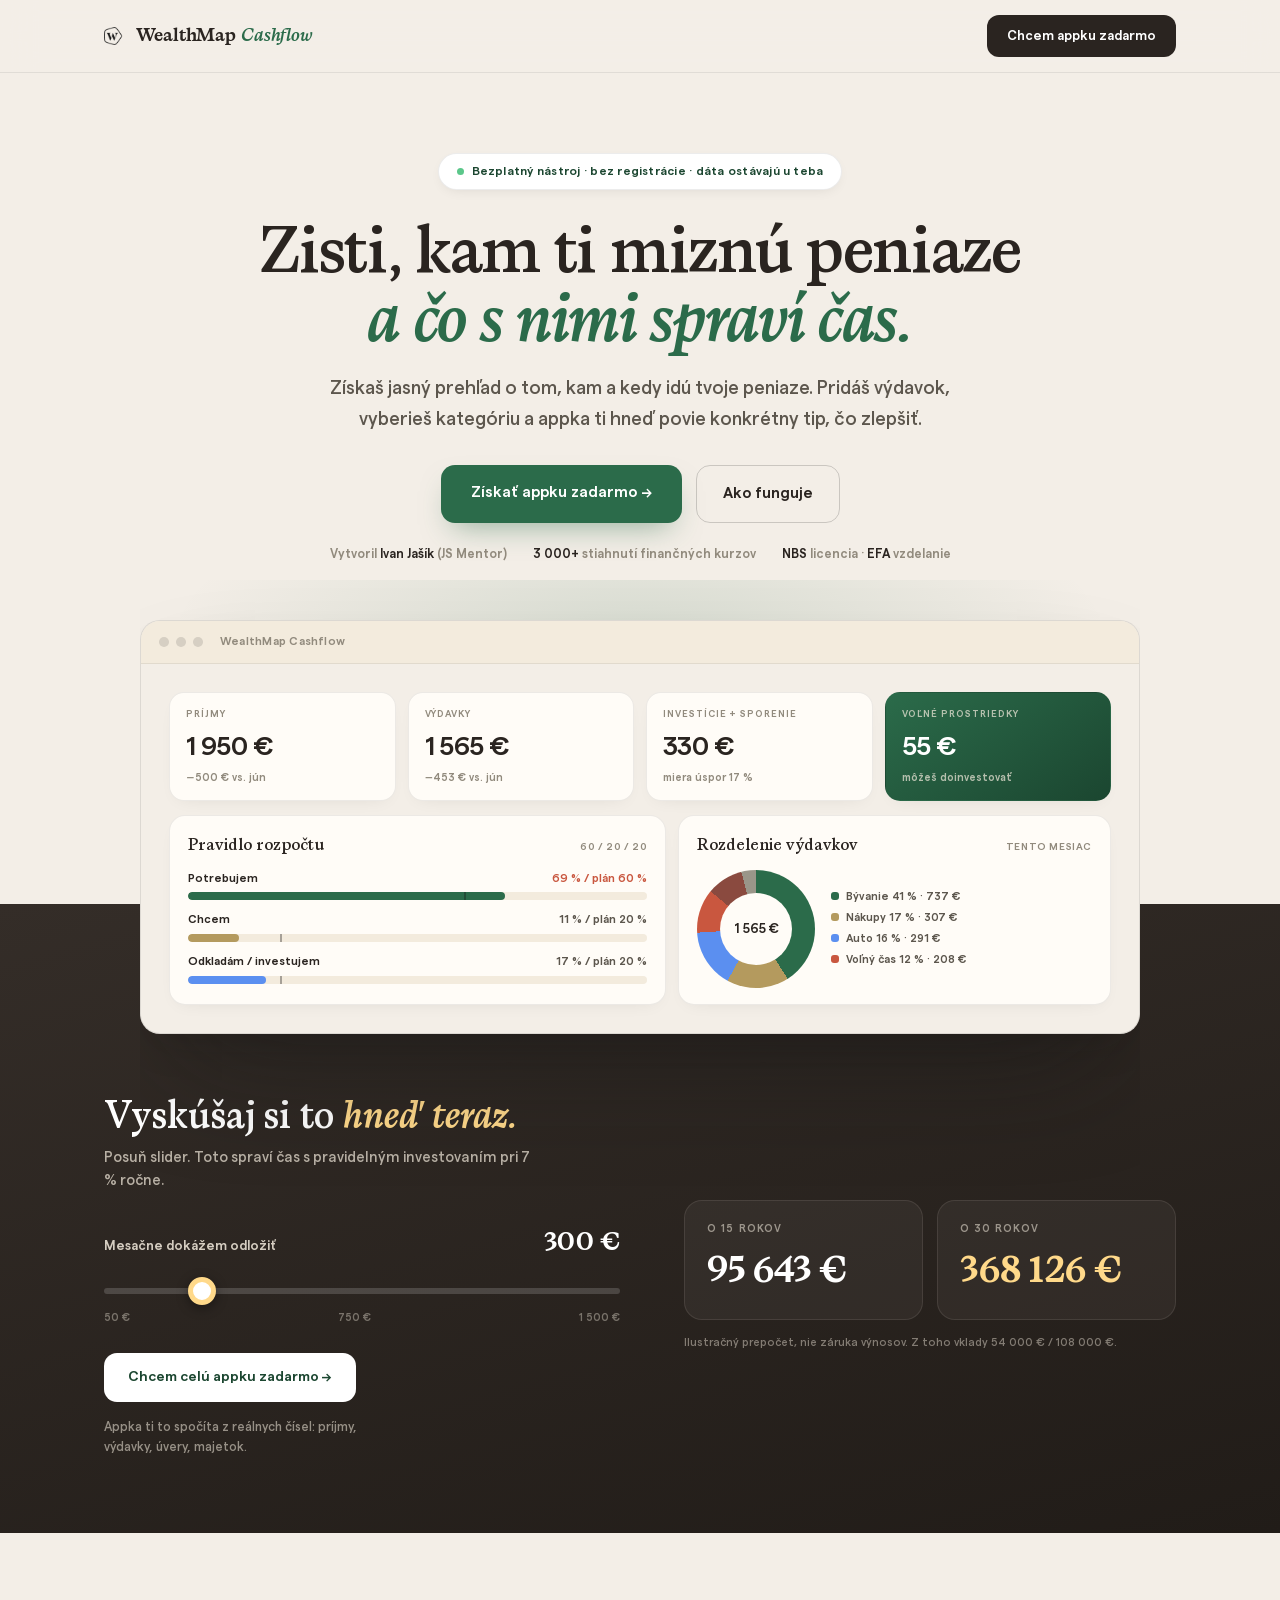
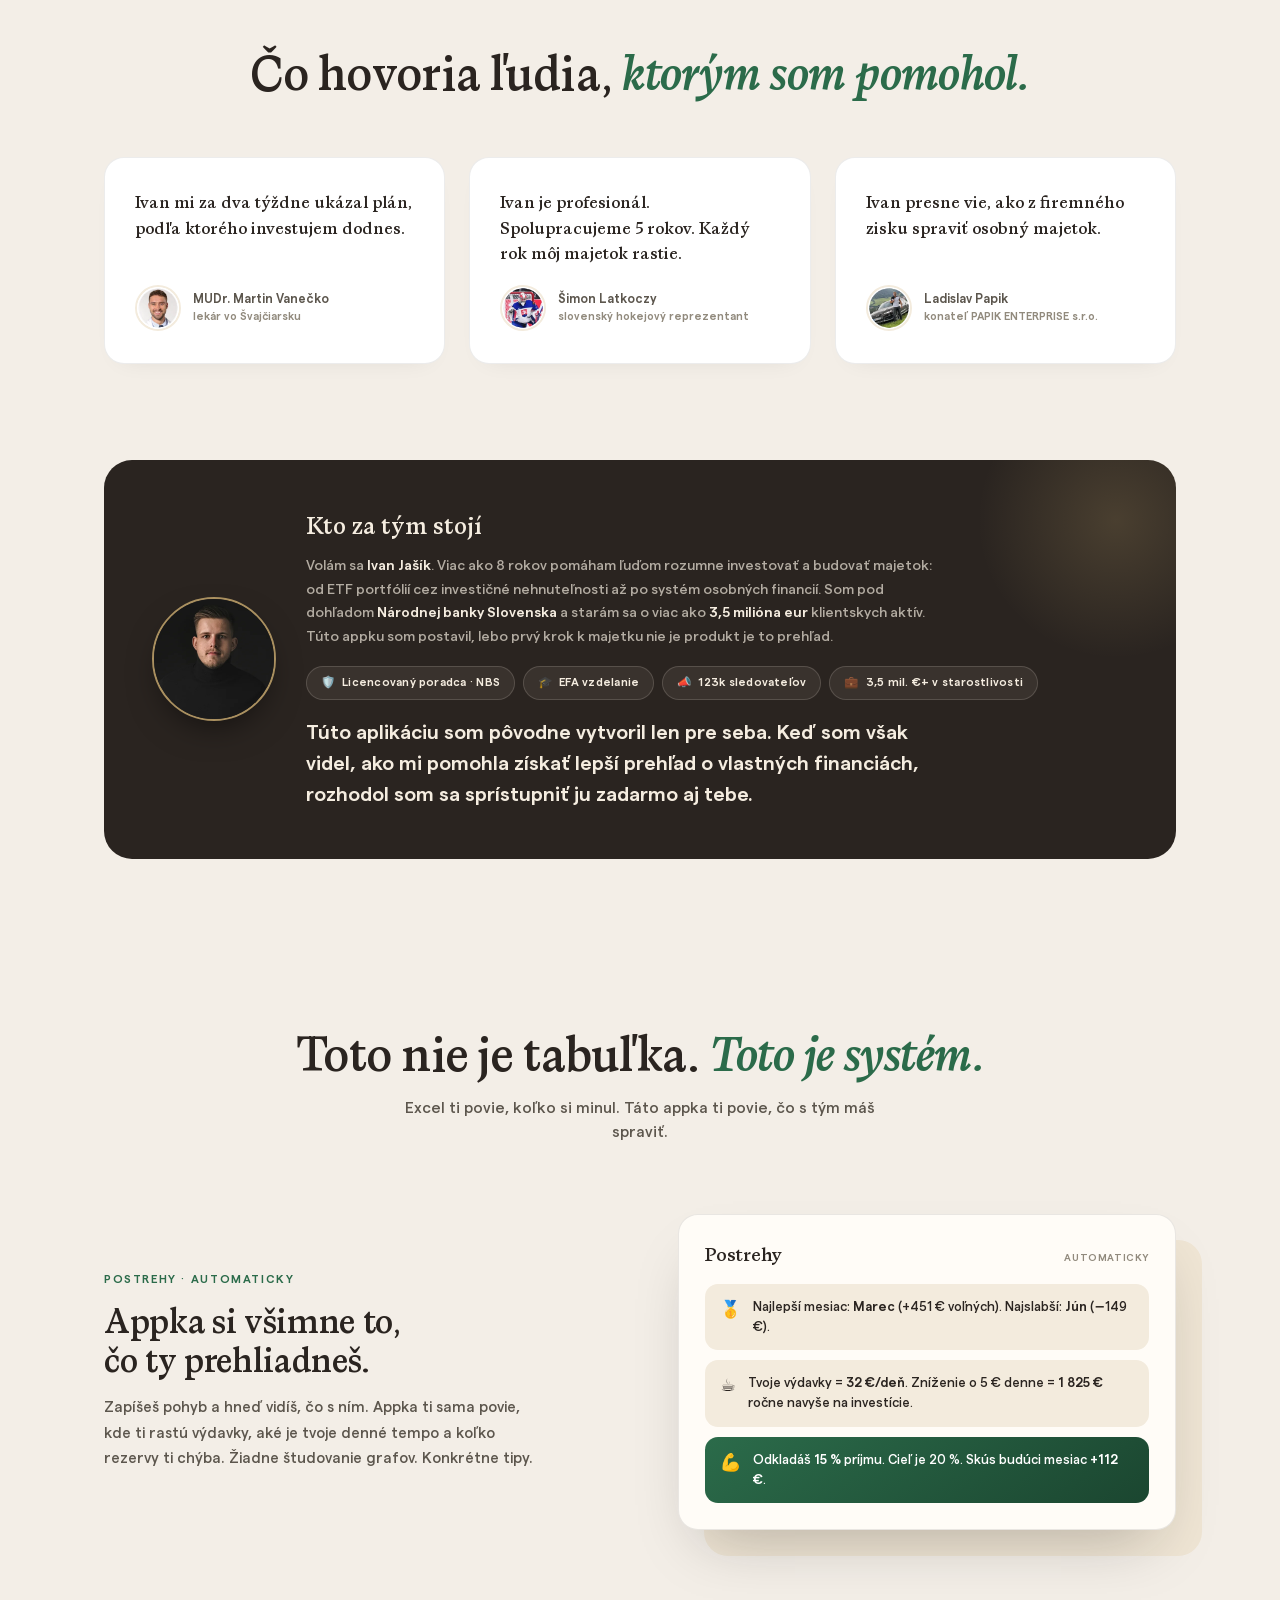
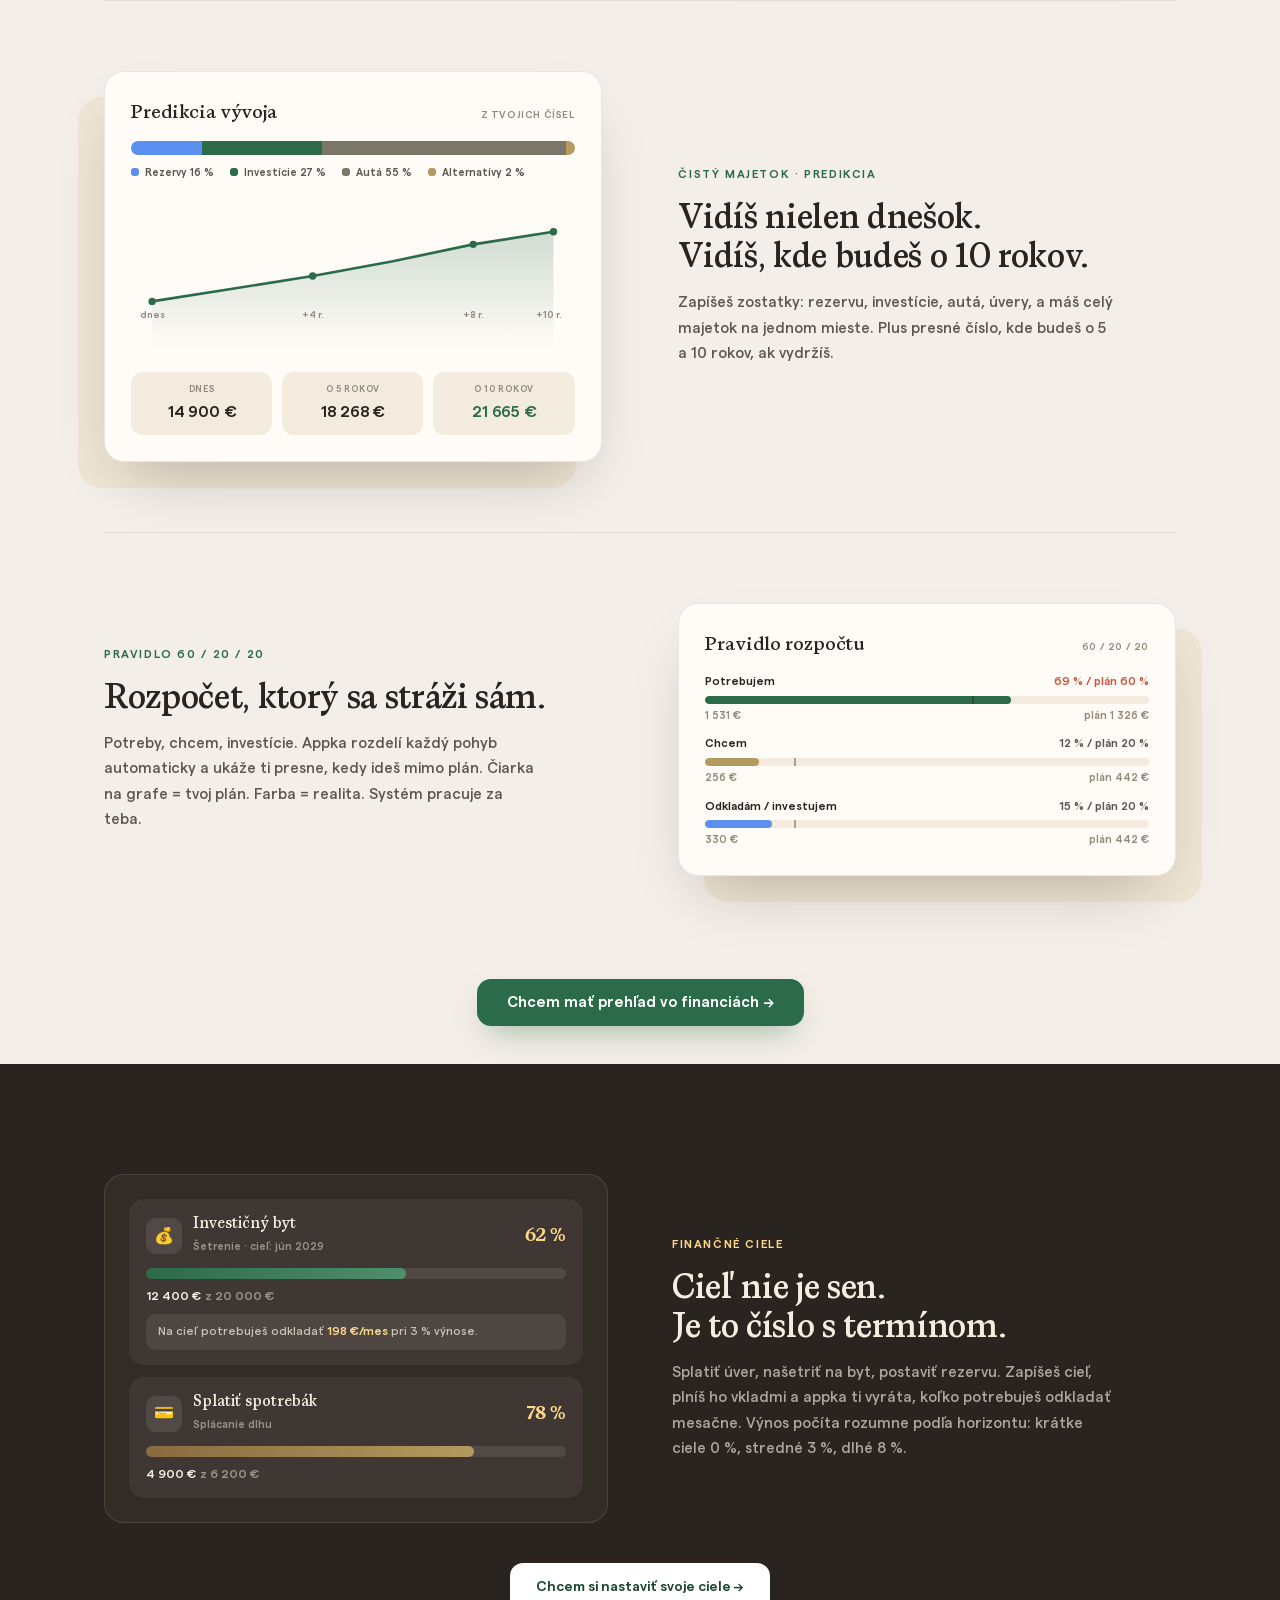
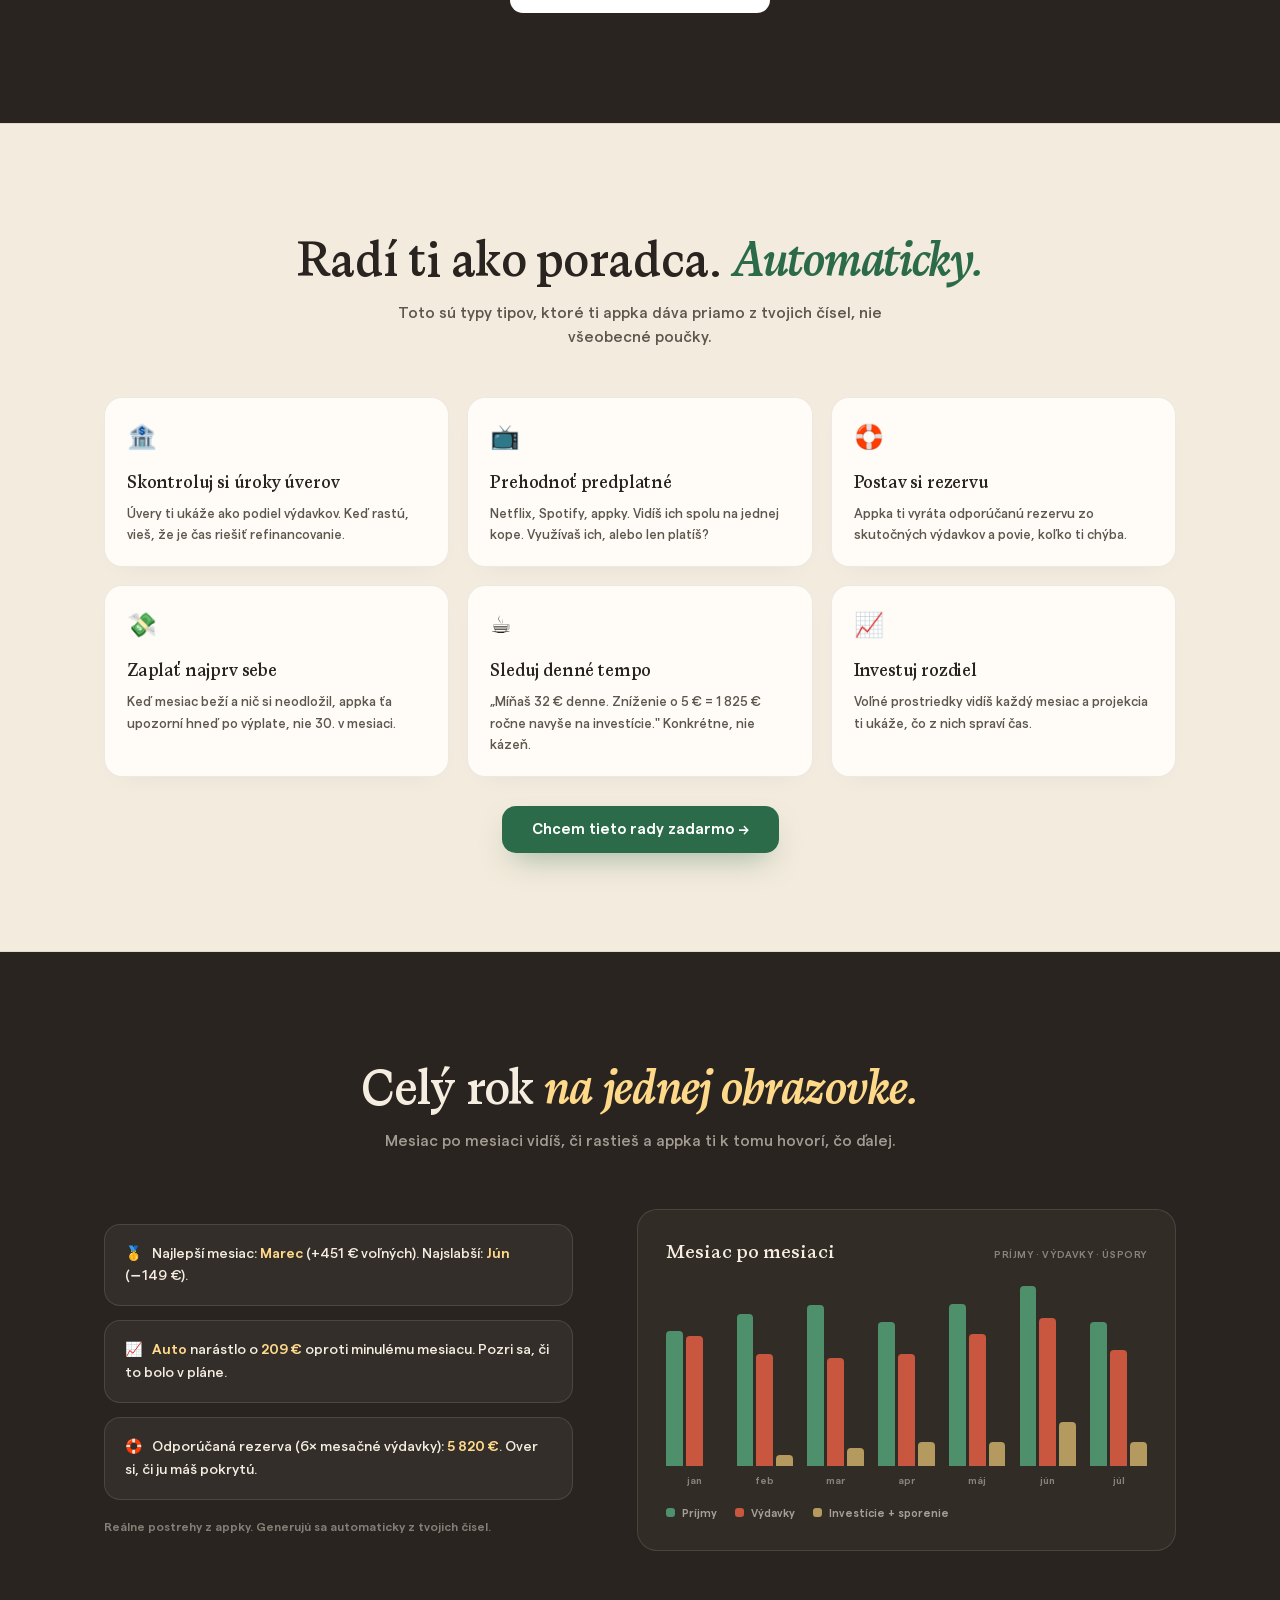
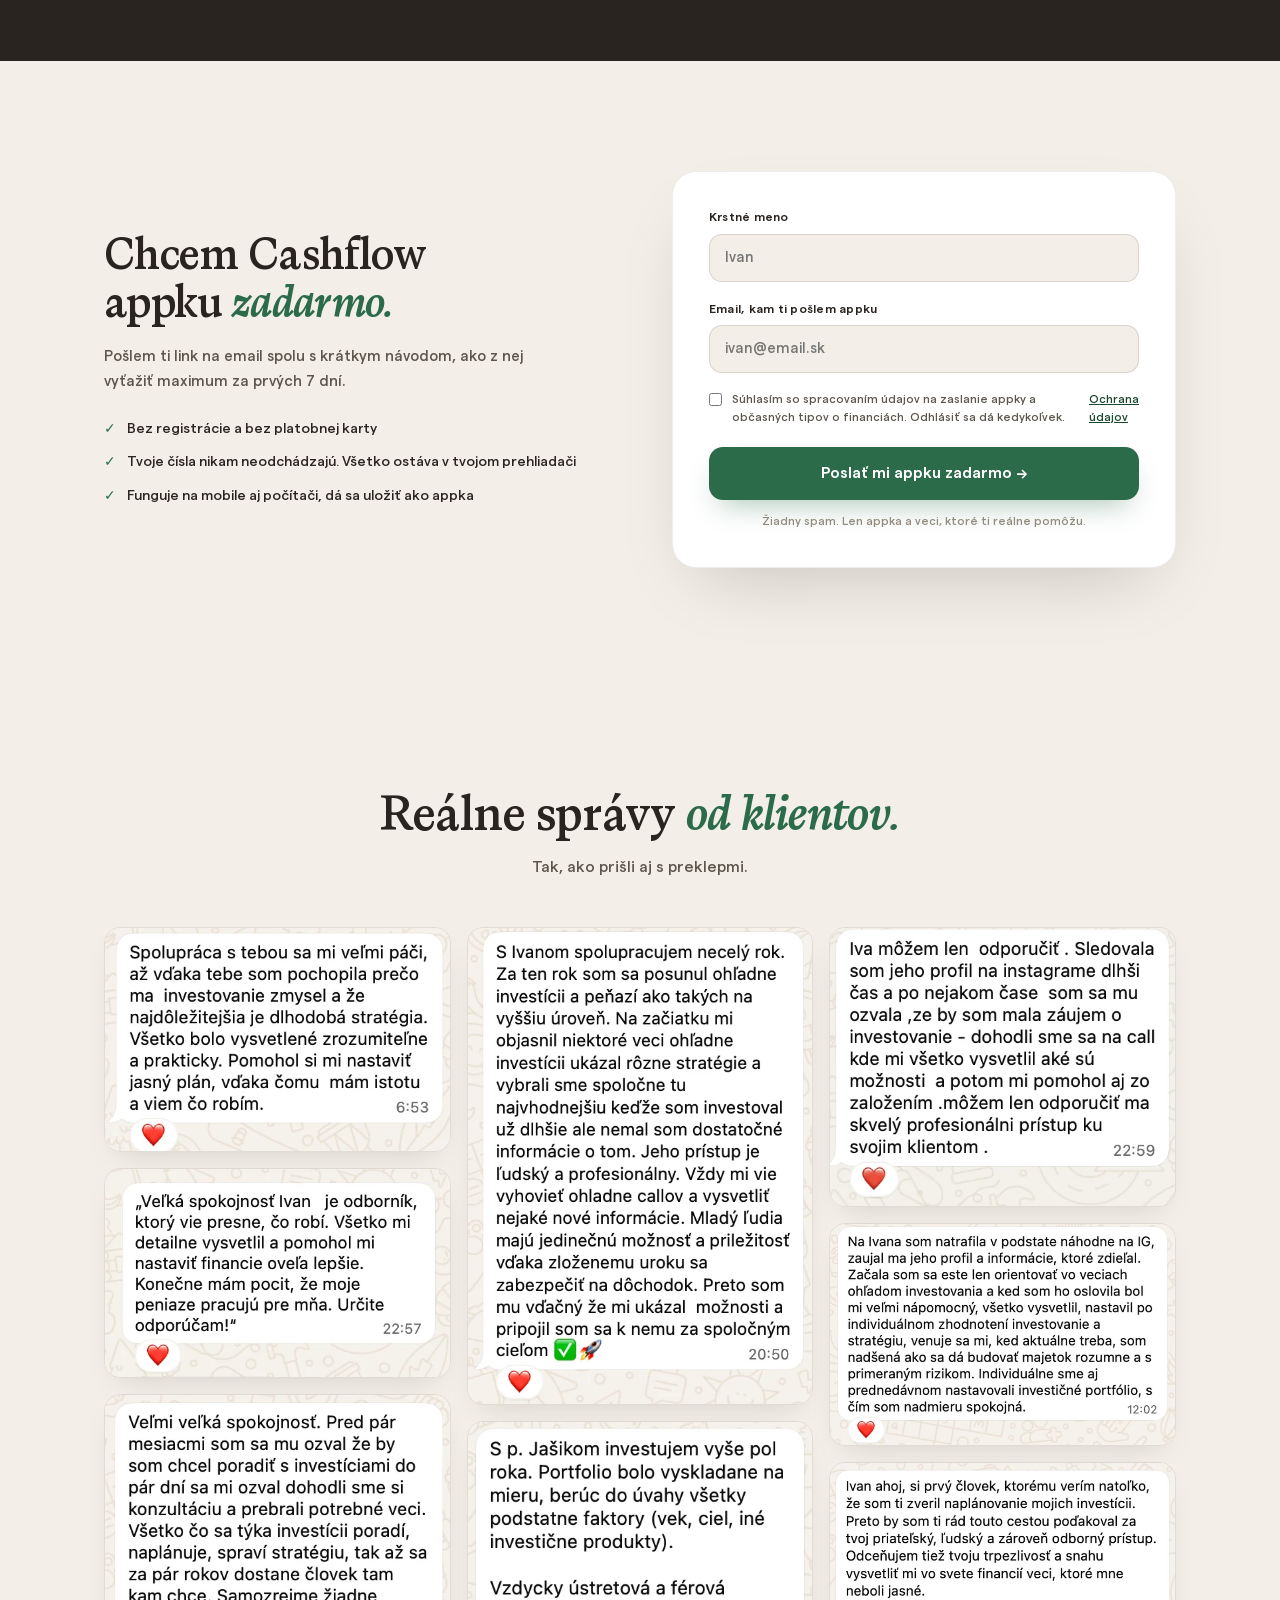
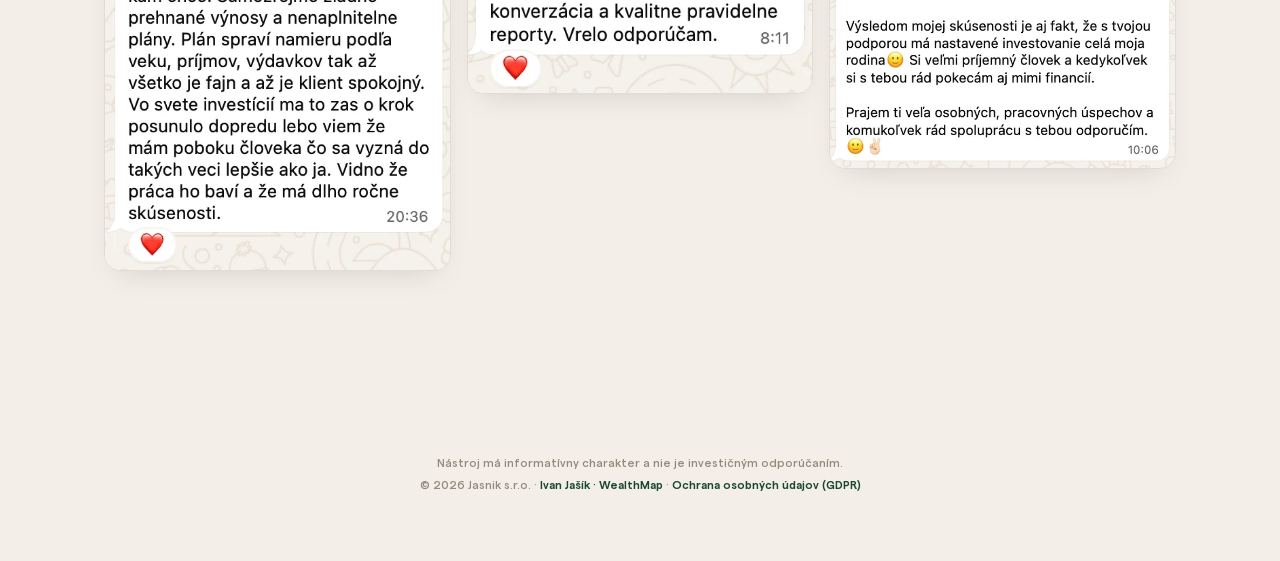
<file: index.html>
<!DOCTYPE html>
<html lang="sk">
<head>
<meta charset="UTF-8">
<meta name="viewport" content="width=device-width, initial-scale=1.0, viewport-fit=cover">
<title>WealthMap Cashflow: zisti, kam ti miznú peniaze a čo s nimi spraví čas</title>
<meta name="description" content="Bezplatná appka, ktorá ti ukáže kam idú tvoje peniaze, koľko dokážeš investovať a aký majetok z toho vyrastie. Bez registrácie, dáta ostávajú u teba.">
<style>
  @font-face{font-family:'Calvino';src:url([data-uri]) format('woff2');font-weight:400 600;font-style:normal;font-display:swap}
  @font-face{font-family:'Calvino';src:url([data-uri]) format('woff2');font-weight:700 800;font-style:normal;font-display:swap}
  @font-face{font-family:'Calvino';src:url([data-uri]) format('woff2');font-weight:400 800;font-style:italic;font-display:swap}
  @font-face{font-family:'Matter';src:url([data-uri]) format('woff2');font-weight:400;font-display:swap}
  @font-face{font-family:'Matter';src:url([data-uri]) format('woff2');font-weight:500 600;font-display:swap}
  @font-face{font-family:'Matter';src:url([data-uri]) format('woff2');font-weight:700 800;font-display:swap}
  :root{
    --bg:#f3eee7; --paper:#FFFCF7; --card:#F3EBDD; --panel:#EFE5D4; --ink:#2a2420; --muted:#5C564D; --faint:#918A7D;
    --green:#2B6B4A; --green-d:#1B4630; --glow:#5BC78A; --gold:#B49A5E; --red:#C9573F; --blue:#5B8FF0; --hair:rgba(20,20,20,.08);
    --ds:'Calvino',Georgia,serif; --bs:'Matter',system-ui,sans-serif;
  }
  *{margin:0;padding:0;box-sizing:border-box}
  html{scroll-behavior:smooth;overflow-x:hidden;overflow-x:clip}
  body{background:var(--bg);color:var(--ink);font-family:var(--bs);-webkit-font-smoothing:antialiased;line-height:1.55;overflow-x:hidden;overflow-x:clip}
  .wrap{max-width:1120px;margin:0 auto;padding:0 24px}
  a{color:inherit}

  .rv{opacity:0;transform:translateY(22px);transition:opacity .7s ease,transform .7s ease}
  .rv.in{opacity:1;transform:none}
  .nbtn-short{display:none}
  @media(prefers-reduced-motion:reduce){.rv{opacity:1;transform:none;transition:none}*{transition:none!important;animation:none!important;scroll-behavior:auto}}

  nav{position:sticky;top:0;z-index:60;background:color-mix(in srgb,var(--bg) 88%,transparent);backdrop-filter:blur(16px);-webkit-backdrop-filter:blur(16px);border-bottom:1px solid var(--hair)}
  .nv{display:flex;align-items:center;justify-content:space-between;gap:16px;padding:15px 0}
  .logo{font-family:var(--ds);font-weight:700;font-size:19px;letter-spacing:-.01em;display:flex;align-items:center;min-width:0;white-space:nowrap}
  .logo i,.logo-sub{font-style:italic;color:var(--green);font-weight:600}
  .logo-sub{margin-left:.28em}
  .nbtn{background:var(--ink);color:#fff;text-decoration:none;font-size:13px;font-weight:800;padding:11px 20px;border-radius:12px;transition:background .2s,transform .2s;flex-shrink:0;white-space:nowrap}
  .nbtn:hover{background:var(--green-d);transform:translateY(-1px)}

  @media(max-width:720px){
    .wrap{padding:0 14px}
    .nv{padding:13px 0;gap:10px;flex-wrap:nowrap;align-items:center}
    .logo{font-size:17px;min-width:0;gap:0;letter-spacing:-.015em}
    .logo img{height:26px!important;width:auto!important;vertical-align:middle!important;margin-right:8px!important;flex-shrink:0}
    .logo-sub{display:inline;margin-left:.22em}
    .nbtn{flex-shrink:0;font-size:13.5px;padding:11px 14px;border-radius:12px;white-space:nowrap;line-height:1.2}
    .nbtn-full{display:none}
    .nbtn-short{display:inline}
    .eyebrow{max-width:100%;box-sizing:border-box;white-space:normal;line-height:1.35;padding:8px 14px;font-size:11.5px;border-radius:16px}
    .hcta{flex-direction:column;align-items:stretch;gap:10px}
    .btn-p,.btn-s{width:100%;text-align:center;padding:15px 18px;box-sizing:border-box}
    .trust{gap:6px 16px}
    .hero,.heroshot{overflow-x:clip;max-width:100%}
    .heroshot::before{inset:-24px 0 auto;width:100%;left:0;right:0}
    .browser{max-width:100%;box-shadow:0 28px 56px -28px rgba(20,20,20,.4),0 12px 24px -16px rgba(20,20,20,.2)}
    .about::after{right:-40px;top:-40px;width:180px;height:180px}
  }
  @media(max-width:400px){
    .wrap{padding:0 12px}
    .nv{gap:8px;padding:12px 0}
    .logo{font-size:15.5px}
    .logo img{height:24px!important;margin-right:7px!important}
    .nbtn{font-size:12.5px;padding:10px 12px;border-radius:11px}
  }

  /* HERO */
  .hero{padding:clamp(48px,7vw,80px) 0 0;text-align:center;position:relative;overflow-x:clip}
  .eyebrow{display:inline-flex;align-items:center;gap:8px;background:#fff;border:1px solid var(--hair);border-radius:99px;padding:8px 18px;font-size:12px;font-weight:800;color:var(--green-d);margin-bottom:26px;letter-spacing:.02em;box-shadow:0 4px 14px -6px rgba(20,20,20,.12)}
  .eyebrow::before{content:"";width:7px;height:7px;border-radius:50%;background:var(--glow)}
  h1{text-wrap:balance;font-family:var(--ds);font-weight:600;font-size:clamp(38px,6vw,66px);line-height:1.05;letter-spacing:-.02em;max-width:860px;margin:0 auto 20px}
  h1 em{font-style:italic;color:var(--green)}
  .sub{font-size:clamp(15px,2vw,18.5px);font-weight:500;color:var(--muted);max-width:640px;margin:0 auto 30px;line-height:1.65}
  .hcta{display:flex;justify-content:center;gap:14px;flex-wrap:wrap;margin-bottom:22px}
  .btn-p{background:var(--green);color:#fff;text-decoration:none;font-size:15px;font-weight:800;padding:16px 30px;border-radius:14px;transition:.2s;box-shadow:0 14px 30px -12px rgba(43,107,74,.5)}
  .btn-p:hover{background:var(--green-d);transform:translateY(-2px)}
  .btn-s{background:transparent;color:var(--ink);text-decoration:none;font-size:15px;font-weight:800;padding:16px 26px;border-radius:14px;border:1.5px solid rgba(20,20,20,.18);transition:.2s}
  .btn-s:hover{border-color:var(--ink)}
  .trust{display:flex;flex-wrap:wrap;justify-content:center;gap:8px 26px;font-size:12.5px;font-weight:700;color:var(--faint);margin-bottom:clamp(36px,6vw,56px)}
  .trust b{color:var(--ink);font-weight:800}

  /* ===== ŽIVÝ DASHBOARD (natívne UI appky) ===== */
  .heroshot{position:relative;max-width:min(1000px,100%);margin:0 auto;z-index:2;text-align:left;overflow-x:clip}
  .heroshot::before{content:"";position:absolute;inset:-40px -60px auto;height:70%;background:radial-gradient(60% 80% at 50% 20%,rgba(43,107,74,.14),transparent 70%);z-index:-1;pointer-events:none}
  .browser{border-radius:20px;overflow:hidden;border:1px solid rgba(20,20,20,.1);box-shadow:0 60px 120px -40px rgba(20,20,20,.45),0 20px 40px -20px rgba(20,20,20,.25);background:var(--bg)}
  .bbar{display:flex;align-items:center;gap:7px;background:var(--card);border-bottom:1px solid var(--hair);padding:12px 18px}
  .bbar span{width:10px;height:10px;border-radius:50%;background:rgba(20,20,20,.13)}
  .bbar i{font-style:normal;font-size:11.5px;font-weight:700;color:var(--faint);margin-left:10px;letter-spacing:.02em}
  .app{padding:clamp(16px,2.6vw,28px)}
  .kpis{display:grid;grid-template-columns:repeat(4,1fr);gap:12px;margin-bottom:14px}
  @media(max-width:760px){.kpis{grid-template-columns:1fr 1fr}}
  .kpi{background:var(--paper);border:1px solid var(--hair);border-radius:15px;padding:14px 16px;box-shadow:0 6px 18px -10px rgba(20,20,20,.1)}
  .kpi .kl{font-size:9.5px;font-weight:800;letter-spacing:.1em;text-transform:uppercase;color:var(--faint);margin-bottom:5px}
  .kpi .kv{font-size:clamp(19px,2.4vw,26px);font-weight:800;letter-spacing:-.02em}
  .kpi .ks{font-size:10.5px;font-weight:700;color:var(--faint);margin-top:3px}
  .kpi.gr{background:linear-gradient(145deg,#2B6B4A,#1B4630);border-color:transparent;color:#fff}
  .kpi.gr .kl,.kpi.gr .ks{color:rgba(243,235,221,.7)}
  .apppanels{display:grid;grid-template-columns:1.15fr 1fr;gap:12px}
  @media(max-width:760px){.apppanels{grid-template-columns:1fr}}
  .apanel{background:var(--paper);border:1px solid var(--hair);border-radius:16px;padding:16px 18px;box-shadow:0 6px 18px -10px rgba(20,20,20,.1)}
  .apanel h4{font-family:var(--ds);font-size:16.5px;font-weight:600;margin-bottom:12px;display:flex;justify-content:space-between;align-items:baseline}
  .apanel h4 small{font-family:var(--bs);font-size:10px;font-weight:800;color:var(--faint);letter-spacing:.06em}
  .rl{margin-bottom:11px}
  .rl .rt{display:flex;justify-content:space-between;font-size:11.5px;font-weight:800;margin-bottom:5px}
  .rl .rt b{color:var(--muted);font-weight:800}
  .rl .rt .over{color:var(--red)}
  .bar{height:8px;border-radius:5px;background:var(--card);overflow:hidden;position:relative}
  .bar::after{content:"";position:absolute;left:var(--plan,60%);top:-2px;bottom:-2px;width:2px;background:rgba(20,20,20,.35)}
  .bar i{display:block;height:100%;border-radius:5px;background:var(--green);width:0;transition:width 1.1s cubic-bezier(.2,.7,.2,1)}
  .bar i.gold{background:var(--gold)}
  .bar i.blue{background:var(--blue)}
  .in .bar i{width:var(--w)}
  .donutrow{display:flex;gap:16px;align-items:center}
  .donut{width:118px;height:118px;border-radius:50%;flex-shrink:0;background:conic-gradient(var(--green) 0 41%,var(--gold) 41% 58%,var(--blue) 58% 74%,var(--red) 74% 86%,#8a4a3f 86% 96%,#9a9689 96% 100%);display:grid;place-items:center;transform:rotate(-90deg);opacity:0;transition:transform 1s ease,opacity .8s ease}
  .in .donut{transform:rotate(0);opacity:1}
  .donut::after{content:"";width:72px;height:72px;border-radius:50%;background:var(--paper)}
  .donut b{position:absolute;transform:rotate(90deg);font-size:13px;font-weight:800}
  .in .donut b{transform:rotate(0)}
  .dleg{font-size:11px;font-weight:700;color:var(--muted);line-height:1.9}
  .dleg i{display:inline-block;width:8px;height:8px;border-radius:3px;margin-right:7px}

  /* TEASER BAND */
  .teaserband{background:linear-gradient(165deg,#342d28,#211c18);margin-top:-130px;padding:190px 0 76px;color:#fff}
  @media(max-width:700px){.teaserband{margin-top:-70px;padding-top:120px}}
  .trow{display:grid;grid-template-columns:1.05fr 1fr;gap:clamp(28px,5vw,70px);align-items:center}
  @media(max-width:820px){.trow{grid-template-columns:1fr}}
  .teaser .tt{text-wrap:balance;font-family:var(--ds);font-size:clamp(26px,3.6vw,38px);font-weight:600;line-height:1.15;margin-bottom:10px}
  .teaser .tt em{font-style:italic;color:#FFD98A}
  .teaser .ts{font-size:14.5px;font-weight:600;color:rgba(243,235,221,.7);margin-bottom:30px;max-width:440px}
  .sliderbox label{display:flex;justify-content:space-between;align-items:baseline;font-size:13px;font-weight:800;color:rgba(243,235,221,.85);margin-bottom:14px}
  .sliderbox label b{font-size:26px;color:#fff;font-family:var(--ds)}
  input[type=range]{width:100%;appearance:none;height:6px;border-radius:99px;background:rgba(255,255,255,.16);outline:none}
  input[type=range]::-webkit-slider-thumb{appearance:none;width:28px;height:28px;border-radius:50%;background:#fff;cursor:pointer;box-shadow:0 3px 12px rgba(0,0,0,.4);border:5px solid #FFD98A}
  input[type=range]::-moz-range-thumb{width:18px;height:18px;border-radius:50%;background:#fff;border:5px solid #FFD98A;cursor:pointer}
  .rmarks{display:flex;justify-content:space-between;font-size:10.5px;font-weight:700;color:rgba(243,235,221,.4);margin-top:9px}
  .tres{display:grid;grid-template-columns:1fr 1fr;gap:14px}
  .tcell{background:rgba(245,237,224,.05);border:1px solid rgba(245,237,224,.1);border-radius:18px;padding:20px 22px}
  .tcell .l{font-size:10.5px;font-weight:800;letter-spacing:.1em;text-transform:uppercase;color:rgba(243,235,221,.55);margin-bottom:6px}
  .tcell .v{font-family:var(--ds);font-size:clamp(26px,3vw,36px);font-weight:700;color:#fff}
  .tcell.big .v{color:#FFD98A}
  .tnote{grid-column:1/-1;font-size:11px;font-weight:600;color:rgba(243,235,221,.45)}
  .tcta{margin-top:26px;display:flex;flex-wrap:wrap;align-items:center;gap:16px}
  .tcta a{background:#fff;color:var(--green-d);text-decoration:none;font-weight:800;font-size:14px;padding:14px 24px;border-radius:13px;transition:.2s}
  .tcta a:hover{transform:translateY(-2px)}
  .tcta span{font-size:12.5px;font-weight:600;color:rgba(243,235,221,.55);max-width:280px}

  /* FEATURES */
  .features{padding:clamp(70px,9vw,110px) 0 clamp(20px,4vw,50px)}
  .sh{text-wrap:balance;font-family:var(--ds);font-weight:600;font-size:clamp(30px,4.4vw,48px);letter-spacing:-.015em;text-align:center;line-height:1.1;margin-bottom:14px}
  .sh em{font-style:italic;color:var(--green)}
  .shs{text-align:center;color:var(--muted);font-weight:500;font-size:15.5px;max-width:520px;margin:0 auto}
  .frow{display:grid;grid-template-columns:1fr 1fr;gap:clamp(26px,6vw,90px);align-items:center;padding:clamp(40px,6vw,70px) 0}
  .frow+.frow{border-top:1px solid var(--hair)}
  @media(max-width:840px){
    .frow{grid-template-columns:1fr;gap:24px;padding:40px 0}
    .frow .fmedia{order:-1;margin:0}
    .fmedia::before{display:none}
    .fcardui{box-shadow:0 14px 30px -18px rgba(20,20,20,.18)}
  }
  .fkicker{font-size:11.5px;font-weight:800;letter-spacing:.14em;text-transform:uppercase;color:var(--green);margin-bottom:14px}
  .frow h3{text-wrap:balance;font-family:var(--ds);font-size:clamp(25px,3vw,34px);font-weight:600;letter-spacing:-.01em;line-height:1.15;margin-bottom:14px}
  .frow>div>p{font-size:15px;font-weight:500;color:var(--muted);line-height:1.7;max-width:440px}
  .fmedia{position:relative}
  .fmedia::before{content:"";position:absolute;inset:26px -26px -26px 26px;background:var(--panel);border-radius:24px;z-index:0}
  .fmedia.alt::before{inset:26px 26px -26px -26px}
  .fcardui{position:relative;z-index:1;background:var(--paper);border:1px solid rgba(20,20,20,.09);border-radius:20px;padding:clamp(18px,2.6vw,26px);box-shadow:0 30px 60px -25px rgba(20,20,20,.28)}
  .fcardui h4{font-family:var(--ds);font-size:19px;font-weight:600;margin-bottom:14px;display:flex;justify-content:space-between;align-items:baseline}
  .fcardui h4 small{font-family:var(--bs);font-size:10px;font-weight:800;color:var(--faint);letter-spacing:.06em}

  .insight{display:flex;gap:12px;background:var(--card);border-radius:13px;padding:13px 15px;margin-bottom:10px;font-size:13px;font-weight:600;line-height:1.55;align-items:flex-start}
  .insight:last-child{margin-bottom:0}
  .insight .ie{font-size:17px;flex-shrink:0}
  .insight.hl{background:linear-gradient(145deg,#2B6B4A,#1B4630);color:#fff}
  .insight b{font-weight:800}

  .alloc{display:flex;height:14px;border-radius:8px;overflow:hidden;margin-bottom:10px}
  .alloc i{display:block;height:100%}
  .alleg{display:flex;flex-wrap:wrap;gap:6px 16px;font-size:10.5px;font-weight:700;color:var(--muted);margin-bottom:18px}
  .alleg i{display:inline-block;width:8px;height:8px;border-radius:3px;margin-right:6px}
  .chart{width:100%;height:auto;display:block}
  .chart .line{fill:none;stroke:var(--green);stroke-width:2.5;stroke-dasharray:600;stroke-dashoffset:600;transition:stroke-dashoffset 1.6s ease .2s}
  .in .chart .line{stroke-dashoffset:0}
  .chart .area{fill:url(#gfill);opacity:0;transition:opacity 1s ease .8s}
  .in .chart .area{opacity:1}
  .chart .dot{fill:var(--green)}
  .chart text{font-family:var(--bs);font-size:9px;font-weight:700;fill:var(--faint)}
  .statcells{display:grid;grid-template-columns:repeat(3,1fr);gap:10px;margin-top:14px}
  .scell{background:var(--card);border-radius:12px;padding:11px 12px;text-align:center}
  .scell .l{font-size:9px;font-weight:800;letter-spacing:.08em;text-transform:uppercase;color:var(--faint);margin-bottom:3px}
  .scell .v{font-size:15.5px;font-weight:800;letter-spacing:-.01em}
  .scell.g .v{color:var(--green)}

  /* TIPY */
  .tipsec{background:var(--card);border-top:1px solid var(--hair);border-bottom:1px solid var(--hair);padding:clamp(70px,9vw,110px) 0}
  .tipgrid{display:grid;grid-template-columns:repeat(3,1fr);gap:clamp(12px,2vw,18px);margin-top:clamp(32px,5vw,48px)}
  @media(max-width:840px){.tipgrid{grid-template-columns:1fr}}
  .tipc{background:var(--paper);border:1px solid var(--hair);border-radius:18px;padding:22px 22px 20px;box-shadow:0 10px 26px -18px rgba(20,20,20,.1)}
  .tipc .te{font-size:24px;display:block;margin-bottom:12px}
  .tipc b{display:block;font-family:var(--ds);font-size:17.5px;font-weight:600;margin-bottom:7px;letter-spacing:-.01em}
  .tipc p{font-size:13px;font-weight:500;color:var(--muted);line-height:1.65}

  .goalmock{background:var(--card);border-radius:15px;padding:15px 17px;margin-bottom:12px}
  .goalmock:last-child{margin-bottom:0}
  .gmh{display:flex;align-items:center;gap:11px;margin-bottom:10px}
  .gmi{width:36px;height:36px;border-radius:10px;background:var(--paper);display:grid;place-items:center;font-size:16px;flex-shrink:0}
  .gmt{flex:1;min-width:0}
  .gmt b{display:block;font-family:var(--ds);font-size:15.5px;font-weight:600;line-height:1.2}
  .gmt small{font-size:10.5px;font-weight:700;color:var(--faint)}
  .gmp{font-family:var(--ds);font-size:19px;font-weight:700;color:var(--green)}
  .gmbar{height:11px;border-radius:7px;background:var(--paper);overflow:hidden;margin-bottom:8px}
  .gmbar i{display:block;height:100%;border-radius:7px;background:linear-gradient(90deg,#2B6B4A,#4E8F6C);width:0;transition:width 1s cubic-bezier(.2,.7,.2,1)}
  .gmbar i.d{background:linear-gradient(90deg,#8a6a3e,#B49A5E)}
  .in .gmbar i{width:var(--w)}
  .gmn{font-size:12px;font-weight:800}
  .gmn span{color:var(--faint);font-weight:700}
  .gmnote{font-size:11.5px;font-weight:600;color:var(--muted);background:var(--paper);border-radius:10px;padding:9px 12px;margin-top:9px}
  .gmnote b{color:var(--ink)}

  .goalsband{padding:clamp(70px,9vw,110px) 0}
  .goalsband .bgrid{margin-top:0;grid-template-columns:1fr 1fr}
  .gbcard{background:rgba(245,237,224,.04);border:1px solid rgba(245,237,224,.12);border-radius:20px;padding:clamp(16px,2.4vw,24px)}
  .gm-dark{background:rgba(245,237,224,.06);border-radius:15px;padding:15px 17px;margin-bottom:12px}
  .gm-dark:last-child{margin-bottom:0}
  .gm-dark .gmi{background:rgba(245,237,224,.1)}
  .gm-dark .gmt b{color:#F5EDE0}
  .gm-dark .gmt small{color:rgba(245,237,224,.5)}
  .gm-dark .gmp{color:#FFD98A}
  .gm-dark .gmbar{background:rgba(245,237,224,.1)}
  .gm-dark .gmn{color:#F5EDE0}
  .gm-dark .gmn span{color:rgba(245,237,224,.5)}
  .gm-dark .gmnote{background:rgba(245,237,224,.08);color:rgba(245,237,224,.75)}
  .gm-dark .gmnote b{color:#FFD98A}

  /* BLACK BAND */
  .black{background:#2a2420;color:#F5EDE0;padding:clamp(70px,9vw,110px) 0}
  .black .sh{color:#F5EDE0}
  .black .sh em{color:#FFD98A}
  .black .shs{color:rgba(245,237,224,.6)}
  .bgrid{display:grid;grid-template-columns:1fr 1.15fr;gap:clamp(24px,5vw,70px);align-items:center;margin-top:clamp(32px,5vw,56px)}
  @media(max-width:840px){.bgrid{grid-template-columns:1fr}.goalsband .bgrid{grid-template-columns:1fr}.gmt small{display:block}}
  .chip{background:rgba(245,237,224,.05);border:1px solid rgba(245,237,224,.12);border-radius:16px;padding:18px 20px;margin-bottom:14px;font-size:14px;font-weight:600;line-height:1.6}
  .chip b{color:#FFD98A}
  .chip .ce{margin-right:10px}
  .bnote{font-size:12px;font-weight:700;color:rgba(245,237,224,.45);margin-top:18px}
  .bchartcard{background:rgba(245,237,224,.04);border:1px solid rgba(245,237,224,.12);border-radius:20px;padding:clamp(18px,2.6vw,28px)}
  .bchartcard h4{font-family:var(--ds);font-size:19px;font-weight:600;margin-bottom:18px;display:flex;justify-content:space-between;align-items:baseline}
  .bchartcard h4 small{font-family:var(--bs);font-size:10px;font-weight:800;color:rgba(245,237,224,.45);letter-spacing:.06em}
  .bars{display:flex;align-items:flex-end;gap:clamp(6px,1.4vw,14px);height:180px}
  .bg-g{flex:1;display:flex;align-items:flex-end;gap:3px;height:100%}
  .bg-g i{flex:1;border-radius:4px 4px 0 0;height:0;transition:height 1s cubic-bezier(.2,.7,.2,1)}
  .in .bg-g i{height:var(--h)}
  .bg-g .inc{background:#4E8F6C}
  .bg-g .exp{background:#C9573F}
  .bg-g .sav{background:#B49A5E}
  .bxl{display:flex;gap:clamp(6px,1.4vw,14px);margin-top:8px}
  .bxl span{flex:1;text-align:center;font-size:10px;font-weight:700;color:rgba(245,237,224,.45)}
  .bleg{display:flex;gap:18px;font-size:11px;font-weight:700;color:rgba(245,237,224,.6);margin-top:16px}
  .bleg i{display:inline-block;width:9px;height:9px;border-radius:3px;margin-right:7px}

  /* FORM */
  .formsec{padding:clamp(70px,9vw,110px) 0}
  .fgrid{display:grid;grid-template-columns:1fr 1fr;gap:clamp(30px,5vw,80px);align-items:center}
  @media(max-width:840px){.fgrid{grid-template-columns:1fr}}
  .fleft h2{text-wrap:balance;font-family:var(--ds);font-size:clamp(30px,4vw,44px);font-weight:600;letter-spacing:-.015em;margin-bottom:16px;line-height:1.1}
  .fleft h2 em{font-style:italic;color:var(--green)}
  .fleft p{font-size:15px;color:var(--muted);font-weight:500;margin-bottom:24px;line-height:1.7;max-width:420px}
  .fchecks{display:flex;flex-direction:column;gap:12px}
  .fchecks div{display:flex;gap:11px;font-size:14px;font-weight:600;color:var(--ink)}
  .fchecks span{color:var(--green);font-weight:800}
  form{background:#fff;border:1px solid var(--hair);border-radius:24px;padding:clamp(24px,3.4vw,36px);box-shadow:0 30px 70px -30px rgba(20,20,20,.22)}
  .fl{font-size:12px;font-weight:800;color:var(--ink);margin-bottom:7px;display:block;letter-spacing:.02em}
  input[type=text],input[type=email],select{width:100%;border:1.5px solid rgba(20,20,20,.12);background:var(--bg);border-radius:13px;padding:14px 15px;font-family:var(--bs);font-size:14.5px;font-weight:600;color:var(--ink);margin-bottom:18px;outline:none;transition:border .2s}
  input:focus,select:focus{border-color:var(--green)}
  .gdpr{display:flex;gap:10px;align-items:flex-start;font-size:11.5px;font-weight:600;color:var(--muted);margin-bottom:20px;line-height:1.55}
  .gdpr input{margin-top:2px;accent-color:var(--green)}
  .gdpr a{color:var(--green-d)}
  .sbtn{width:100%;background:var(--green);color:#fff;border:0;border-radius:14px;padding:17px;font-family:var(--bs);font-size:15.5px;font-weight:800;cursor:pointer;transition:.2s;box-shadow:0 14px 30px -12px rgba(43,107,74,.45)}
  .sbtn:hover{background:var(--green-d);transform:translateY(-1px)}
  .sbtn:disabled{opacity:.6;cursor:wait;transform:none}
  .fnote{text-align:center;font-size:11.5px;font-weight:600;color:var(--faint);margin-top:13px}
  .success{display:none;text-align:center;padding:30px 8px}
  .success .se{font-size:46px;margin-bottom:14px}
  .success h3{font-family:var(--ds);font-size:26px;font-weight:600;margin-bottom:10px}
  .success p{font-size:14px;color:var(--muted);font-weight:600;margin-bottom:20px}
  .success a.go{display:inline-block;background:var(--green);color:#fff;text-decoration:none;font-weight:800;font-size:14.5px;padding:15px 26px;border-radius:13px}
  .success .up{margin-top:24px;padding-top:22px;border-top:1px solid var(--hair);font-size:13.5px;font-weight:600;color:var(--muted);line-height:1.6}
  .success .up a{color:var(--green-d);font-weight:800}

  .trustsec{padding:clamp(70px,9vw,120px) 0 clamp(56px,8vw,96px)}
  .aboutsec{padding:0 0 clamp(30px,5vw,60px)}
  /* PROOF */
  .proof{padding:clamp(70px,9vw,110px) 0 0!important}

  .wagrid{columns:3;column-gap:16px;margin:clamp(32px,5vw,48px) 0 0}
  @media(max-width:840px){.wagrid{columns:2}}
  @media(max-width:560px){.wagrid{columns:1}}
  .wa{width:100%;border-radius:16px;border:1px solid var(--hair);box-shadow:0 12px 30px -16px rgba(20,20,20,.18);margin-bottom:16px;break-inside:avoid;display:block}

  .proof{padding:0 0 96px}
  .quotes{display:grid;grid-template-columns:repeat(3,1fr);gap:clamp(16px,2.5vw,24px);margin-top:clamp(34px,5vw,56px)}
  @media(max-width:840px){.quotes{grid-template-columns:1fr}}
  .q{background:#fff;border:1px solid var(--hair);border-radius:20px;padding:32px 30px;display:flex;flex-direction:column;gap:18px;justify-content:space-between;font-size:14.5px;font-weight:500;color:var(--ink);line-height:1.7;box-shadow:0 10px 26px -18px rgba(20,20,20,.12)}
  .q p{font-family:var(--ds);font-size:17px;line-height:1.5;font-weight:500}
  .q b{display:flex;align-items:center;gap:12px;margin-top:0;font-size:12.5px;color:var(--muted);font-weight:800;line-height:1.4}
  .q b img{width:46px;height:46px;border-radius:50%;object-fit:cover;flex-shrink:0;border:2px solid var(--card)}
  .q b small{display:block;font-size:11px;font-weight:700;color:var(--faint)}

  /* ABOUT */
  .about{display:grid;grid-template-columns:auto 1fr;gap:30px;align-items:center;background:#2a2420;color:#F5EDE0;border-radius:28px;padding:clamp(28px,4.5vw,48px);position:relative;overflow:hidden}
  .about::after{content:"";position:absolute;right:-80px;top:-80px;width:280px;height:280px;background:radial-gradient(circle,rgba(255,217,138,.15),transparent 70%);pointer-events:none}
  @media(max-width:680px){.about{grid-template-columns:1fr}}
  .ava{width:124px;height:124px;border-radius:50%;object-fit:cover;flex-shrink:0;border:2px solid rgba(255,217,138,.6);box-shadow:0 14px 34px -12px rgba(0,0,0,.6)}
  .creds{display:flex;flex-wrap:wrap;gap:8px;margin-top:16px}
  .cred{display:inline-flex;align-items:center;gap:7px;background:rgba(245,237,224,.07);border:1px solid rgba(245,237,224,.16);border-radius:99px;padding:7px 14px;font-size:11.5px;font-weight:800;color:#F5EDE0;letter-spacing:.02em}
  .cred i{font-style:normal}
  .about h3{font-family:var(--ds);font-size:24px;font-weight:600;margin-bottom:10px}
  .about p{font-size:14px;font-weight:500;color:rgba(245,237,224,.68);line-height:1.7;max-width:640px}
  .about p b{color:#F5EDE0}
  .about p.aboutgift{font-size:20px;font-weight:700;color:#F5EDE0;line-height:1.55;max-width:640px;margin-top:18px}
  @media(max-width:680px){.about p.aboutgift{font-size:17px}}

  footer{padding:36px 0 64px;text-align:center;font-size:11.5px;font-weight:600;color:var(--faint);line-height:1.9}
  footer a{color:var(--green-d);font-weight:800;text-decoration:none}

  .ovl{position:fixed;inset:0;background:rgba(20,20,20,.55);backdrop-filter:blur(6px);display:none;align-items:center;justify-content:center;z-index:100;padding:20px}
  .ovl.on{display:flex}
  .modal{background:var(--bg);border-radius:24px;max-width:640px;width:100%;max-height:86vh;overflow:auto;padding:clamp(26px,4vw,38px)}
  .modal h2{font-family:var(--ds);font-weight:600;font-size:25px;margin-bottom:18px}
  .modal p{font-size:13px;font-weight:500;line-height:1.7;margin-bottom:13px}
  .modal .mok{background:var(--ink);color:#fff;border:0;border-radius:13px;padding:14px 24px;font-family:var(--bs);font-weight:800;font-size:13.5px;cursor:pointer;margin-top:10px}
</style>
<script defer src="https://cloud.umami.is/script.js" data-website-id="01d613da-bf50-4769-b7d6-4a2e8a1adf64"></script>
<script defer src="https://cdn.vercel-insights.com/v1/script.js"></script>
</head>
<body>

<nav><div class="wrap"><div class="nv">
  <div class="logo"><img src="[data-uri]" alt="" style="height:30px;width:auto;vertical-align:-8px;margin-right:9px">WealthMap<span class="logo-sub">Cashflow</span></div>
  <a class="nbtn" href="#ziskat" aria-label="Chcem appku zadarmo" data-track-section="nav"><span class="nbtn-full" aria-hidden="true">Chcem appku zadarmo</span><span class="nbtn-short" aria-hidden="true">Získať zadarmo</span></a>
</div></div></nav>

<header class="hero">
  <div class="wrap">
    <div class="eyebrow">Bezplatný nástroj · bez registrácie · dáta ostávajú u teba</div>
    <h1>Zisti, kam ti miznú peniaze <em>a čo s nimi spraví čas.</em></h1>
    <p class="sub">Získaš jasný prehľad o tom, kam a kedy idú tvoje peniaze. Pridáš výdavok, vyberieš kategóriu a appka ti hneď povie konkrétny tip, čo zlepšiť.</p>
    <div class="hcta">
      <a class="btn-p" href="#ziskat" data-track-section="hero">Získať appku zadarmo →</a>
      <a class="btn-s" href="#ako" data-track-section="hero_secondary">Ako funguje</a>
    </div>
    <div class="trust"><span>Vytvoril <b>Ivan Jašík</b> (JS Mentor)</span><span><b>3 000+</b> stiahnutí finančných kurzov</span><span><b>NBS</b> licencia · <b>EFA</b> vzdelanie</span></div>

    <!-- ŽIVÝ DASHBOARD -->
    <div class="heroshot rv">
      <div class="browser">
        <div class="bbar"><span></span><span></span><span></span><i>WealthMap Cashflow</i></div>
        <div class="app">
          <div class="kpis">
            <div class="kpi"><div class="kl">Príjmy</div><div class="kv">1 950 €</div><div class="ks">−500 € vs. jún</div></div>
            <div class="kpi"><div class="kl">Výdavky</div><div class="kv">1 565 €</div><div class="ks">−453 € vs. jún</div></div>
            <div class="kpi"><div class="kl">Investície + sporenie</div><div class="kv">330 €</div><div class="ks">miera úspor 17 %</div></div>
            <div class="kpi gr"><div class="kl">Voľné prostriedky</div><div class="kv">55 €</div><div class="ks">môžeš doinvestovať</div></div>
          </div>
          <div class="apppanels">
            <div class="apanel">
              <h4>Pravidlo rozpočtu <small>60 / 20 / 20</small></h4>
              <div class="rl"><div class="rt"><span>Potrebujem</span><b class="over">69 % / plán 60 %</b></div><div class="bar" style="--plan:60%"><i style="--w:69%"></i></div></div>
              <div class="rl"><div class="rt"><span>Chcem</span><b>11 % / plán 20 %</b></div><div class="bar" style="--plan:20%"><i class="gold" style="--w:11%"></i></div></div>
              <div class="rl" style="margin-bottom:0"><div class="rt"><span>Odkladám / investujem</span><b>17 % / plán 20 %</b></div><div class="bar" style="--plan:20%"><i class="blue" style="--w:17%"></i></div></div>
            </div>
            <div class="apanel">
              <h4>Rozdelenie výdavkov <small>TENTO MESIAC</small></h4>
              <div class="donutrow">
                <div class="donut"><b>1 565 €</b></div>
                <div class="dleg">
                  <div><i style="background:var(--green)"></i>Bývanie 41 % · 737 €</div>
                  <div><i style="background:var(--gold)"></i>Nákupy 17 % · 307 €</div>
                  <div><i style="background:var(--blue)"></i>Auto 16 % · 291 €</div>
                  <div><i style="background:var(--red)"></i>Voľný čas 12 % · 208 €</div>
                </div>
              </div>
            </div>
          </div>
        </div>
      </div>
    </div>
  </div>
</header>

<!-- TEASER BAND -->
<div class="teaserband"><div class="wrap teaser">
  <div class="trow">
    <div class="rv">
      <div class="tt">Vyskúšaj si to <em>hneď teraz.</em></div>
      <div class="ts">Posuň slider. Toto spraví čas s pravidelným investovaním pri 7 % ročne.</div>
      <div class="sliderbox">
        <label><span>Mesačne dokážem odložiť</span><b id="sv">300 €</b></label>
        <input type="range" id="sl" min="50" max="1500" step="50" value="300" aria-label="Mesačná investícia">
        <div class="rmarks"><span>50 €</span><span>750 €</span><span>1 500 €</span></div>
      </div>
      <div class="tcta"><a href="#ziskat" data-track-section="teaser">Chcem celú appku zadarmo →</a><span>Appka ti to spočíta z reálnych čísel: príjmy, výdavky, úvery, majetok.</span></div>
    </div>
    <div class="tres rv">
      <div class="tcell"><div class="l">O 15 rokov</div><div class="v" id="r10"></div></div>
      <div class="tcell big"><div class="l">O 30 rokov</div><div class="v" id="r20"></div></div>
      <div class="tnote">Ilustračný prepočet, nie záruka výnosov. Z toho vklady <span id="dep"></span>.</div>
    </div>
  </div>
</div></div>

<!-- TRUST -->
<section class="trustsec"><div class="wrap">
  <h2 class="sh rv">Čo hovoria ľudia, <em>ktorým som pomohol.</em></h2>
  <div class="quotes">
    <div class="q rv"><p>Ivan mi za dva týždne ukázal plán, podľa ktorého investujem dodnes.</p><b><img src="foto/vanecko.webp" alt="Martin Vanečko" loading="lazy"><span>MUDr. Martin Vanečko<small>lekár vo Švajčiarsku</small></span></b></div>
    <div class="q rv"><p>Ivan je profesionál. Spolupracujeme 5 rokov. Každý rok môj majetok rastie.</p><b><img src="foto/latkoczy.webp" alt="Šimon Latkoczy" loading="lazy"><span>Šimon Latkoczy<small>slovenský hokejový reprezentant</small></span></b></div>
    <div class="q rv"><p>Ivan presne vie, ako z firemného zisku spraviť osobný majetok.</p><b><img src="foto/papik.webp" alt="Ladislav Papik" loading="lazy"><span>Ladislav Papik<small>konateľ PAPIK ENTERPRISE s.r.o.</small></span></b></div>
  </div>
</div></section>

<!-- ABOUT -->
<section class="aboutsec"><div class="wrap">
  <div class="about rv">
    <img class="ava" src="[data-uri]" alt="Ivan Jašík" width="104" height="104">
    <div>
      <h3>Kto za tým stojí</h3>
      <p>Volám sa <b>Ivan Jašík</b>. Viac ako 8 rokov pomáham ľuďom rozumne investovať a budovať majetok: od ETF portfólií cez investičné nehnuteľnosti až po systém osobných financií. Som pod dohľadom <b>Národnej banky Slovenska</b> a starám sa o viac ako <b>3,5 milióna eur</b> klientskych aktív. Túto appku som postavil, lebo prvý krok k majetku nie je produkt je to prehľad.</p>
      <div class="creds">
        <span class="cred"><i>🛡️</i> Licencovaný poradca · NBS</span>
        <span class="cred"><i>🎓</i> EFA vzdelanie</span>
        <span class="cred"><i>📣</i> 123k sledovateľov</span>
        <span class="cred"><i>💼</i> 3,5 mil. €+ v starostlivosti</span>
      </div>
      <p class="aboutgift">Túto aplikáciu som pôvodne vytvoril len pre seba. Keď som však videl, ako mi pomohla získať lepší prehľad o vlastných financiách, rozhodol som sa sprístupniť ju zadarmo aj tebe.</p>
    </div>
  </div>
</div></section>

<!-- FEATURES -->
<section class="features" id="ako"><div class="wrap">
  <h2 class="sh rv">Toto nie je tabuľka. <em>Toto je systém.</em></h2>
  <p class="shs rv">Excel ti povie, koľko si minul. Táto appka ti povie, čo s tým máš spraviť.</p>

  <div class="frow">
    <div class="rv">
      <div class="fkicker">Postrehy · automaticky</div>
      <h3>Appka si všimne to,<br>čo ty prehliadneš.</h3>
      <p>Zapíšeš pohyb a hneď vidíš, čo s ním. Appka ti sama povie, kde ti rastú výdavky, aké je tvoje denné tempo a koľko rezervy ti chýba. Žiadne študovanie grafov. Konkrétne tipy.</p>
    </div>
    <div class="fmedia rv">
      <div class="fcardui">
        <h4>Postrehy <small>AUTOMATICKY</small></h4>
        <div class="insight"><span class="ie">🥇</span><span>Najlepší mesiac: <b>Marec</b> (+451 € voľných). Najslabší: <b>Jún</b> (−149 €).</span></div>
        <div class="insight"><span class="ie">☕</span><span>Tvoje výdavky = <b>32 €/deň</b>. Zníženie o 5 € denne = <b>1 825 €</b> ročne navyše na investície.</span></div>
        <div class="insight hl"><span class="ie">💪</span><span>Odkladáš <b>15 %</b> príjmu. Cieľ je 20 %. Skús budúci mesiac <b>+112 €</b>.</span></div>
      </div>
    </div>
  </div>

  <div class="frow">
    <div class="fmedia alt rv">
      <div class="fcardui">
        <h4>Predikcia vývoja <small>Z TVOJICH ČÍSEL</small></h4>
        <div class="alloc">
          <i style="width:16%;background:var(--blue)"></i><i style="width:27%;background:var(--green)"></i><i style="width:55%;background:#7a7668"></i><i style="width:2%;background:var(--gold)"></i>
        </div>
        <div class="alleg">
          <span><i style="background:var(--blue)"></i>Rezervy 16 %</span>
          <span><i style="background:var(--green)"></i>Investície 27 %</span>
          <span><i style="background:#7a7668"></i>Autá 55 %</span>
          <span><i style="background:var(--gold)"></i>Alternatívy 2 %</span>
        </div>
        <svg class="chart" viewBox="0 0 420 150" xmlns="http://www.w3.org/2000/svg" aria-label="Predikcia rastu majetku na 10 rokov">
          <defs><linearGradient id="gfill" x1="0" y1="0" x2="0" y2="1"><stop offset="0" stop-color="#2B6B4A" stop-opacity=".22"/><stop offset="1" stop-color="#2B6B4A" stop-opacity="0"/></linearGradient></defs>
          <path class="area" d="M20,96 L96,84 L172,72 L248,58 L324,42 L400,30 L400,140 L20,140 Z"/>
          <path class="line" d="M20,96 L96,84 L172,72 L248,58 L324,42 L400,30"/>
          <circle class="dot" cx="20" cy="96" r="3.5"/><circle class="dot" cx="172" cy="72" r="3.5"/><circle class="dot" cx="324" cy="42" r="3.5"/><circle class="dot" cx="400" cy="30" r="3.5"/>
          <text x="20" y="112" text-anchor="middle">dnes</text><text x="172" y="112" text-anchor="middle">+4 r.</text><text x="324" y="112" text-anchor="middle">+8 r.</text><text x="396" y="112" text-anchor="middle">+10 r.</text>
        </svg>
        <div class="statcells">
          <div class="scell"><div class="l">Dnes</div><div class="v">14 900 €</div></div>
          <div class="scell"><div class="l">O 5 rokov</div><div class="v">18 268 €</div></div>
          <div class="scell g"><div class="l">O 10 rokov</div><div class="v">21 665 €</div></div>
        </div>
      </div>
    </div>
    <div class="rv">
      <div class="fkicker">Čistý majetok · predikcia</div>
      <h3>Vidíš nielen dnešok.<br>Vidíš, kde budeš o 10 rokov.</h3>
      <p>Zapíšeš zostatky: rezervu, investície, autá, úvery, a máš celý majetok na jednom mieste. Plus presné číslo, kde budeš o 5 a 10 rokov, ak vydržíš.</p>
    </div>
  </div>

  <div class="frow">
    <div class="rv">
      <div class="fkicker">Pravidlo 60 / 20 / 20</div>
      <h3>Rozpočet, ktorý sa stráži sám.</h3>
      <p>Potreby, chcem, investície. Appka rozdelí každý pohyb automaticky a ukáže ti presne, kedy ideš mimo plán. Čiarka na grafe = tvoj plán. Farba = realita. Systém pracuje za teba.</p>
    </div>
    <div class="fmedia rv">
      <div class="fcardui">
        <h4>Pravidlo rozpočtu <small>60 / 20 / 20</small></h4>
        <div class="rl"><div class="rt"><span>Potrebujem</span><b class="over">69 % / plán 60 %</b></div><div class="bar" style="--plan:60%"><i style="--w:69%"></i></div><div style="display:flex;justify-content:space-between;font-size:10.5px;font-weight:700;color:var(--faint);margin-top:4px"><span>1 531 €</span><span>plán 1 326 €</span></div></div>
        <div class="rl"><div class="rt"><span>Chcem</span><b>12 % / plán 20 %</b></div><div class="bar" style="--plan:20%"><i class="gold" style="--w:12%"></i></div><div style="display:flex;justify-content:space-between;font-size:10.5px;font-weight:700;color:var(--faint);margin-top:4px"><span>256 €</span><span>plán 442 €</span></div></div>
        <div class="rl" style="margin-bottom:0"><div class="rt"><span>Odkladám / investujem</span><b>15 % / plán 20 %</b></div><div class="bar" style="--plan:20%"><i class="blue" style="--w:15%"></i></div><div style="display:flex;justify-content:space-between;font-size:10.5px;font-weight:700;color:var(--faint);margin-top:4px"><span>330 €</span><span>plán 442 €</span></div></div>
      </div>
    </div>
  </div>

  <div class="rv" style="text-align:center;margin-top:44px">
    <a class="btn-p" href="#ziskat" data-track-section="features">Chcem mať prehľad vo financiách →</a>
  </div>

</div></section>


<!-- GOALS BLACK -->
<section class="black goalsband"><div class="wrap">
  <div class="bgrid">
    <div class="rv">
      <div class="gbcard">
        <div class="goalmock gm-dark">
          <div class="gmh"><span class="gmi">💰</span><span class="gmt"><b>Investičný byt</b><small>Šetrenie · cieľ: jún 2029</small></span><span class="gmp">62 %</span></div>
          <div class="gmbar"><i style="--w:62%"></i></div>
          <div class="gmn">12 400 € <span>z 20 000 €</span></div>
          <div class="gmnote">Na cieľ potrebuješ odkladať <b>198 €/mes</b> pri 3 % výnose.</div>
        </div>
        <div class="goalmock gm-dark">
          <div class="gmh"><span class="gmi">💳</span><span class="gmt"><b>Splatiť spotrebák</b><small>Splácanie dlhu</small></span><span class="gmp">78 %</span></div>
          <div class="gmbar"><i class="d" style="--w:78%"></i></div>
          <div class="gmn">4 900 € <span>z 6 200 €</span></div>
        </div>
      </div>
    </div>
    <div class="rv">
      <div class="fkicker" style="color:#FFD98A">Finančné ciele</div>
      <h3 style="font-family:var(--ds);font-size:clamp(25px,3vw,34px);font-weight:600;letter-spacing:-.01em;line-height:1.15;margin-bottom:14px;text-wrap:balance">Cieľ nie je sen.<br>Je to číslo s termínom.</h3>
      <p style="font-size:15px;font-weight:500;color:rgba(245,237,224,.65);line-height:1.7;max-width:440px">Splatiť úver, našetriť na byt, postaviť rezervu. Zapíšeš cieľ, plníš ho vkladmi a appka ti vyráta, koľko potrebuješ odkladať mesačne. Výnos počíta rozumne podľa horizontu: krátke ciele 0 %, stredné 3 %, dlhé 8 %.</p>
    </div>
  </div>
  <div class="rv" style="text-align:center;margin-top:40px">
    <a href="#ziskat" data-track-section="goals" style="display:inline-block;background:#fff;color:var(--green-d);text-decoration:none;font-weight:800;font-size:14px;padding:14px 26px;border-radius:13px;transition:.2s">Chcem si nastaviť svoje ciele →</a>
  </div>
</div></section>

<!-- TIPY -->
<section class="tipsec"><div class="wrap">
  <h2 class="sh rv">Radí ti ako poradca. <em>Automaticky.</em></h2>
  <p class="shs rv">Toto sú typy tipov, ktoré ti appka dáva priamo z tvojich čísel, nie všeobecné poučky.</p>
  <div class="tipgrid">
    <div class="tipc rv"><span class="te">🏦</span><b>Skontroluj si úroky úverov</b><p>Úvery ti ukáže ako podiel výdavkov. Keď rastú, vieš, že je čas riešiť refinancovanie.</p></div>
    <div class="tipc rv"><span class="te">📺</span><b>Prehodnoť predplatné</b><p>Netflix, Spotify, appky. Vidíš ich spolu na jednej kope. Využívaš ich, alebo len platíš?</p></div>
    <div class="tipc rv"><span class="te">🛟</span><b>Postav si rezervu</b><p>Appka ti vyráta odporúčanú rezervu zo skutočných výdavkov a povie, koľko ti chýba.</p></div>
    <div class="tipc rv"><span class="te">💸</span><b>Zaplať najprv sebe</b><p>Keď mesiac beží a nič si neodložil, appka ťa upozorní hneď po výplate, nie 30. v mesiaci.</p></div>
    <div class="tipc rv"><span class="te">☕</span><b>Sleduj denné tempo</b><p>„Míňaš 32 € denne. Zníženie o 5 € = 1 825 € ročne navyše na investície." Konkrétne, nie kázeň.</p></div>
    <div class="tipc rv"><span class="te">📈</span><b>Investuj rozdiel</b><p>Voľné prostriedky vidíš každý mesiac a projekcia ti ukáže, čo z nich spraví čas.</p></div>
  </div>
  <div class="rv" style="text-align:center;margin-top:40px">
    <a class="btn-p" href="#ziskat" data-track-section="tips">Chcem tieto rady zadarmo →</a>
  </div>
</div></section>

<!-- BLACK BAND -->
<section class="black"><div class="wrap">
  <h2 class="sh rv">Celý rok <em>na jednej obrazovke.</em></h2>
  <p class="shs rv">Mesiac po mesiaci vidíš, či rastieš a appka ti k tomu hovorí, čo ďalej.</p>
  <div class="bgrid">
    <div class="rv">
      <div class="chip"><span class="ce">🥇</span>Najlepší mesiac: <b>Marec</b> (+451 € voľných). Najslabší: <b>Jún</b> (−149 €).</div>
      <div class="chip"><span class="ce">📈</span><b>Auto</b> narástlo o <b>209 €</b> oproti minulému mesiacu. Pozri sa, či to bolo v pláne.</div>
      <div class="chip"><span class="ce">🛟</span>Odporúčaná rezerva (6× mesačné výdavky): <b>5 820 €</b>. Over si, či ju máš pokrytú.</div>
      <div class="bnote">Reálne postrehy z appky. Generujú sa automaticky z tvojich čísel.</div>
    </div>
    <div class="rv">
      <div class="bchartcard">
        <h4>Mesiac po mesiaci <small>PRÍJMY · VÝDAVKY · ÚSPORY</small></h4>
        <div class="bars">
          <div class="bg-g"><i class="inc" style="--h:75%"></i><i class="exp" style="--h:72%"></i><i class="sav" style="--h:0%"></i></div>
          <div class="bg-g"><i class="inc" style="--h:84%"></i><i class="exp" style="--h:62%"></i><i class="sav" style="--h:6%"></i></div>
          <div class="bg-g"><i class="inc" style="--h:89%"></i><i class="exp" style="--h:60%"></i><i class="sav" style="--h:10%"></i></div>
          <div class="bg-g"><i class="inc" style="--h:80%"></i><i class="exp" style="--h:62%"></i><i class="sav" style="--h:13%"></i></div>
          <div class="bg-g"><i class="inc" style="--h:90%"></i><i class="exp" style="--h:73%"></i><i class="sav" style="--h:13%"></i></div>
          <div class="bg-g"><i class="inc" style="--h:100%"></i><i class="exp" style="--h:82%"></i><i class="sav" style="--h:24%"></i></div>
          <div class="bg-g"><i class="inc" style="--h:80%"></i><i class="exp" style="--h:64%"></i><i class="sav" style="--h:13%"></i></div>
        </div>
        <div class="bxl"><span>jan</span><span>feb</span><span>mar</span><span>apr</span><span>máj</span><span>jún</span><span>júl</span></div>
        <div class="bleg">
          <span><i style="background:#4E8F6C"></i>Príjmy</span>
          <span><i style="background:#C9573F"></i>Výdavky</span>
          <span><i style="background:#B49A5E"></i>Investície + sporenie</span>
        </div>
      </div>
    </div>
  </div>
</div></section>

<!-- FORM -->
<section class="formsec" id="ziskat"><div class="wrap fgrid">
  <div class="fleft rv">
    <h2>Chcem Cashflow appku <em>zadarmo.</em></h2>
    <p>Pošlem ti link na email spolu s krátkym návodom, ako z nej vyťažiť maximum za prvých 7 dní.</p>
    <div class="fchecks">
      <div><span>✓</span> Bez registrácie a bez platobnej karty</div>
      <div><span>✓</span> Tvoje čísla nikam neodchádzajú. Všetko ostáva v tvojom prehliadači</div>
      <div><span>✓</span> Funguje na mobile aj počítači, dá sa uložiť ako appka</div>
    </div>
  </div>
  <div class="rv">
    <form id="leadForm" action="/api/subscribe" method="POST">
      <label class="fl" for="fn">Krstné meno</label>
      <input type="text" id="fn" name="meno" required autocomplete="given-name" placeholder="Ivan">
      <label class="fl" for="fe">Email, kam ti pošlem appku</label>
      <input type="email" id="fe" name="email" required autocomplete="email" placeholder="ivan@email.sk">
      <label class="gdpr"><input type="checkbox" required> Súhlasím so spracovaním údajov na zaslanie appky a občasných tipov o financiách. Odhlásiť sa dá kedykoľvek. <a href="#" onclick="document.getElementById('gdprOvl').classList.add('on');return false">Ochrana údajov</a></label>
      <button class="sbtn" type="submit">Poslať mi appku zadarmo →</button>
      <div class="fnote">Žiadny spam. Len appka a veci, ktoré ti reálne pomôžu.</div>
    </form>
    <div class="success" id="succ">
      <div class="se">🎉</div>
      <h3>Appka letí na tvoj email.</h3>
      <p>Skontroluj schránku (aj spam) do pár minút. Alebo nečakaj:</p>
      <a class="go" href="https://cashflow.wealthmap.sk/" target="_blank" rel="noopener" data-track-event="click_cashflow">Otvoriť appku hneď teraz →</a>
      <div class="up">Chceš zistiť, ako môžeš so svojimi peniazmi pracovať efektívnejšie? <a href="https://konzultacia.jsmentor.sk/?utm_source=cashflow_landing&utm_medium=web&utm_campaign=thankyou">Využi 30-minútovú bezplatnú konzultáciu →</a></div>
    </div>
  </div>
</div></section>

<!-- WA PROOF -->
<section class="proof"><div class="wrap">
  <h2 class="sh rv">Reálne správy <em>od klientov.</em></h2>
  <p class="shs rv">Tak, ako prišli aj s preklepmi.</p>
  <div class="wagrid">
    <img class="wa rv" src="recenzie/r1.webp" alt="Recenzia klienta" loading="lazy">
    <img class="wa rv" src="recenzie/r2.webp" alt="Recenzia klienta" loading="lazy">
    <img class="wa rv" src="recenzie/r5.webp" alt="Recenzia klienta" loading="lazy">
    <img class="wa rv" src="recenzie/r4.webp" alt="Recenzia klienta" loading="lazy">
    <img class="wa rv" src="recenzie/r3.webp" alt="Recenzia klienta" loading="lazy">
    <img class="wa rv" src="recenzie/r7.webp" alt="Recenzia klienta" loading="lazy">
    <img class="wa rv" src="recenzie/r6.webp" alt="Recenzia klienta" loading="lazy">
    <img class="wa rv" src="recenzie/r8.webp" alt="Recenzia klienta" loading="lazy">
    <img class="wa rv" src="recenzie/r9.webp" alt="Recenzia klienta" loading="lazy">
  </div>
  <div class="rv" style="text-align:center;margin-top:38px">
    <a class="btn-p" href="#ziskat" data-track-section="proof">Chcem Cashflow appku zadarmo →</a>
  </div>
</div></section>







<footer><div class="wrap">
  Nástroj má informatívny charakter a nie je investičným odporúčaním.<br>
  © 2026 Jasnik s.r.o. · <a href="https://konzultacia.jsmentor.sk">Ivan Jašík · WealthMap</a> · <a href="#" onclick="document.getElementById('gdprOvl').classList.add('on');return false">Ochrana osobných údajov (GDPR)</a>
</div></footer>

<div class="ovl" id="gdprOvl">
  <div class="modal">
    <h2>Ochrana osobných údajov</h2>
    <p><b>Čo zbierame:</b> meno, email a odpoveď na jednu otázku o odkladaní výlučne na zaslanie appky a občasného obsahu o financiách (newsletter).</p>
    <p><b>Právny základ:</b> tvoj súhlas (čl. 6 ods. 1 písm. a) GDPR). Súhlas môžeš kedykoľvek odvolať kliknutím na odhlásenie v ktoromkoľvek emaile.</p>
    <p><b>Appka samotná:</b> žiadne dáta nezbiera. Všetky čísla, ktoré do nej zapíšeš, ostávajú v tvojom prehliadači (localStorage). Nemá server ani analytiku.</p>
    <p><b>Prevádzkovateľ:</b> Jasnik s.r.o., Ivan Jašík, samostatný finančný agent pod dohľadom NBS. Kontakt a úplné podmienky: jsmentor.sk.</p>
    <button class="mok" onclick="document.getElementById('gdprOvl').classList.remove('on')">Rozumiem</button>
  </div>
</div>

<script>
const sl=document.getElementById('sl'),sv=document.getElementById('sv'),r10=document.getElementById('r10'),r20=document.getElementById('r20'),dep=document.getElementById('dep');
const fmt=n=>n.toLocaleString('sk-SK',{maximumFractionDigits:0})+' €';
function fv(m,y,r=0.07){const i=r/12,n=y*12;return m*((Math.pow(1+i,n)-1)/i)*(1+i);}
function upd(){const m=+sl.value;sv.textContent=fmt(m);r10.textContent=fmt(fv(m,15));r20.textContent=fmt(fv(m,30));dep.textContent=fmt(m*180)+' / '+fmt(m*360);}
sl.addEventListener('input',upd);upd();

const io=new IntersectionObserver(es=>{es.forEach(e=>{if(e.isIntersecting){e.target.classList.add('in');io.unobserve(e.target);}});},{threshold:.15});
document.querySelectorAll('.rv').forEach(el=>io.observe(el));

function track(name,data){
  try{if(typeof umami!=='undefined')umami.track(name,data);}catch(_){}
}

document.querySelectorAll('[data-track-section]').forEach(el=>{
  el.addEventListener('click',()=>{
    track('click_cta',{section:el.getAttribute('data-track-section')});
  });
});

document.querySelectorAll('[data-track-event]').forEach(el=>{
  el.addEventListener('click',()=>{
    track(el.getAttribute('data-track-event'));
  });
});

const f=document.getElementById('leadForm');
const FORM_START_KEY='wm_form_start_at';
const FORM_START_TTL=30*60*1000;
function shouldTrackFormStart(){
  try{
    const last=+localStorage.getItem(FORM_START_KEY)||0;
    if(Date.now()-last<FORM_START_TTL)return false;
    localStorage.setItem(FORM_START_KEY,String(Date.now()));
    return true;
  }catch(_){return true;}
}
f.addEventListener('focusin',e=>{
  if(!e.target.matches('input,textarea,select'))return;
  if(!shouldTrackFormStart())return;
  track('form_start',{field:e.target.name||e.target.id||'unknown'});
});

f.addEventListener('submit',async e=>{
  e.preventDefault();
  const btn=f.querySelector('.sbtn');btn.disabled=true;btn.textContent='Posielam…';
  try{
    const res=await fetch(f.action,{method:'POST',body:new URLSearchParams(new FormData(f)),headers:{'Accept':'application/json'}});
    if(res.ok){
      track('form_submit',{section:'form'});
      f.style.display='none';document.getElementById('succ').style.display='block';
    }
    else{btn.disabled=false;btn.textContent='Poslať mi appku zadarmo →';alert('Niečo sa pokazilo. Skús to ešte raz.');}
  }catch(err){btn.disabled=false;btn.textContent='Poslať mi appku zadarmo →';alert('Niečo sa pokazilo. Skús to ešte raz.');}
});
</script>
</body>
</html>
</file>
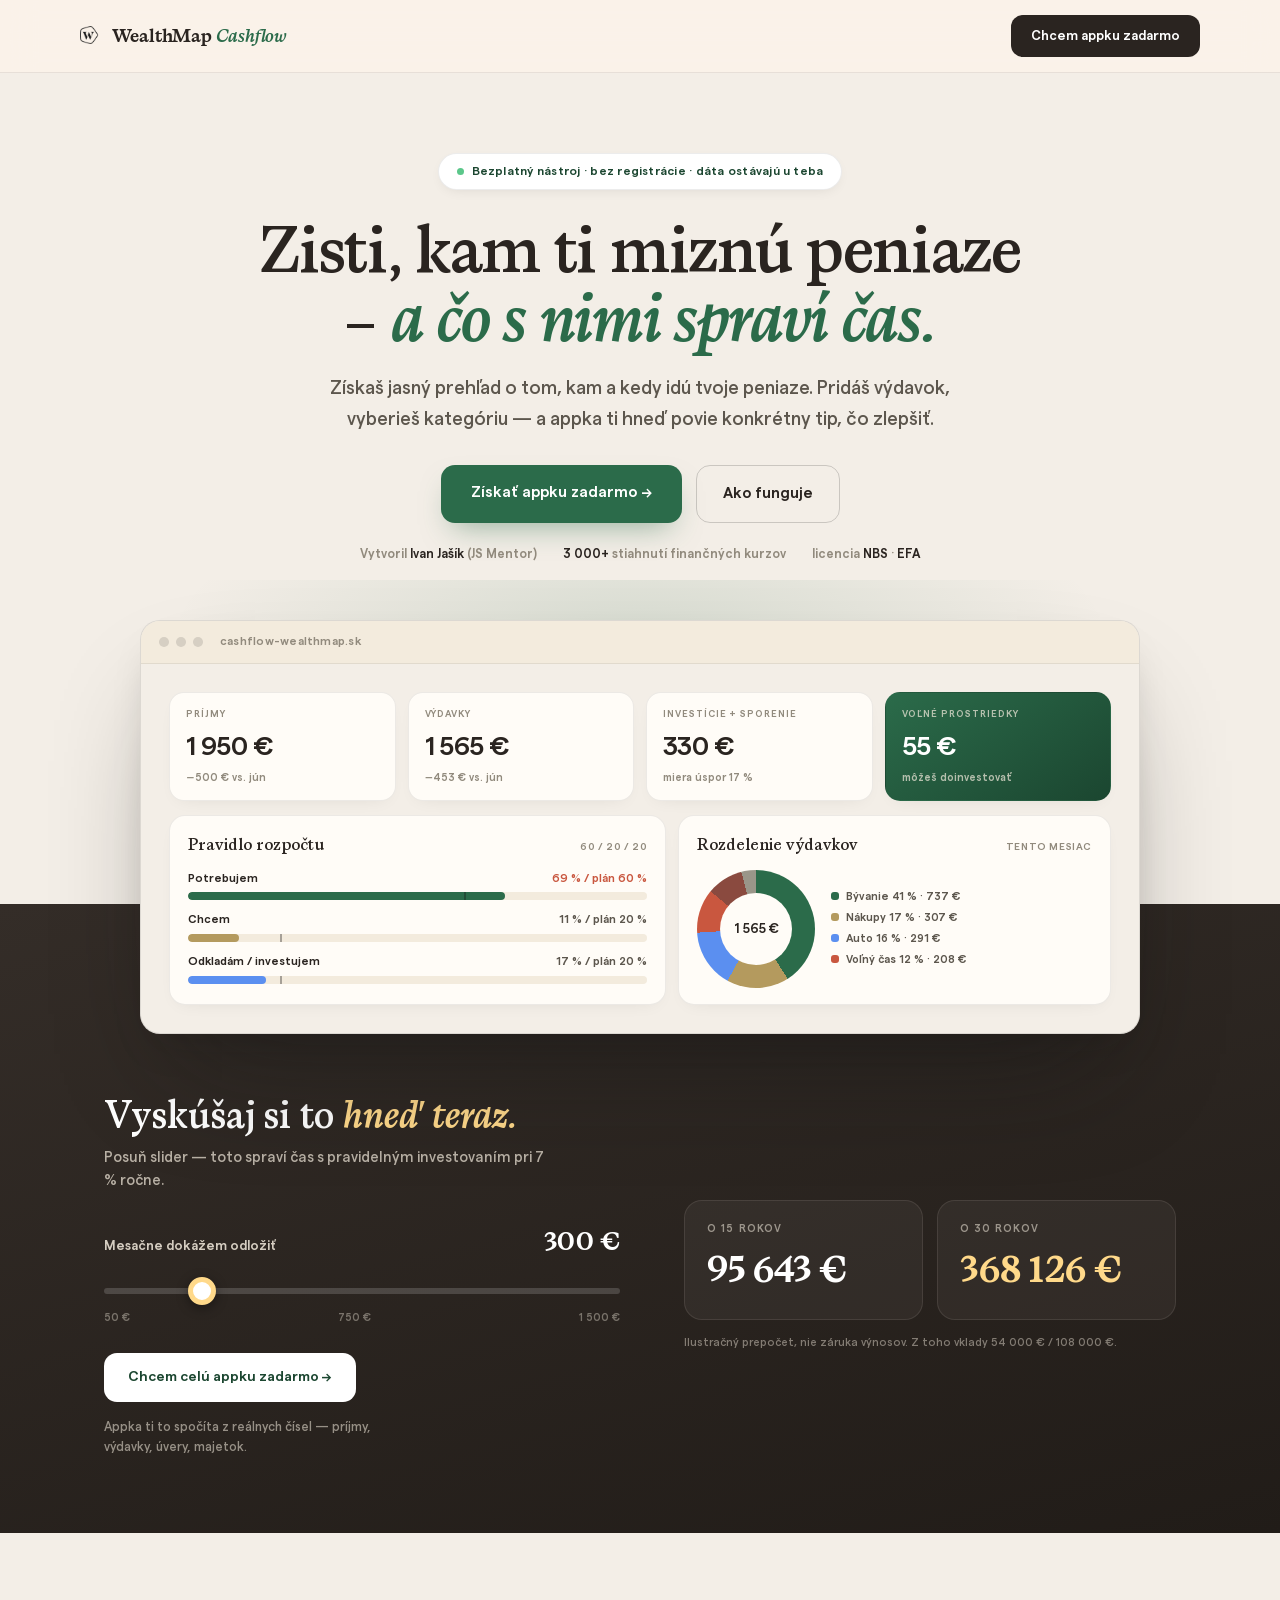
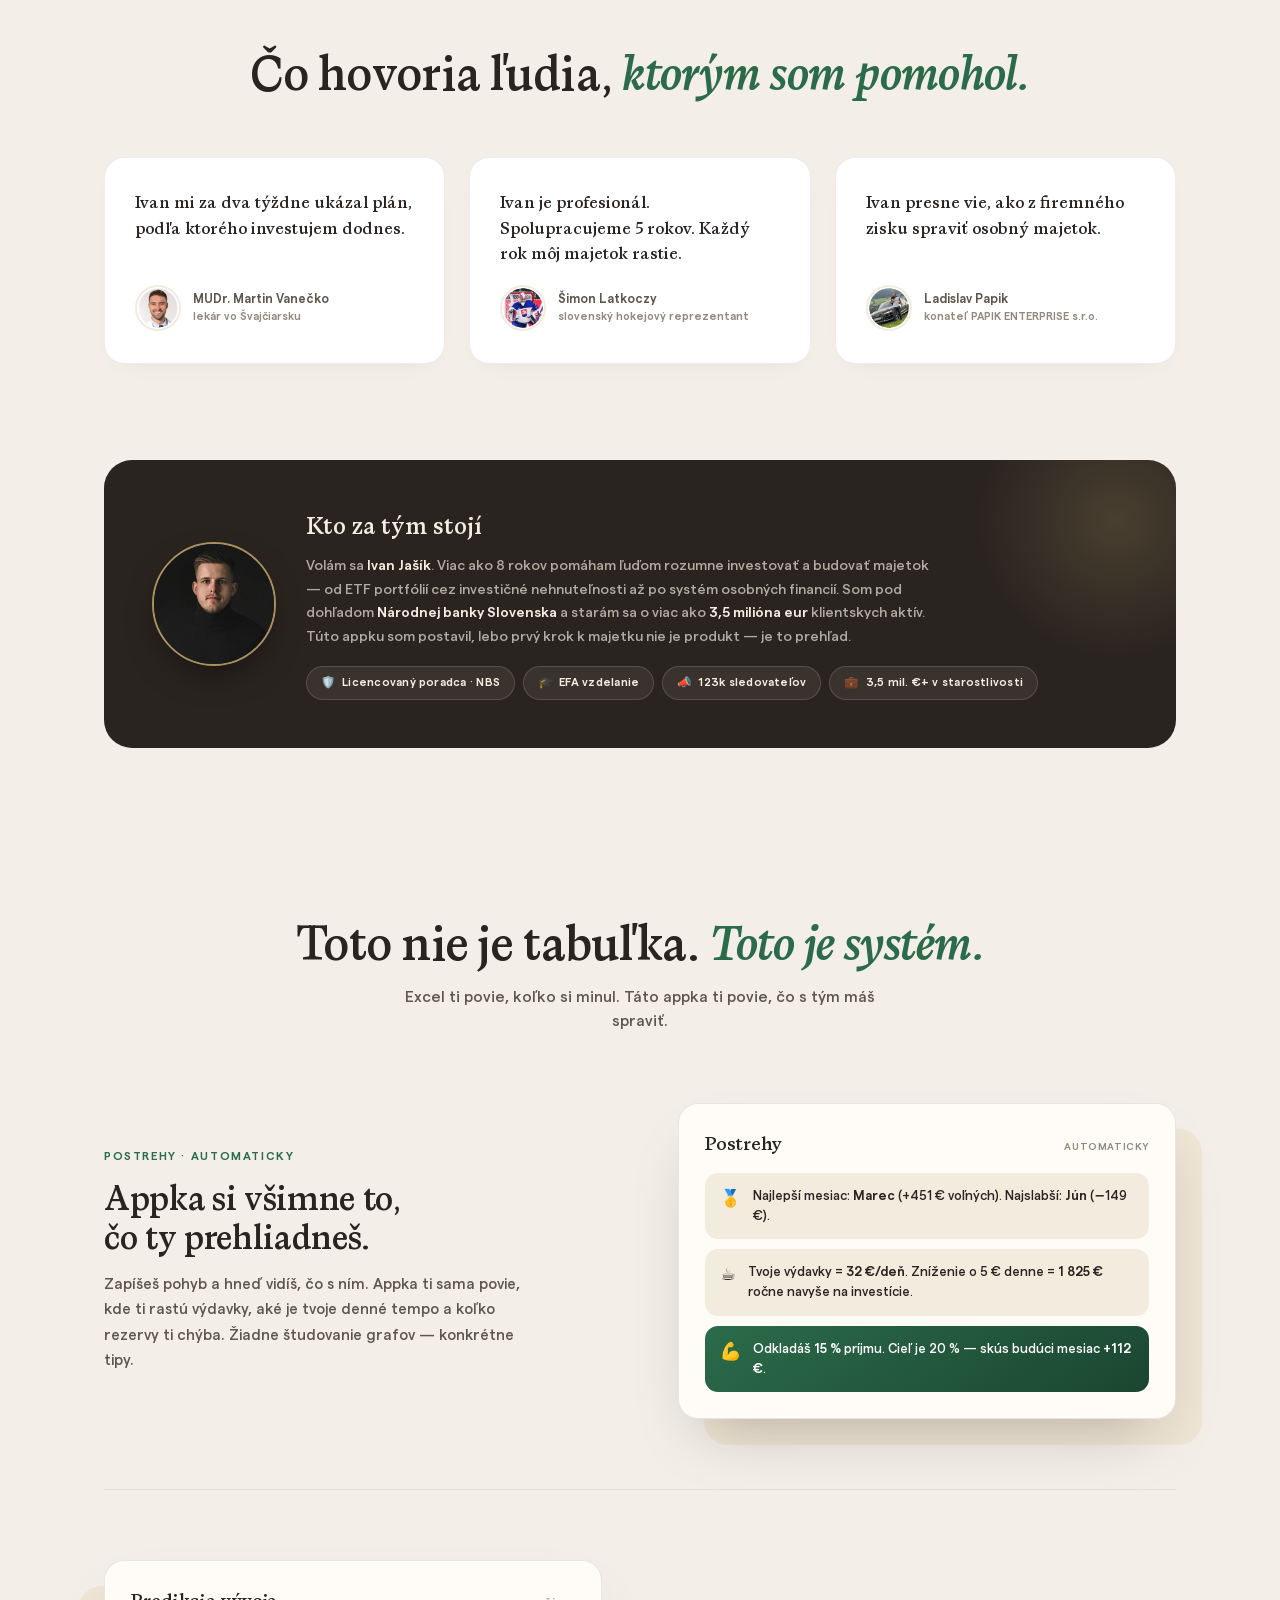
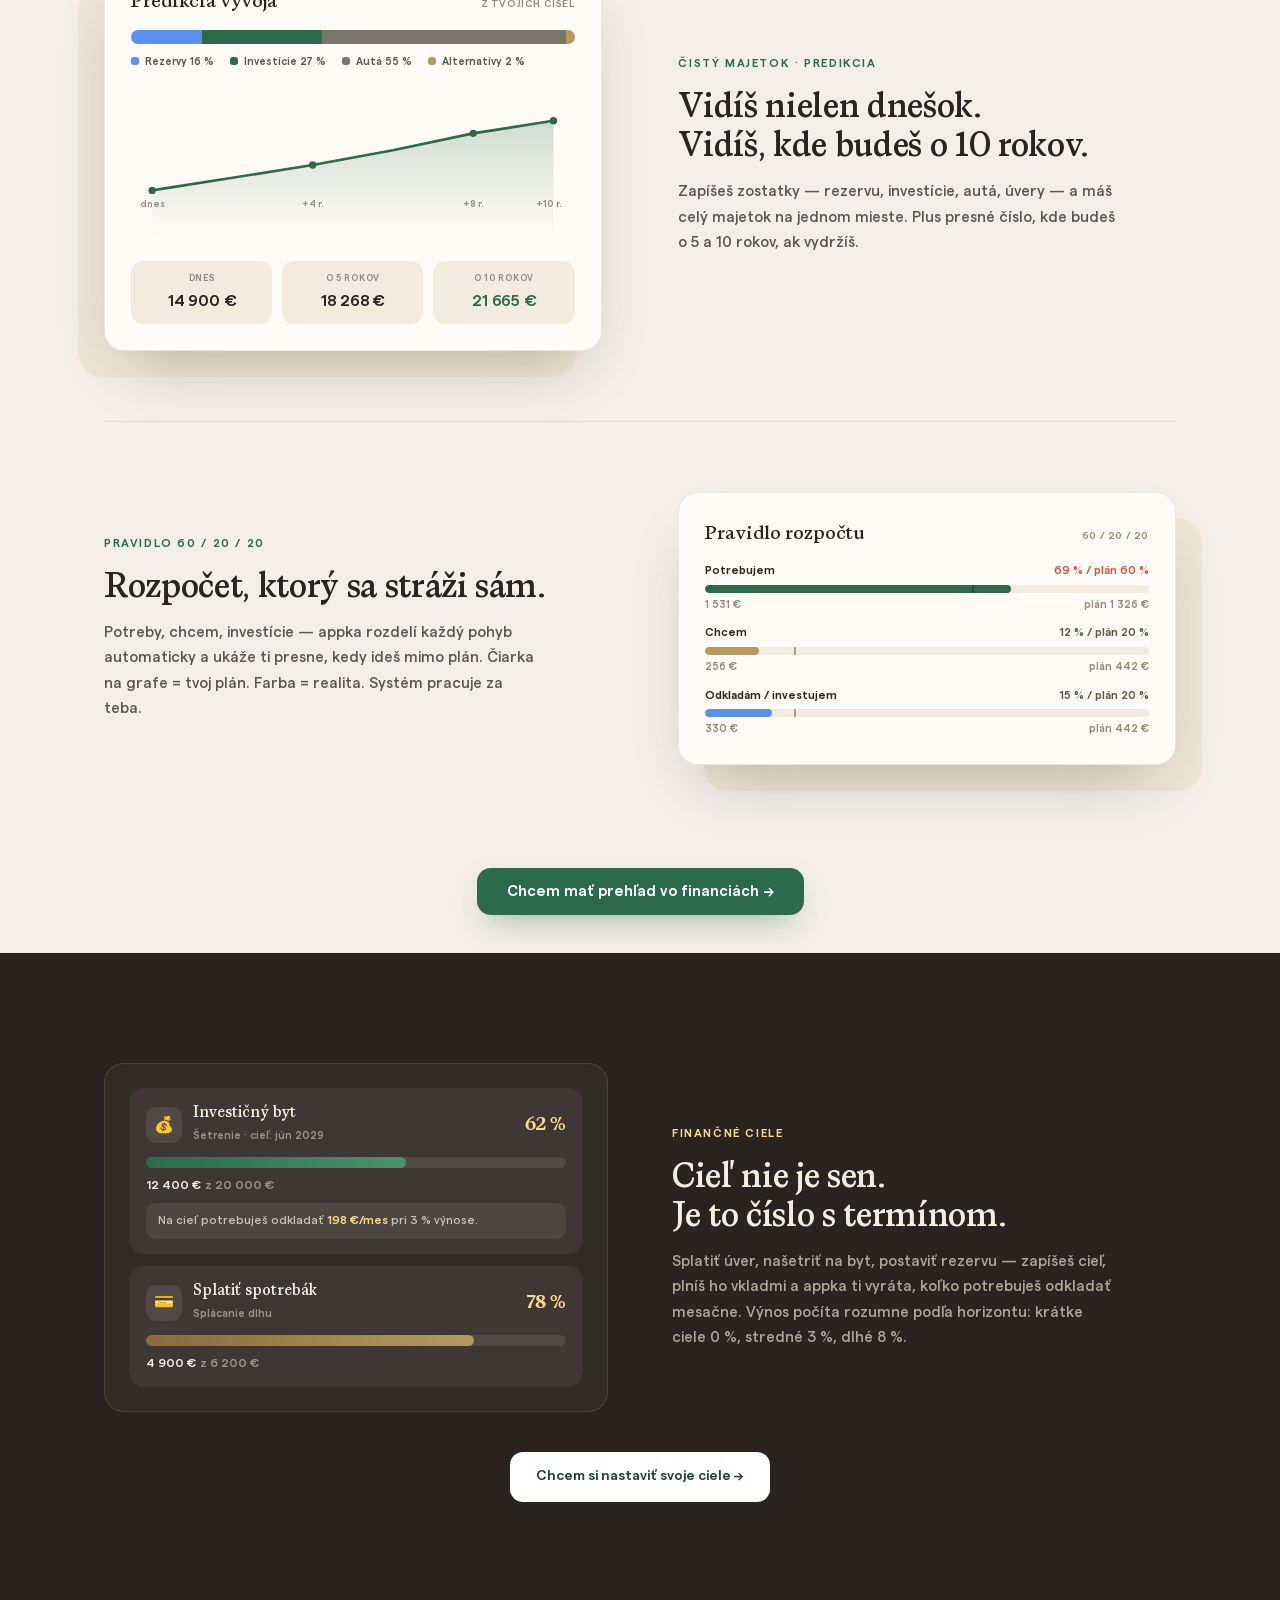
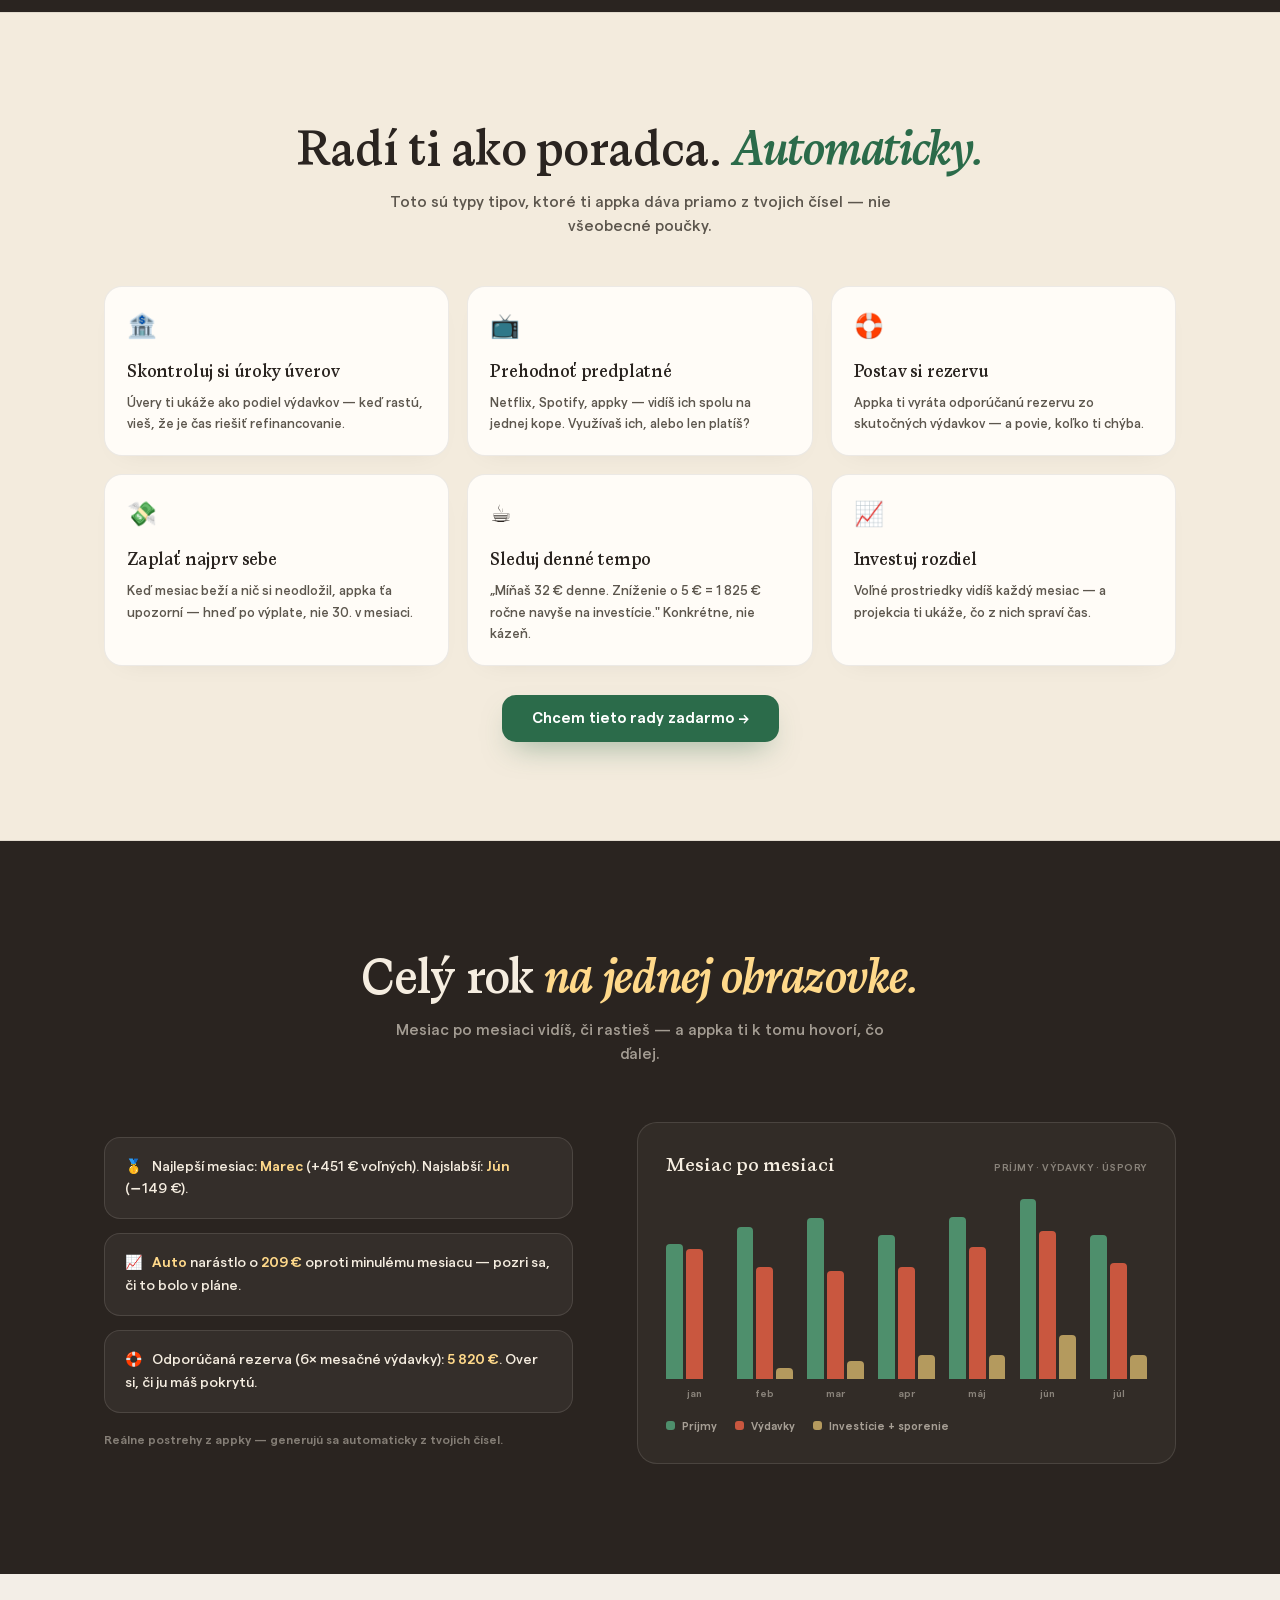
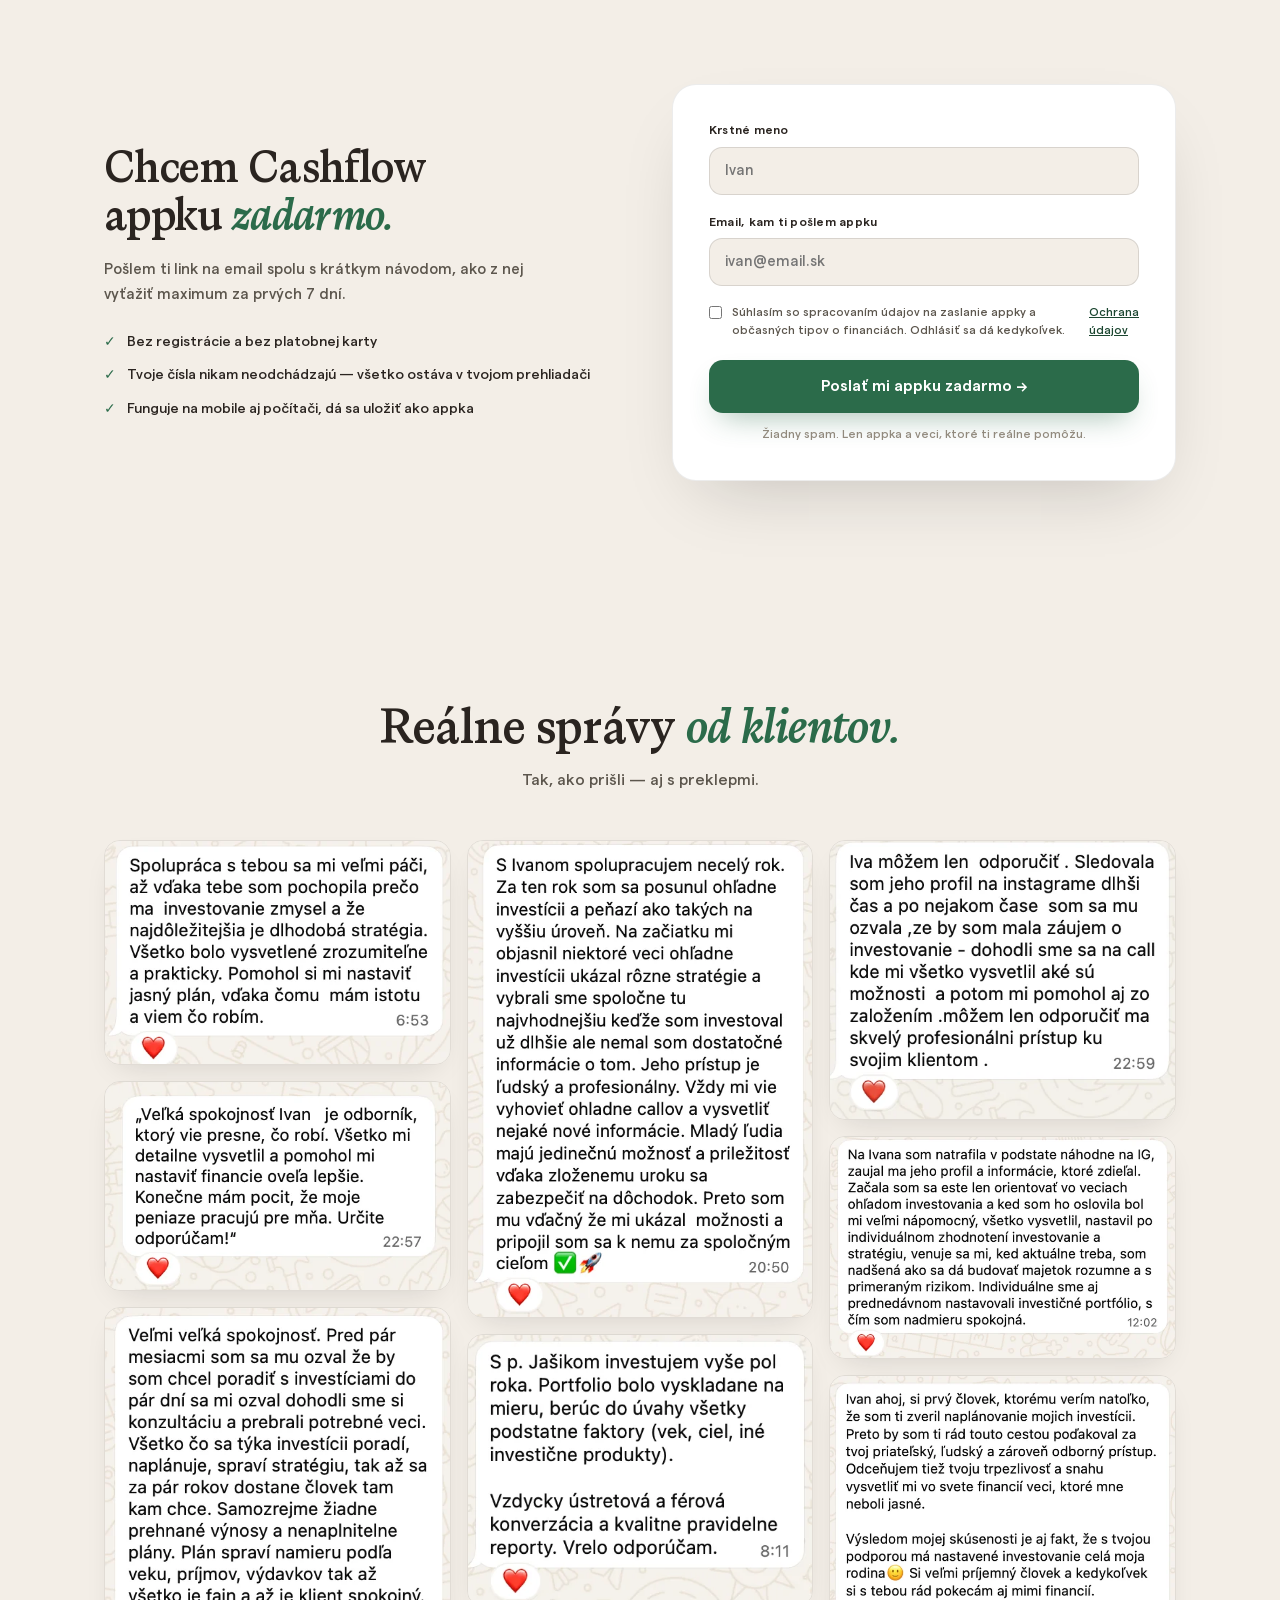
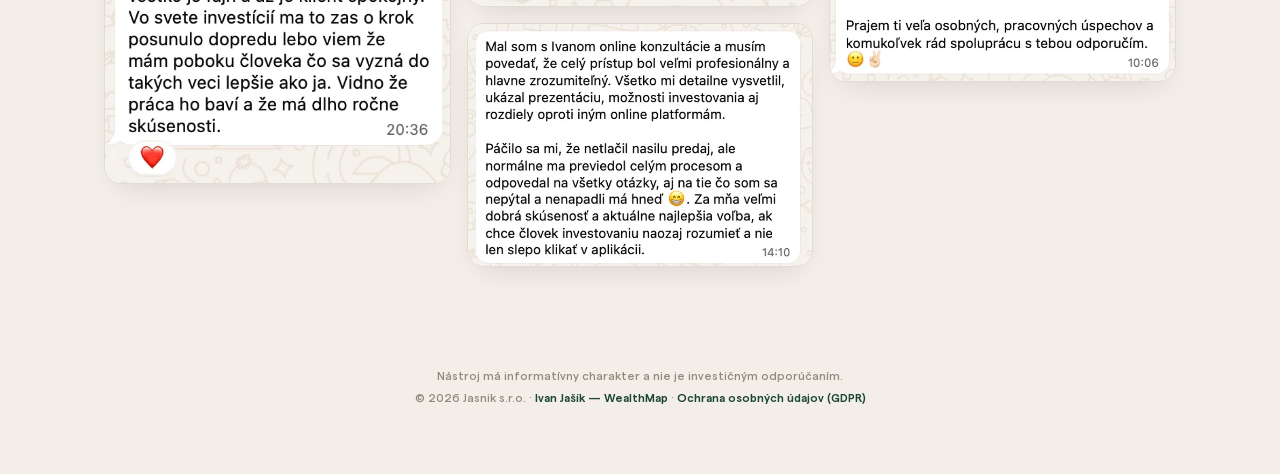
<file: verzia3/uploads/wealthmap-landing-final_5_2/index.html>
<!DOCTYPE html>
<html lang="sk">
<head>
<meta charset="UTF-8">
<meta name="viewport" content="width=device-width, initial-scale=1.0, viewport-fit=cover">
<title>WealthMap Cashflow — zisti, kam ti miznú peniaze a čo s nimi spraví čas</title>
<meta name="description" content="Bezplatná appka, ktorá ti ukáže kam idú tvoje peniaze, koľko dokážeš investovať a aký majetok z toho vyrastie. Bez registrácie, dáta ostávajú u teba.">
<style>
  @font-face{font-family:'Calvino';src:url([data-uri]) format('woff2');font-weight:400 600;font-style:normal;font-display:swap}
  @font-face{font-family:'Calvino';src:url([data-uri]) format('woff2');font-weight:700 800;font-style:normal;font-display:swap}
  @font-face{font-family:'Calvino';src:url([data-uri]) format('woff2');font-weight:400 800;font-style:italic;font-display:swap}
  @font-face{font-family:'Matter';src:url([data-uri]) format('woff2');font-weight:400;font-display:swap}
  @font-face{font-family:'Matter';src:url([data-uri]) format('woff2');font-weight:500 600;font-display:swap}
  @font-face{font-family:'Matter';src:url([data-uri]) format('woff2');font-weight:700 800;font-display:swap}
  :root{
    --bg:#f3eee7; --paper:#FFFCF7; --card:#F3EBDD; --panel:#EFE5D4; --ink:#2a2420; --muted:#5C564D; --faint:#918A7D;
    --green:#2B6B4A; --green-d:#1B4630; --glow:#5BC78A; --gold:#B49A5E; --red:#C9573F; --blue:#5B8FF0; --hair:rgba(20,20,20,.08);
    --ds:'Calvino',Georgia,serif; --bs:'Matter',system-ui,sans-serif;
  }
  *{margin:0;padding:0;box-sizing:border-box}
  html{scroll-behavior:smooth;overflow-x:hidden;overflow-x:clip}
  body{background:var(--bg);color:var(--ink);font-family:var(--bs);-webkit-font-smoothing:antialiased;line-height:1.55;overflow-x:hidden;overflow-x:clip}
  .wrap{max-width:1120px;margin:0 auto;padding:0 24px}
  a{color:inherit}

  .rv{opacity:0;transform:translateY(22px);transition:opacity .7s ease,transform .7s ease}
  .rv.in{opacity:1;transform:none}
  @media(max-width:640px){
    .wrap{padding:0 20px}
    .nv{padding:12px 14px}
    .logo{font-size:15.5px}
    .logo img{height:24px!important;vertical-align:-6px!important;margin-right:7px!important}
    .nbtn{font-size:11.5px;padding:9px 14px}
  }
  @media(prefers-reduced-motion:reduce){.rv{opacity:1;transform:none;transition:none}*{transition:none!important;animation:none!important;scroll-behavior:auto}}

  nav{position:sticky;top:0;z-index:60;background:rgba(251,243,234,.88);backdrop-filter:blur(16px);border-bottom:1px solid var(--hair)}
  .nv{display:flex;align-items:center;justify-content:space-between;padding:15px 0}
  .logo{font-family:var(--ds);font-weight:700;font-size:19px;letter-spacing:-.01em}
  .logo i{font-style:italic;color:var(--green);font-weight:600}
  .nbtn{background:var(--ink);color:#fff;text-decoration:none;font-size:13px;font-weight:800;padding:11px 20px;border-radius:12px;transition:background .2s,transform .2s}
  .nbtn:hover{background:var(--green-d);transform:translateY(-1px)}

  /* HERO */
  .hero{padding:clamp(48px,7vw,80px) 0 0;text-align:center;position:relative}
  .eyebrow{display:inline-flex;align-items:center;gap:8px;background:#fff;border:1px solid var(--hair);border-radius:99px;padding:8px 18px;font-size:12px;font-weight:800;color:var(--green-d);margin-bottom:26px;letter-spacing:.02em;box-shadow:0 4px 14px -6px rgba(20,20,20,.12)}
  .eyebrow::before{content:"";width:7px;height:7px;border-radius:50%;background:var(--glow)}
  h1{text-wrap:balance;font-family:var(--ds);font-weight:600;font-size:clamp(38px,6vw,66px);line-height:1.05;letter-spacing:-.02em;max-width:860px;margin:0 auto 20px}
  h1 em{font-style:italic;color:var(--green)}
  .sub{font-size:clamp(15px,2vw,18.5px);font-weight:500;color:var(--muted);max-width:640px;margin:0 auto 30px;line-height:1.65}
  .hcta{display:flex;justify-content:center;gap:14px;flex-wrap:wrap;margin-bottom:22px}
  .btn-p{background:var(--green);color:#fff;text-decoration:none;font-size:15px;font-weight:800;padding:16px 30px;border-radius:14px;transition:.2s;box-shadow:0 14px 30px -12px rgba(43,107,74,.5)}
  .btn-p:hover{background:var(--green-d);transform:translateY(-2px)}
  .btn-s{background:transparent;color:var(--ink);text-decoration:none;font-size:15px;font-weight:800;padding:16px 26px;border-radius:14px;border:1.5px solid rgba(20,20,20,.18);transition:.2s}
  .btn-s:hover{border-color:var(--ink)}
  .trust{display:flex;flex-wrap:wrap;justify-content:center;gap:8px 26px;font-size:12.5px;font-weight:700;color:var(--faint);margin-bottom:clamp(36px,6vw,56px)}
  .trust b{color:var(--ink);font-weight:800}

  /* ===== ŽIVÝ DASHBOARD (natívne UI appky) ===== */
  .heroshot{position:relative;max-width:1000px;margin:0 auto;z-index:2;text-align:left}
  .heroshot::before{content:"";position:absolute;inset:-40px -60px auto;height:70%;background:radial-gradient(60% 80% at 50% 20%,rgba(43,107,74,.14),transparent 70%);z-index:-1;pointer-events:none}
  .browser{border-radius:20px;overflow:hidden;border:1px solid rgba(20,20,20,.1);box-shadow:0 60px 120px -40px rgba(20,20,20,.45),0 20px 40px -20px rgba(20,20,20,.25);background:var(--bg)}
  .bbar{display:flex;align-items:center;gap:7px;background:var(--card);border-bottom:1px solid var(--hair);padding:12px 18px}
  .bbar span{width:10px;height:10px;border-radius:50%;background:rgba(20,20,20,.13)}
  .bbar i{font-style:normal;font-size:11.5px;font-weight:700;color:var(--faint);margin-left:10px;letter-spacing:.02em}
  .app{padding:clamp(16px,2.6vw,28px)}
  .kpis{display:grid;grid-template-columns:repeat(4,1fr);gap:12px;margin-bottom:14px}
  @media(max-width:760px){.kpis{grid-template-columns:1fr 1fr}}
  .kpi{background:var(--paper);border:1px solid var(--hair);border-radius:15px;padding:14px 16px;box-shadow:0 6px 18px -10px rgba(20,20,20,.1)}
  .kpi .kl{font-size:9.5px;font-weight:800;letter-spacing:.1em;text-transform:uppercase;color:var(--faint);margin-bottom:5px}
  .kpi .kv{font-size:clamp(19px,2.4vw,26px);font-weight:800;letter-spacing:-.02em}
  .kpi .ks{font-size:10.5px;font-weight:700;color:var(--faint);margin-top:3px}
  .kpi.gr{background:linear-gradient(145deg,#2B6B4A,#1B4630);border-color:transparent;color:#fff}
  .kpi.gr .kl,.kpi.gr .ks{color:rgba(243,235,221,.7)}
  .apppanels{display:grid;grid-template-columns:1.15fr 1fr;gap:12px}
  @media(max-width:760px){.apppanels{grid-template-columns:1fr}}
  .apanel{background:var(--paper);border:1px solid var(--hair);border-radius:16px;padding:16px 18px;box-shadow:0 6px 18px -10px rgba(20,20,20,.1)}
  .apanel h4{font-family:var(--ds);font-size:16.5px;font-weight:600;margin-bottom:12px;display:flex;justify-content:space-between;align-items:baseline}
  .apanel h4 small{font-family:var(--bs);font-size:10px;font-weight:800;color:var(--faint);letter-spacing:.06em}
  .rl{margin-bottom:11px}
  .rl .rt{display:flex;justify-content:space-between;font-size:11.5px;font-weight:800;margin-bottom:5px}
  .rl .rt b{color:var(--muted);font-weight:800}
  .rl .rt .over{color:var(--red)}
  .bar{height:8px;border-radius:5px;background:var(--card);overflow:hidden;position:relative}
  .bar::after{content:"";position:absolute;left:var(--plan,60%);top:-2px;bottom:-2px;width:2px;background:rgba(20,20,20,.35)}
  .bar i{display:block;height:100%;border-radius:5px;background:var(--green);width:0;transition:width 1.1s cubic-bezier(.2,.7,.2,1)}
  .bar i.gold{background:var(--gold)}
  .bar i.blue{background:var(--blue)}
  .in .bar i{width:var(--w)}
  .donutrow{display:flex;gap:16px;align-items:center}
  .donut{width:118px;height:118px;border-radius:50%;flex-shrink:0;background:conic-gradient(var(--green) 0 41%,var(--gold) 41% 58%,var(--blue) 58% 74%,var(--red) 74% 86%,#8a4a3f 86% 96%,#9a9689 96% 100%);display:grid;place-items:center;transform:rotate(-90deg);opacity:0;transition:transform 1s ease,opacity .8s ease}
  .in .donut{transform:rotate(0);opacity:1}
  .donut::after{content:"";width:72px;height:72px;border-radius:50%;background:var(--paper)}
  .donut b{position:absolute;transform:rotate(90deg);font-size:13px;font-weight:800}
  .in .donut b{transform:rotate(0)}
  .dleg{font-size:11px;font-weight:700;color:var(--muted);line-height:1.9}
  .dleg i{display:inline-block;width:8px;height:8px;border-radius:3px;margin-right:7px}

  /* TEASER BAND */
  .teaserband{background:linear-gradient(165deg,#342d28,#211c18);margin-top:-130px;padding:190px 0 76px;color:#fff}
  @media(max-width:700px){.teaserband{margin-top:-70px;padding-top:120px}}
  .trow{display:grid;grid-template-columns:1.05fr 1fr;gap:clamp(28px,5vw,70px);align-items:center}
  @media(max-width:820px){.trow{grid-template-columns:1fr}}
  .teaser .tt{text-wrap:balance;font-family:var(--ds);font-size:clamp(26px,3.6vw,38px);font-weight:600;line-height:1.15;margin-bottom:10px}
  .teaser .tt em{font-style:italic;color:#FFD98A}
  .teaser .ts{font-size:14.5px;font-weight:600;color:rgba(243,235,221,.7);margin-bottom:30px;max-width:440px}
  .sliderbox label{display:flex;justify-content:space-between;align-items:baseline;font-size:13px;font-weight:800;color:rgba(243,235,221,.85);margin-bottom:14px}
  .sliderbox label b{font-size:26px;color:#fff;font-family:var(--ds)}
  input[type=range]{width:100%;appearance:none;height:6px;border-radius:99px;background:rgba(255,255,255,.16);outline:none}
  input[type=range]::-webkit-slider-thumb{appearance:none;width:28px;height:28px;border-radius:50%;background:#fff;cursor:pointer;box-shadow:0 3px 12px rgba(0,0,0,.4);border:5px solid #FFD98A}
  input[type=range]::-moz-range-thumb{width:18px;height:18px;border-radius:50%;background:#fff;border:5px solid #FFD98A;cursor:pointer}
  .rmarks{display:flex;justify-content:space-between;font-size:10.5px;font-weight:700;color:rgba(243,235,221,.4);margin-top:9px}
  .tres{display:grid;grid-template-columns:1fr 1fr;gap:14px}
  .tcell{background:rgba(245,237,224,.05);border:1px solid rgba(245,237,224,.1);border-radius:18px;padding:20px 22px}
  .tcell .l{font-size:10.5px;font-weight:800;letter-spacing:.1em;text-transform:uppercase;color:rgba(243,235,221,.55);margin-bottom:6px}
  .tcell .v{font-family:var(--ds);font-size:clamp(26px,3vw,36px);font-weight:700;color:#fff}
  .tcell.big .v{color:#FFD98A}
  .tnote{grid-column:1/-1;font-size:11px;font-weight:600;color:rgba(243,235,221,.45)}
  .tcta{margin-top:26px;display:flex;flex-wrap:wrap;align-items:center;gap:16px}
  .tcta a{background:#fff;color:var(--green-d);text-decoration:none;font-weight:800;font-size:14px;padding:14px 24px;border-radius:13px;transition:.2s}
  .tcta a:hover{transform:translateY(-2px)}
  .tcta span{font-size:12.5px;font-weight:600;color:rgba(243,235,221,.55);max-width:280px}

  /* FEATURES */
  .features{padding:clamp(70px,9vw,110px) 0 clamp(20px,4vw,50px)}
  .sh{text-wrap:balance;font-family:var(--ds);font-weight:600;font-size:clamp(30px,4.4vw,48px);letter-spacing:-.015em;text-align:center;line-height:1.1;margin-bottom:14px}
  .sh em{font-style:italic;color:var(--green)}
  .shs{text-align:center;color:var(--muted);font-weight:500;font-size:15.5px;max-width:520px;margin:0 auto}
  .frow{display:grid;grid-template-columns:1fr 1fr;gap:clamp(26px,6vw,90px);align-items:center;padding:clamp(40px,6vw,70px) 0}
  .frow+.frow{border-top:1px solid var(--hair)}
  @media(max-width:840px){
    .frow{grid-template-columns:1fr;gap:24px;padding:40px 0}
    .frow .fmedia{order:-1;margin:0}
    .fmedia::before{display:none}
    .fcardui{box-shadow:0 14px 30px -18px rgba(20,20,20,.18)}
  }
  .fkicker{font-size:11.5px;font-weight:800;letter-spacing:.14em;text-transform:uppercase;color:var(--green);margin-bottom:14px}
  .frow h3{text-wrap:balance;font-family:var(--ds);font-size:clamp(25px,3vw,34px);font-weight:600;letter-spacing:-.01em;line-height:1.15;margin-bottom:14px}
  .frow>div>p{font-size:15px;font-weight:500;color:var(--muted);line-height:1.7;max-width:440px}
  .fmedia{position:relative}
  .fmedia::before{content:"";position:absolute;inset:26px -26px -26px 26px;background:var(--panel);border-radius:24px;z-index:0}
  .fmedia.alt::before{inset:26px 26px -26px -26px}
  .fcardui{position:relative;z-index:1;background:var(--paper);border:1px solid rgba(20,20,20,.09);border-radius:20px;padding:clamp(18px,2.6vw,26px);box-shadow:0 30px 60px -25px rgba(20,20,20,.28)}
  .fcardui h4{font-family:var(--ds);font-size:19px;font-weight:600;margin-bottom:14px;display:flex;justify-content:space-between;align-items:baseline}
  .fcardui h4 small{font-family:var(--bs);font-size:10px;font-weight:800;color:var(--faint);letter-spacing:.06em}

  .insight{display:flex;gap:12px;background:var(--card);border-radius:13px;padding:13px 15px;margin-bottom:10px;font-size:13px;font-weight:600;line-height:1.55;align-items:flex-start}
  .insight:last-child{margin-bottom:0}
  .insight .ie{font-size:17px;flex-shrink:0}
  .insight.hl{background:linear-gradient(145deg,#2B6B4A,#1B4630);color:#fff}
  .insight b{font-weight:800}

  .alloc{display:flex;height:14px;border-radius:8px;overflow:hidden;margin-bottom:10px}
  .alloc i{display:block;height:100%}
  .alleg{display:flex;flex-wrap:wrap;gap:6px 16px;font-size:10.5px;font-weight:700;color:var(--muted);margin-bottom:18px}
  .alleg i{display:inline-block;width:8px;height:8px;border-radius:3px;margin-right:6px}
  .chart{width:100%;height:auto;display:block}
  .chart .line{fill:none;stroke:var(--green);stroke-width:2.5;stroke-dasharray:600;stroke-dashoffset:600;transition:stroke-dashoffset 1.6s ease .2s}
  .in .chart .line{stroke-dashoffset:0}
  .chart .area{fill:url(#gfill);opacity:0;transition:opacity 1s ease .8s}
  .in .chart .area{opacity:1}
  .chart .dot{fill:var(--green)}
  .chart text{font-family:var(--bs);font-size:9px;font-weight:700;fill:var(--faint)}
  .statcells{display:grid;grid-template-columns:repeat(3,1fr);gap:10px;margin-top:14px}
  .scell{background:var(--card);border-radius:12px;padding:11px 12px;text-align:center}
  .scell .l{font-size:9px;font-weight:800;letter-spacing:.08em;text-transform:uppercase;color:var(--faint);margin-bottom:3px}
  .scell .v{font-size:15.5px;font-weight:800;letter-spacing:-.01em}
  .scell.g .v{color:var(--green)}

  /* TIPY */
  .tipsec{background:var(--card);border-top:1px solid var(--hair);border-bottom:1px solid var(--hair);padding:clamp(70px,9vw,110px) 0}
  .tipgrid{display:grid;grid-template-columns:repeat(3,1fr);gap:clamp(12px,2vw,18px);margin-top:clamp(32px,5vw,48px)}
  @media(max-width:840px){.tipgrid{grid-template-columns:1fr}}
  .tipc{background:var(--paper);border:1px solid var(--hair);border-radius:18px;padding:22px 22px 20px;box-shadow:0 10px 26px -18px rgba(20,20,20,.1)}
  .tipc .te{font-size:24px;display:block;margin-bottom:12px}
  .tipc b{display:block;font-family:var(--ds);font-size:17.5px;font-weight:600;margin-bottom:7px;letter-spacing:-.01em}
  .tipc p{font-size:13px;font-weight:500;color:var(--muted);line-height:1.65}

  .goalmock{background:var(--card);border-radius:15px;padding:15px 17px;margin-bottom:12px}
  .goalmock:last-child{margin-bottom:0}
  .gmh{display:flex;align-items:center;gap:11px;margin-bottom:10px}
  .gmi{width:36px;height:36px;border-radius:10px;background:var(--paper);display:grid;place-items:center;font-size:16px;flex-shrink:0}
  .gmt{flex:1;min-width:0}
  .gmt b{display:block;font-family:var(--ds);font-size:15.5px;font-weight:600;line-height:1.2}
  .gmt small{font-size:10.5px;font-weight:700;color:var(--faint)}
  .gmp{font-family:var(--ds);font-size:19px;font-weight:700;color:var(--green)}
  .gmbar{height:11px;border-radius:7px;background:var(--paper);overflow:hidden;margin-bottom:8px}
  .gmbar i{display:block;height:100%;border-radius:7px;background:linear-gradient(90deg,#2B6B4A,#4E8F6C);width:0;transition:width 1s cubic-bezier(.2,.7,.2,1)}
  .gmbar i.d{background:linear-gradient(90deg,#8a6a3e,#B49A5E)}
  .in .gmbar i{width:var(--w)}
  .gmn{font-size:12px;font-weight:800}
  .gmn span{color:var(--faint);font-weight:700}
  .gmnote{font-size:11.5px;font-weight:600;color:var(--muted);background:var(--paper);border-radius:10px;padding:9px 12px;margin-top:9px}
  .gmnote b{color:var(--ink)}

  .goalsband{padding:clamp(70px,9vw,110px) 0}
  .goalsband .bgrid{margin-top:0;grid-template-columns:1fr 1fr}
  .gbcard{background:rgba(245,237,224,.04);border:1px solid rgba(245,237,224,.12);border-radius:20px;padding:clamp(16px,2.4vw,24px)}
  .gm-dark{background:rgba(245,237,224,.06);border-radius:15px;padding:15px 17px;margin-bottom:12px}
  .gm-dark:last-child{margin-bottom:0}
  .gm-dark .gmi{background:rgba(245,237,224,.1)}
  .gm-dark .gmt b{color:#F5EDE0}
  .gm-dark .gmt small{color:rgba(245,237,224,.5)}
  .gm-dark .gmp{color:#FFD98A}
  .gm-dark .gmbar{background:rgba(245,237,224,.1)}
  .gm-dark .gmn{color:#F5EDE0}
  .gm-dark .gmn span{color:rgba(245,237,224,.5)}
  .gm-dark .gmnote{background:rgba(245,237,224,.08);color:rgba(245,237,224,.75)}
  .gm-dark .gmnote b{color:#FFD98A}

  /* BLACK BAND */
  .black{background:#2a2420;color:#F5EDE0;padding:clamp(70px,9vw,110px) 0}
  .black .sh{color:#F5EDE0}
  .black .sh em{color:#FFD98A}
  .black .shs{color:rgba(245,237,224,.6)}
  .bgrid{display:grid;grid-template-columns:1fr 1.15fr;gap:clamp(24px,5vw,70px);align-items:center;margin-top:clamp(32px,5vw,56px)}
  @media(max-width:840px){.bgrid{grid-template-columns:1fr}.goalsband .bgrid{grid-template-columns:1fr}.gmt small{display:block}}
  .chip{background:rgba(245,237,224,.05);border:1px solid rgba(245,237,224,.12);border-radius:16px;padding:18px 20px;margin-bottom:14px;font-size:14px;font-weight:600;line-height:1.6}
  .chip b{color:#FFD98A}
  .chip .ce{margin-right:10px}
  .bnote{font-size:12px;font-weight:700;color:rgba(245,237,224,.45);margin-top:18px}
  .bchartcard{background:rgba(245,237,224,.04);border:1px solid rgba(245,237,224,.12);border-radius:20px;padding:clamp(18px,2.6vw,28px)}
  .bchartcard h4{font-family:var(--ds);font-size:19px;font-weight:600;margin-bottom:18px;display:flex;justify-content:space-between;align-items:baseline}
  .bchartcard h4 small{font-family:var(--bs);font-size:10px;font-weight:800;color:rgba(245,237,224,.45);letter-spacing:.06em}
  .bars{display:flex;align-items:flex-end;gap:clamp(6px,1.4vw,14px);height:180px}
  .bg-g{flex:1;display:flex;align-items:flex-end;gap:3px;height:100%}
  .bg-g i{flex:1;border-radius:4px 4px 0 0;height:0;transition:height 1s cubic-bezier(.2,.7,.2,1)}
  .in .bg-g i{height:var(--h)}
  .bg-g .inc{background:#4E8F6C}
  .bg-g .exp{background:#C9573F}
  .bg-g .sav{background:#B49A5E}
  .bxl{display:flex;gap:clamp(6px,1.4vw,14px);margin-top:8px}
  .bxl span{flex:1;text-align:center;font-size:10px;font-weight:700;color:rgba(245,237,224,.45)}
  .bleg{display:flex;gap:18px;font-size:11px;font-weight:700;color:rgba(245,237,224,.6);margin-top:16px}
  .bleg i{display:inline-block;width:9px;height:9px;border-radius:3px;margin-right:7px}

  /* FORM */
  .formsec{padding:clamp(70px,9vw,110px) 0}
  .fgrid{display:grid;grid-template-columns:1fr 1fr;gap:clamp(30px,5vw,80px);align-items:center}
  @media(max-width:840px){.fgrid{grid-template-columns:1fr}}
  .fleft h2{text-wrap:balance;font-family:var(--ds);font-size:clamp(30px,4vw,44px);font-weight:600;letter-spacing:-.015em;margin-bottom:16px;line-height:1.1}
  .fleft h2 em{font-style:italic;color:var(--green)}
  .fleft p{font-size:15px;color:var(--muted);font-weight:500;margin-bottom:24px;line-height:1.7;max-width:420px}
  .fchecks{display:flex;flex-direction:column;gap:12px}
  .fchecks div{display:flex;gap:11px;font-size:14px;font-weight:600;color:var(--ink)}
  .fchecks span{color:var(--green);font-weight:800}
  form{background:#fff;border:1px solid var(--hair);border-radius:24px;padding:clamp(24px,3.4vw,36px);box-shadow:0 30px 70px -30px rgba(20,20,20,.22)}
  .fl{font-size:12px;font-weight:800;color:var(--ink);margin-bottom:7px;display:block;letter-spacing:.02em}
  input[type=text],input[type=email],select{width:100%;border:1.5px solid rgba(20,20,20,.12);background:var(--bg);border-radius:13px;padding:14px 15px;font-family:var(--bs);font-size:14.5px;font-weight:600;color:var(--ink);margin-bottom:18px;outline:none;transition:border .2s}
  input:focus,select:focus{border-color:var(--green)}
  .gdpr{display:flex;gap:10px;align-items:flex-start;font-size:11.5px;font-weight:600;color:var(--muted);margin-bottom:20px;line-height:1.55}
  .gdpr input{margin-top:2px;accent-color:var(--green)}
  .gdpr a{color:var(--green-d)}
  .sbtn{width:100%;background:var(--green);color:#fff;border:0;border-radius:14px;padding:17px;font-family:var(--bs);font-size:15.5px;font-weight:800;cursor:pointer;transition:.2s;box-shadow:0 14px 30px -12px rgba(43,107,74,.45)}
  .sbtn:hover{background:var(--green-d);transform:translateY(-1px)}
  .sbtn:disabled{opacity:.6;cursor:wait;transform:none}
  .fnote{text-align:center;font-size:11.5px;font-weight:600;color:var(--faint);margin-top:13px}
  .success{display:none;text-align:center;padding:30px 8px}
  .success .se{font-size:46px;margin-bottom:14px}
  .success h3{font-family:var(--ds);font-size:26px;font-weight:600;margin-bottom:10px}
  .success p{font-size:14px;color:var(--muted);font-weight:600;margin-bottom:20px}
  .success a.go{display:inline-block;background:var(--green);color:#fff;text-decoration:none;font-weight:800;font-size:14.5px;padding:15px 26px;border-radius:13px}
  .success .up{margin-top:24px;padding-top:22px;border-top:1px solid var(--hair);font-size:13.5px;font-weight:600;color:var(--muted);line-height:1.6}
  .success .up a{color:var(--green-d);font-weight:800}

  .trustsec{padding:clamp(70px,9vw,120px) 0 clamp(56px,8vw,96px)}
  .aboutsec{padding:0 0 clamp(30px,5vw,60px)}
  /* PROOF */
  .proof{padding:clamp(70px,9vw,110px) 0 0!important}

  .wagrid{columns:3;column-gap:16px;margin:clamp(32px,5vw,48px) 0 0}
  @media(max-width:840px){.wagrid{columns:2}}
  @media(max-width:560px){.wagrid{columns:1}}
  .wa{width:100%;border-radius:16px;border:1px solid var(--hair);box-shadow:0 12px 30px -16px rgba(20,20,20,.18);margin-bottom:16px;break-inside:avoid;display:block}

  .proof{padding:0 0 96px}
  .quotes{display:grid;grid-template-columns:repeat(3,1fr);gap:clamp(16px,2.5vw,24px);margin-top:clamp(34px,5vw,56px)}
  @media(max-width:840px){.quotes{grid-template-columns:1fr}}
  .q{background:#fff;border:1px solid var(--hair);border-radius:20px;padding:32px 30px;display:flex;flex-direction:column;gap:18px;justify-content:space-between;font-size:14.5px;font-weight:500;color:var(--ink);line-height:1.7;box-shadow:0 10px 26px -18px rgba(20,20,20,.12)}
  .q p{font-family:var(--ds);font-size:17px;line-height:1.5;font-weight:500}
  .q b{display:flex;align-items:center;gap:12px;margin-top:0;font-size:12.5px;color:var(--muted);font-weight:800;line-height:1.4}
  .q b img{width:46px;height:46px;border-radius:50%;object-fit:cover;flex-shrink:0;border:2px solid var(--card)}
  .q b small{display:block;font-size:11px;font-weight:700;color:var(--faint)}

  /* ABOUT */
  .about{display:grid;grid-template-columns:auto 1fr;gap:30px;align-items:center;background:#2a2420;color:#F5EDE0;border-radius:28px;padding:clamp(28px,4.5vw,48px);position:relative;overflow:hidden}
  .about::after{content:"";position:absolute;right:-80px;top:-80px;width:280px;height:280px;background:radial-gradient(circle,rgba(255,217,138,.15),transparent 70%);pointer-events:none}
  @media(max-width:680px){.about{grid-template-columns:1fr}}
  .ava{width:124px;height:124px;border-radius:50%;object-fit:cover;flex-shrink:0;border:2px solid rgba(255,217,138,.6);box-shadow:0 14px 34px -12px rgba(0,0,0,.6)}
  .creds{display:flex;flex-wrap:wrap;gap:8px;margin-top:16px}
  .cred{display:inline-flex;align-items:center;gap:7px;background:rgba(245,237,224,.07);border:1px solid rgba(245,237,224,.16);border-radius:99px;padding:7px 14px;font-size:11.5px;font-weight:800;color:#F5EDE0;letter-spacing:.02em}
  .cred i{font-style:normal}
  .about h3{font-family:var(--ds);font-size:24px;font-weight:600;margin-bottom:10px}
  .about p{font-size:14px;font-weight:500;color:rgba(245,237,224,.68);line-height:1.7;max-width:640px}
  .about p b{color:#F5EDE0}

  footer{padding:36px 0 64px;text-align:center;font-size:11.5px;font-weight:600;color:var(--faint);line-height:1.9}
  footer a{color:var(--green-d);font-weight:800;text-decoration:none}

  .ovl{position:fixed;inset:0;background:rgba(20,20,20,.55);backdrop-filter:blur(6px);display:none;align-items:center;justify-content:center;z-index:100;padding:20px}
  .ovl.on{display:flex}
  .modal{background:var(--bg);border-radius:24px;max-width:640px;width:100%;max-height:86vh;overflow:auto;padding:clamp(26px,4vw,38px)}
  .modal h2{font-family:var(--ds);font-weight:600;font-size:25px;margin-bottom:18px}
  .modal p{font-size:13px;font-weight:500;line-height:1.7;margin-bottom:13px}
  .modal .mok{background:var(--ink);color:#fff;border:0;border-radius:13px;padding:14px 24px;font-family:var(--bs);font-weight:800;font-size:13.5px;cursor:pointer;margin-top:10px}
</style>
</head>
<body>

<nav><div class="wrap nv">
  <div class="logo"><img src="[data-uri]" alt="" style="height:30px;width:auto;vertical-align:-8px;margin-right:9px">WealthMap <i>Cashflow</i></div>
  <a class="nbtn" href="#ziskat">Chcem appku zadarmo</a>
</div></nav>

<header class="hero">
  <div class="wrap">
    <div class="eyebrow">Bezplatný nástroj · bez registrácie · dáta ostávajú u teba</div>
    <h1>Zisti, kam ti miznú peniaze — <em>a čo s nimi spraví čas.</em></h1>
    <p class="sub">Získaš jasný prehľad o tom, kam a kedy idú tvoje peniaze. Pridáš výdavok, vyberieš kategóriu — a appka ti hneď povie konkrétny tip, čo zlepšiť.</p>
    <div class="hcta">
      <a class="btn-p" href="#ziskat">Získať appku zadarmo →</a>
      <a class="btn-s" href="#ako">Ako funguje</a>
    </div>
    <div class="trust"><span>Vytvoril <b>Ivan Jašík</b> (JS Mentor)</span><span><b>3 000+</b> stiahnutí finančných kurzov</span><span>licencia <b>NBS</b> · <b>EFA</b></span></div>

    <!-- ŽIVÝ DASHBOARD -->
    <div class="heroshot rv">
      <div class="browser">
        <div class="bbar"><span></span><span></span><span></span><i>cashflow-wealthmap.sk</i></div>
        <div class="app">
          <div class="kpis">
            <div class="kpi"><div class="kl">Príjmy</div><div class="kv">1 950 €</div><div class="ks">−500 € vs. jún</div></div>
            <div class="kpi"><div class="kl">Výdavky</div><div class="kv">1 565 €</div><div class="ks">−453 € vs. jún</div></div>
            <div class="kpi"><div class="kl">Investície + sporenie</div><div class="kv">330 €</div><div class="ks">miera úspor 17 %</div></div>
            <div class="kpi gr"><div class="kl">Voľné prostriedky</div><div class="kv">55 €</div><div class="ks">môžeš doinvestovať</div></div>
          </div>
          <div class="apppanels">
            <div class="apanel">
              <h4>Pravidlo rozpočtu <small>60 / 20 / 20</small></h4>
              <div class="rl"><div class="rt"><span>Potrebujem</span><b class="over">69 % / plán 60 %</b></div><div class="bar" style="--plan:60%"><i style="--w:69%"></i></div></div>
              <div class="rl"><div class="rt"><span>Chcem</span><b>11 % / plán 20 %</b></div><div class="bar" style="--plan:20%"><i class="gold" style="--w:11%"></i></div></div>
              <div class="rl" style="margin-bottom:0"><div class="rt"><span>Odkladám / investujem</span><b>17 % / plán 20 %</b></div><div class="bar" style="--plan:20%"><i class="blue" style="--w:17%"></i></div></div>
            </div>
            <div class="apanel">
              <h4>Rozdelenie výdavkov <small>TENTO MESIAC</small></h4>
              <div class="donutrow">
                <div class="donut"><b>1 565 €</b></div>
                <div class="dleg">
                  <div><i style="background:var(--green)"></i>Bývanie 41 % · 737 €</div>
                  <div><i style="background:var(--gold)"></i>Nákupy 17 % · 307 €</div>
                  <div><i style="background:var(--blue)"></i>Auto 16 % · 291 €</div>
                  <div><i style="background:var(--red)"></i>Voľný čas 12 % · 208 €</div>
                </div>
              </div>
            </div>
          </div>
        </div>
      </div>
    </div>
  </div>
</header>

<!-- TEASER BAND -->
<div class="teaserband"><div class="wrap teaser">
  <div class="trow">
    <div class="rv">
      <div class="tt">Vyskúšaj si to <em>hneď teraz.</em></div>
      <div class="ts">Posuň slider — toto spraví čas s pravidelným investovaním pri 7 % ročne.</div>
      <div class="sliderbox">
        <label><span>Mesačne dokážem odložiť</span><b id="sv">300 €</b></label>
        <input type="range" id="sl" min="50" max="1500" step="50" value="300" aria-label="Mesačná investícia">
        <div class="rmarks"><span>50 €</span><span>750 €</span><span>1 500 €</span></div>
      </div>
      <div class="tcta"><a href="#ziskat">Chcem celú appku zadarmo →</a><span>Appka ti to spočíta z reálnych čísel — príjmy, výdavky, úvery, majetok.</span></div>
    </div>
    <div class="tres rv">
      <div class="tcell"><div class="l">O 15 rokov</div><div class="v" id="r10">—</div></div>
      <div class="tcell big"><div class="l">O 30 rokov</div><div class="v" id="r20">—</div></div>
      <div class="tnote">Ilustračný prepočet, nie záruka výnosov. Z toho vklady <span id="dep"></span>.</div>
    </div>
  </div>
</div></div>

<!-- TRUST -->
<section class="trustsec"><div class="wrap">
  <h2 class="sh rv">Čo hovoria ľudia, <em>ktorým som pomohol.</em></h2>
  <div class="quotes">
    <div class="q rv"><p>Ivan mi za dva týždne ukázal plán, podľa ktorého investujem dodnes.</p><b><img src="foto/vanecko.webp" alt="Martin Vanečko" loading="lazy"><span>MUDr. Martin Vanečko<small>lekár vo Švajčiarsku</small></span></b></div>
    <div class="q rv"><p>Ivan je profesionál. Spolupracujeme 5 rokov. Každý rok môj majetok rastie.</p><b><img src="foto/latkoczy.webp" alt="Šimon Latkoczy" loading="lazy"><span>Šimon Latkoczy<small>slovenský hokejový reprezentant</small></span></b></div>
    <div class="q rv"><p>Ivan presne vie, ako z firemného zisku spraviť osobný majetok.</p><b><img src="foto/papik.webp" alt="Ladislav Papik" loading="lazy"><span>Ladislav Papik<small>konateľ PAPIK ENTERPRISE s.r.o.</small></span></b></div>
  </div>
</div></section>

<!-- ABOUT -->
<section class="aboutsec"><div class="wrap">
  <div class="about rv">
    <img class="ava" src="[data-uri]" alt="Ivan Jašík" width="104" height="104">
    <div>
      <h3>Kto za tým stojí</h3>
      <p>Volám sa <b>Ivan Jašík</b>. Viac ako 8 rokov pomáham ľuďom rozumne investovať a budovať majetok — od ETF portfólií cez investičné nehnuteľnosti až po systém osobných financií. Som pod dohľadom <b>Národnej banky Slovenska</b> a starám sa o viac ako <b>3,5 milióna eur</b> klientskych aktív. Túto appku som postavil, lebo prvý krok k majetku nie je produkt — je to prehľad.</p>
      <div class="creds">
        <span class="cred"><i>🛡️</i> Licencovaný poradca · NBS</span>
        <span class="cred"><i>🎓</i> EFA vzdelanie</span>
        <span class="cred"><i>📣</i> 123k sledovateľov</span>
        <span class="cred"><i>💼</i> 3,5 mil. €+ v starostlivosti</span>
      </div>
    </div>
  </div>
</div></section>

<!-- FEATURES -->
<section class="features" id="ako"><div class="wrap">
  <h2 class="sh rv">Toto nie je tabuľka. <em>Toto je systém.</em></h2>
  <p class="shs rv">Excel ti povie, koľko si minul. Táto appka ti povie, čo s tým máš spraviť.</p>

  <div class="frow">
    <div class="rv">
      <div class="fkicker">Postrehy · automaticky</div>
      <h3>Appka si všimne to,<br>čo ty prehliadneš.</h3>
      <p>Zapíšeš pohyb a hneď vidíš, čo s ním. Appka ti sama povie, kde ti rastú výdavky, aké je tvoje denné tempo a koľko rezervy ti chýba. Žiadne študovanie grafov — konkrétne tipy.</p>
    </div>
    <div class="fmedia rv">
      <div class="fcardui">
        <h4>Postrehy <small>AUTOMATICKY</small></h4>
        <div class="insight"><span class="ie">🥇</span><span>Najlepší mesiac: <b>Marec</b> (+451 € voľných). Najslabší: <b>Jún</b> (−149 €).</span></div>
        <div class="insight"><span class="ie">☕</span><span>Tvoje výdavky = <b>32 €/deň</b>. Zníženie o 5 € denne = <b>1 825 €</b> ročne navyše na investície.</span></div>
        <div class="insight hl"><span class="ie">💪</span><span>Odkladáš <b>15 %</b> príjmu. Cieľ je 20 % — skús budúci mesiac <b>+112 €</b>.</span></div>
      </div>
    </div>
  </div>

  <div class="frow">
    <div class="fmedia alt rv">
      <div class="fcardui">
        <h4>Predikcia vývoja <small>Z TVOJICH ČÍSEL</small></h4>
        <div class="alloc">
          <i style="width:16%;background:var(--blue)"></i><i style="width:27%;background:var(--green)"></i><i style="width:55%;background:#7a7668"></i><i style="width:2%;background:var(--gold)"></i>
        </div>
        <div class="alleg">
          <span><i style="background:var(--blue)"></i>Rezervy 16 %</span>
          <span><i style="background:var(--green)"></i>Investície 27 %</span>
          <span><i style="background:#7a7668"></i>Autá 55 %</span>
          <span><i style="background:var(--gold)"></i>Alternatívy 2 %</span>
        </div>
        <svg class="chart" viewBox="0 0 420 150" xmlns="http://www.w3.org/2000/svg" aria-label="Predikcia rastu majetku na 10 rokov">
          <defs><linearGradient id="gfill" x1="0" y1="0" x2="0" y2="1"><stop offset="0" stop-color="#2B6B4A" stop-opacity=".22"/><stop offset="1" stop-color="#2B6B4A" stop-opacity="0"/></linearGradient></defs>
          <path class="area" d="M20,96 L96,84 L172,72 L248,58 L324,42 L400,30 L400,140 L20,140 Z"/>
          <path class="line" d="M20,96 L96,84 L172,72 L248,58 L324,42 L400,30"/>
          <circle class="dot" cx="20" cy="96" r="3.5"/><circle class="dot" cx="172" cy="72" r="3.5"/><circle class="dot" cx="324" cy="42" r="3.5"/><circle class="dot" cx="400" cy="30" r="3.5"/>
          <text x="20" y="112" text-anchor="middle">dnes</text><text x="172" y="112" text-anchor="middle">+4 r.</text><text x="324" y="112" text-anchor="middle">+8 r.</text><text x="396" y="112" text-anchor="middle">+10 r.</text>
        </svg>
        <div class="statcells">
          <div class="scell"><div class="l">Dnes</div><div class="v">14 900 €</div></div>
          <div class="scell"><div class="l">O 5 rokov</div><div class="v">18 268 €</div></div>
          <div class="scell g"><div class="l">O 10 rokov</div><div class="v">21 665 €</div></div>
        </div>
      </div>
    </div>
    <div class="rv">
      <div class="fkicker">Čistý majetok · predikcia</div>
      <h3>Vidíš nielen dnešok.<br>Vidíš, kde budeš o 10 rokov.</h3>
      <p>Zapíšeš zostatky — rezervu, investície, autá, úvery — a máš celý majetok na jednom mieste. Plus presné číslo, kde budeš o 5 a 10 rokov, ak vydržíš.</p>
    </div>
  </div>

  <div class="frow">
    <div class="rv">
      <div class="fkicker">Pravidlo 60 / 20 / 20</div>
      <h3>Rozpočet, ktorý sa stráži sám.</h3>
      <p>Potreby, chcem, investície — appka rozdelí každý pohyb automaticky a ukáže ti presne, kedy ideš mimo plán. Čiarka na grafe = tvoj plán. Farba = realita. Systém pracuje za teba.</p>
    </div>
    <div class="fmedia rv">
      <div class="fcardui">
        <h4>Pravidlo rozpočtu <small>60 / 20 / 20</small></h4>
        <div class="rl"><div class="rt"><span>Potrebujem</span><b class="over">69 % / plán 60 %</b></div><div class="bar" style="--plan:60%"><i style="--w:69%"></i></div><div style="display:flex;justify-content:space-between;font-size:10.5px;font-weight:700;color:var(--faint);margin-top:4px"><span>1 531 €</span><span>plán 1 326 €</span></div></div>
        <div class="rl"><div class="rt"><span>Chcem</span><b>12 % / plán 20 %</b></div><div class="bar" style="--plan:20%"><i class="gold" style="--w:12%"></i></div><div style="display:flex;justify-content:space-between;font-size:10.5px;font-weight:700;color:var(--faint);margin-top:4px"><span>256 €</span><span>plán 442 €</span></div></div>
        <div class="rl" style="margin-bottom:0"><div class="rt"><span>Odkladám / investujem</span><b>15 % / plán 20 %</b></div><div class="bar" style="--plan:20%"><i class="blue" style="--w:15%"></i></div><div style="display:flex;justify-content:space-between;font-size:10.5px;font-weight:700;color:var(--faint);margin-top:4px"><span>330 €</span><span>plán 442 €</span></div></div>
      </div>
    </div>
  </div>

  <div class="rv" style="text-align:center;margin-top:44px">
    <a class="btn-p" href="#ziskat">Chcem mať prehľad vo financiách →</a>
  </div>

</div></section>


<!-- GOALS BLACK -->
<section class="black goalsband"><div class="wrap">
  <div class="bgrid">
    <div class="rv">
      <div class="gbcard">
        <div class="goalmock gm-dark">
          <div class="gmh"><span class="gmi">💰</span><span class="gmt"><b>Investičný byt</b><small>Šetrenie · cieľ: jún 2029</small></span><span class="gmp">62 %</span></div>
          <div class="gmbar"><i style="--w:62%"></i></div>
          <div class="gmn">12 400 € <span>z 20 000 €</span></div>
          <div class="gmnote">Na cieľ potrebuješ odkladať <b>198 €/mes</b> pri 3 % výnose.</div>
        </div>
        <div class="goalmock gm-dark">
          <div class="gmh"><span class="gmi">💳</span><span class="gmt"><b>Splatiť spotrebák</b><small>Splácanie dlhu</small></span><span class="gmp">78 %</span></div>
          <div class="gmbar"><i class="d" style="--w:78%"></i></div>
          <div class="gmn">4 900 € <span>z 6 200 €</span></div>
        </div>
      </div>
    </div>
    <div class="rv">
      <div class="fkicker" style="color:#FFD98A">Finančné ciele</div>
      <h3 style="font-family:var(--ds);font-size:clamp(25px,3vw,34px);font-weight:600;letter-spacing:-.01em;line-height:1.15;margin-bottom:14px;text-wrap:balance">Cieľ nie je sen.<br>Je to číslo s termínom.</h3>
      <p style="font-size:15px;font-weight:500;color:rgba(245,237,224,.65);line-height:1.7;max-width:440px">Splatiť úver, našetriť na byt, postaviť rezervu — zapíšeš cieľ, plníš ho vkladmi a appka ti vyráta, koľko potrebuješ odkladať mesačne. Výnos počíta rozumne podľa horizontu: krátke ciele 0 %, stredné 3 %, dlhé 8 %.</p>
    </div>
  </div>
  <div class="rv" style="text-align:center;margin-top:40px">
    <a href="#ziskat" style="display:inline-block;background:#fff;color:var(--green-d);text-decoration:none;font-weight:800;font-size:14px;padding:14px 26px;border-radius:13px;transition:.2s">Chcem si nastaviť svoje ciele →</a>
  </div>
</div></section>

<!-- TIPY -->
<section class="tipsec"><div class="wrap">
  <h2 class="sh rv">Radí ti ako poradca. <em>Automaticky.</em></h2>
  <p class="shs rv">Toto sú typy tipov, ktoré ti appka dáva priamo z tvojich čísel — nie všeobecné poučky.</p>
  <div class="tipgrid">
    <div class="tipc rv"><span class="te">🏦</span><b>Skontroluj si úroky úverov</b><p>Úvery ti ukáže ako podiel výdavkov — keď rastú, vieš, že je čas riešiť refinancovanie.</p></div>
    <div class="tipc rv"><span class="te">📺</span><b>Prehodnoť predplatné</b><p>Netflix, Spotify, appky — vidíš ich spolu na jednej kope. Využívaš ich, alebo len platíš?</p></div>
    <div class="tipc rv"><span class="te">🛟</span><b>Postav si rezervu</b><p>Appka ti vyráta odporúčanú rezervu zo skutočných výdavkov — a povie, koľko ti chýba.</p></div>
    <div class="tipc rv"><span class="te">💸</span><b>Zaplať najprv sebe</b><p>Keď mesiac beží a nič si neodložil, appka ťa upozorní — hneď po výplate, nie 30. v mesiaci.</p></div>
    <div class="tipc rv"><span class="te">☕</span><b>Sleduj denné tempo</b><p>„Míňaš 32 € denne. Zníženie o 5 € = 1 825 € ročne navyše na investície." Konkrétne, nie kázeň.</p></div>
    <div class="tipc rv"><span class="te">📈</span><b>Investuj rozdiel</b><p>Voľné prostriedky vidíš každý mesiac — a projekcia ti ukáže, čo z nich spraví čas.</p></div>
  </div>
  <div class="rv" style="text-align:center;margin-top:40px">
    <a class="btn-p" href="#ziskat">Chcem tieto rady zadarmo →</a>
  </div>
</div></section>

<!-- BLACK BAND -->
<section class="black"><div class="wrap">
  <h2 class="sh rv">Celý rok <em>na jednej obrazovke.</em></h2>
  <p class="shs rv">Mesiac po mesiaci vidíš, či rastieš — a appka ti k tomu hovorí, čo ďalej.</p>
  <div class="bgrid">
    <div class="rv">
      <div class="chip"><span class="ce">🥇</span>Najlepší mesiac: <b>Marec</b> (+451 € voľných). Najslabší: <b>Jún</b> (−149 €).</div>
      <div class="chip"><span class="ce">📈</span><b>Auto</b> narástlo o <b>209 €</b> oproti minulému mesiacu — pozri sa, či to bolo v pláne.</div>
      <div class="chip"><span class="ce">🛟</span>Odporúčaná rezerva (6× mesačné výdavky): <b>5 820 €</b>. Over si, či ju máš pokrytú.</div>
      <div class="bnote">Reálne postrehy z appky — generujú sa automaticky z tvojich čísel.</div>
    </div>
    <div class="rv">
      <div class="bchartcard">
        <h4>Mesiac po mesiaci <small>PRÍJMY · VÝDAVKY · ÚSPORY</small></h4>
        <div class="bars">
          <div class="bg-g"><i class="inc" style="--h:75%"></i><i class="exp" style="--h:72%"></i><i class="sav" style="--h:0%"></i></div>
          <div class="bg-g"><i class="inc" style="--h:84%"></i><i class="exp" style="--h:62%"></i><i class="sav" style="--h:6%"></i></div>
          <div class="bg-g"><i class="inc" style="--h:89%"></i><i class="exp" style="--h:60%"></i><i class="sav" style="--h:10%"></i></div>
          <div class="bg-g"><i class="inc" style="--h:80%"></i><i class="exp" style="--h:62%"></i><i class="sav" style="--h:13%"></i></div>
          <div class="bg-g"><i class="inc" style="--h:90%"></i><i class="exp" style="--h:73%"></i><i class="sav" style="--h:13%"></i></div>
          <div class="bg-g"><i class="inc" style="--h:100%"></i><i class="exp" style="--h:82%"></i><i class="sav" style="--h:24%"></i></div>
          <div class="bg-g"><i class="inc" style="--h:80%"></i><i class="exp" style="--h:64%"></i><i class="sav" style="--h:13%"></i></div>
        </div>
        <div class="bxl"><span>jan</span><span>feb</span><span>mar</span><span>apr</span><span>máj</span><span>jún</span><span>júl</span></div>
        <div class="bleg">
          <span><i style="background:#4E8F6C"></i>Príjmy</span>
          <span><i style="background:#C9573F"></i>Výdavky</span>
          <span><i style="background:#B49A5E"></i>Investície + sporenie</span>
        </div>
      </div>
    </div>
  </div>
</div></section>

<!-- FORM -->
<section class="formsec" id="ziskat"><div class="wrap fgrid">
  <div class="fleft rv">
    <h2>Chcem Cashflow appku <em>zadarmo.</em></h2>
    <p>Pošlem ti link na email spolu s krátkym návodom, ako z nej vyťažiť maximum za prvých 7 dní.</p>
    <div class="fchecks">
      <div><span>✓</span> Bez registrácie a bez platobnej karty</div>
      <div><span>✓</span> Tvoje čísla nikam neodchádzajú — všetko ostáva v tvojom prehliadači</div>
      <div><span>✓</span> Funguje na mobile aj počítači, dá sa uložiť ako appka</div>
    </div>
  </div>
  <div class="rv">
    <form id="leadForm" action="https://formspree.io/f/TVOJE_FORM_ID" method="POST">
      <label class="fl" for="fn">Krstné meno</label>
      <input type="text" id="fn" name="meno" required autocomplete="given-name" placeholder="Ivan">
      <label class="fl" for="fe">Email, kam ti pošlem appku</label>
      <input type="email" id="fe" name="email" required autocomplete="email" placeholder="ivan@email.sk">
      <label class="gdpr"><input type="checkbox" required> Súhlasím so spracovaním údajov na zaslanie appky a občasných tipov o financiách. Odhlásiť sa dá kedykoľvek. <a href="#" onclick="document.getElementById('gdprOvl').classList.add('on');return false">Ochrana údajov</a></label>
      <button class="sbtn" type="submit">Poslať mi appku zadarmo →</button>
      <div class="fnote">Žiadny spam. Len appka a veci, ktoré ti reálne pomôžu.</div>
    </form>
    <div class="success" id="succ">
      <div class="se">🎉</div>
      <h3>Appka letí na tvoj email.</h3>
      <p>Skontroluj schránku (aj spam) do pár minút. Alebo nečakaj:</p>
      <a class="go" href="https://cashflow-wealthmap.sk" target="_blank" rel="noopener">Otvoriť appku hneď teraz →</a>
      <div class="up">Chceš zistiť, ako môžeš so svojimi peniazmi pracovať efektívnejšie? <a href="https://konzultacia.jsmentor.sk/?utm_source=cashflow_landing&utm_medium=web&utm_campaign=thankyou">Využi 30-minútovú bezplatnú konzultáciu →</a></div>
    </div>
  </div>
</div></section>

<!-- WA PROOF -->
<section class="proof"><div class="wrap">
  <h2 class="sh rv">Reálne správy <em>od klientov.</em></h2>
  <p class="shs rv">Tak, ako prišli — aj s preklepmi.</p>
  <div class="wagrid">
    <img class="wa rv" src="recenzie/r1.webp" alt="Recenzia klienta" loading="lazy">
    <img class="wa rv" src="recenzie/r2.webp" alt="Recenzia klienta" loading="lazy">
    <img class="wa rv" src="recenzie/r5.webp" alt="Recenzia klienta" loading="lazy">
    <img class="wa rv" src="recenzie/r4.webp" alt="Recenzia klienta" loading="lazy">
    <img class="wa rv" src="recenzie/r3.webp" alt="Recenzia klienta" loading="lazy">
    <img class="wa rv" src="recenzie/r7.webp" alt="Recenzia klienta" loading="lazy">
    <img class="wa rv" src="recenzie/r6.webp" alt="Recenzia klienta" loading="lazy">
    <img class="wa rv" src="recenzie/r8.webp" alt="Recenzia klienta" loading="lazy">
    <img class="wa rv" src="recenzie/r9.webp" alt="Recenzia klienta" loading="lazy">
  </div>
  <div class="rv" style="text-align:center;margin-top:38px">
    <a class="btn-p" href="#ziskat">Chcem Cashflow appku zadarmo →</a>
  </div>
</div></section>







<footer><div class="wrap">
  Nástroj má informatívny charakter a nie je investičným odporúčaním.<br>
  © 2026 Jasnik s.r.o. · <a href="https://konzultacia.jsmentor.sk">Ivan Jašík — WealthMap</a> · <a href="#" onclick="document.getElementById('gdprOvl').classList.add('on');return false">Ochrana osobných údajov (GDPR)</a>
</div></footer>

<div class="ovl" id="gdprOvl">
  <div class="modal">
    <h2>Ochrana osobných údajov</h2>
    <p><b>Čo zbierame:</b> meno, email a odpoveď na jednu otázku o odkladaní — výlučne na zaslanie appky a občasného obsahu o financiách (newsletter).</p>
    <p><b>Právny základ:</b> tvoj súhlas (čl. 6 ods. 1 písm. a) GDPR). Súhlas môžeš kedykoľvek odvolať kliknutím na odhlásenie v ktoromkoľvek emaile.</p>
    <p><b>Appka samotná:</b> žiadne dáta nezbiera. Všetky čísla, ktoré do nej zapíšeš, ostávajú v tvojom prehliadači (localStorage) — nemá server ani analytiku.</p>
    <p><b>Prevádzkovateľ:</b> Jasnik s.r.o., Ivan Jašík — samostatný finančný agent pod dohľadom NBS. Kontakt a úplné podmienky: jsmentor.sk.</p>
    <button class="mok" onclick="document.getElementById('gdprOvl').classList.remove('on')">Rozumiem</button>
  </div>
</div>

<script>
const sl=document.getElementById('sl'),sv=document.getElementById('sv'),r10=document.getElementById('r10'),r20=document.getElementById('r20'),dep=document.getElementById('dep');
const fmt=n=>n.toLocaleString('sk-SK',{maximumFractionDigits:0})+' €';
function fv(m,y,r=0.07){const i=r/12,n=y*12;return m*((Math.pow(1+i,n)-1)/i)*(1+i);}
function upd(){const m=+sl.value;sv.textContent=fmt(m);r10.textContent=fmt(fv(m,15));r20.textContent=fmt(fv(m,30));dep.textContent=fmt(m*180)+' / '+fmt(m*360);}
sl.addEventListener('input',upd);upd();

const io=new IntersectionObserver(es=>{es.forEach(e=>{if(e.isIntersecting){e.target.classList.add('in');io.unobserve(e.target);}});},{threshold:.15});
document.querySelectorAll('.rv').forEach(el=>io.observe(el));

const f=document.getElementById('leadForm');
f.addEventListener('submit',async e=>{
  e.preventDefault();
  const btn=f.querySelector('.sbtn');btn.disabled=true;btn.textContent='Posielam…';
  try{
    const res=await fetch(f.action,{method:'POST',body:new FormData(f),headers:{'Accept':'application/json'}});
    if(res.ok){f.style.display='none';document.getElementById('succ').style.display='block';}
    else{btn.disabled=false;btn.textContent='Poslať mi appku zadarmo →';alert('Niečo sa pokazilo. Skús to ešte raz.');}
  }catch(err){btn.disabled=false;btn.textContent='Poslať mi appku zadarmo →';alert('Niečo sa pokazilo. Skús to ešte raz.');}
});
</script>
</body>
</html>
</file>
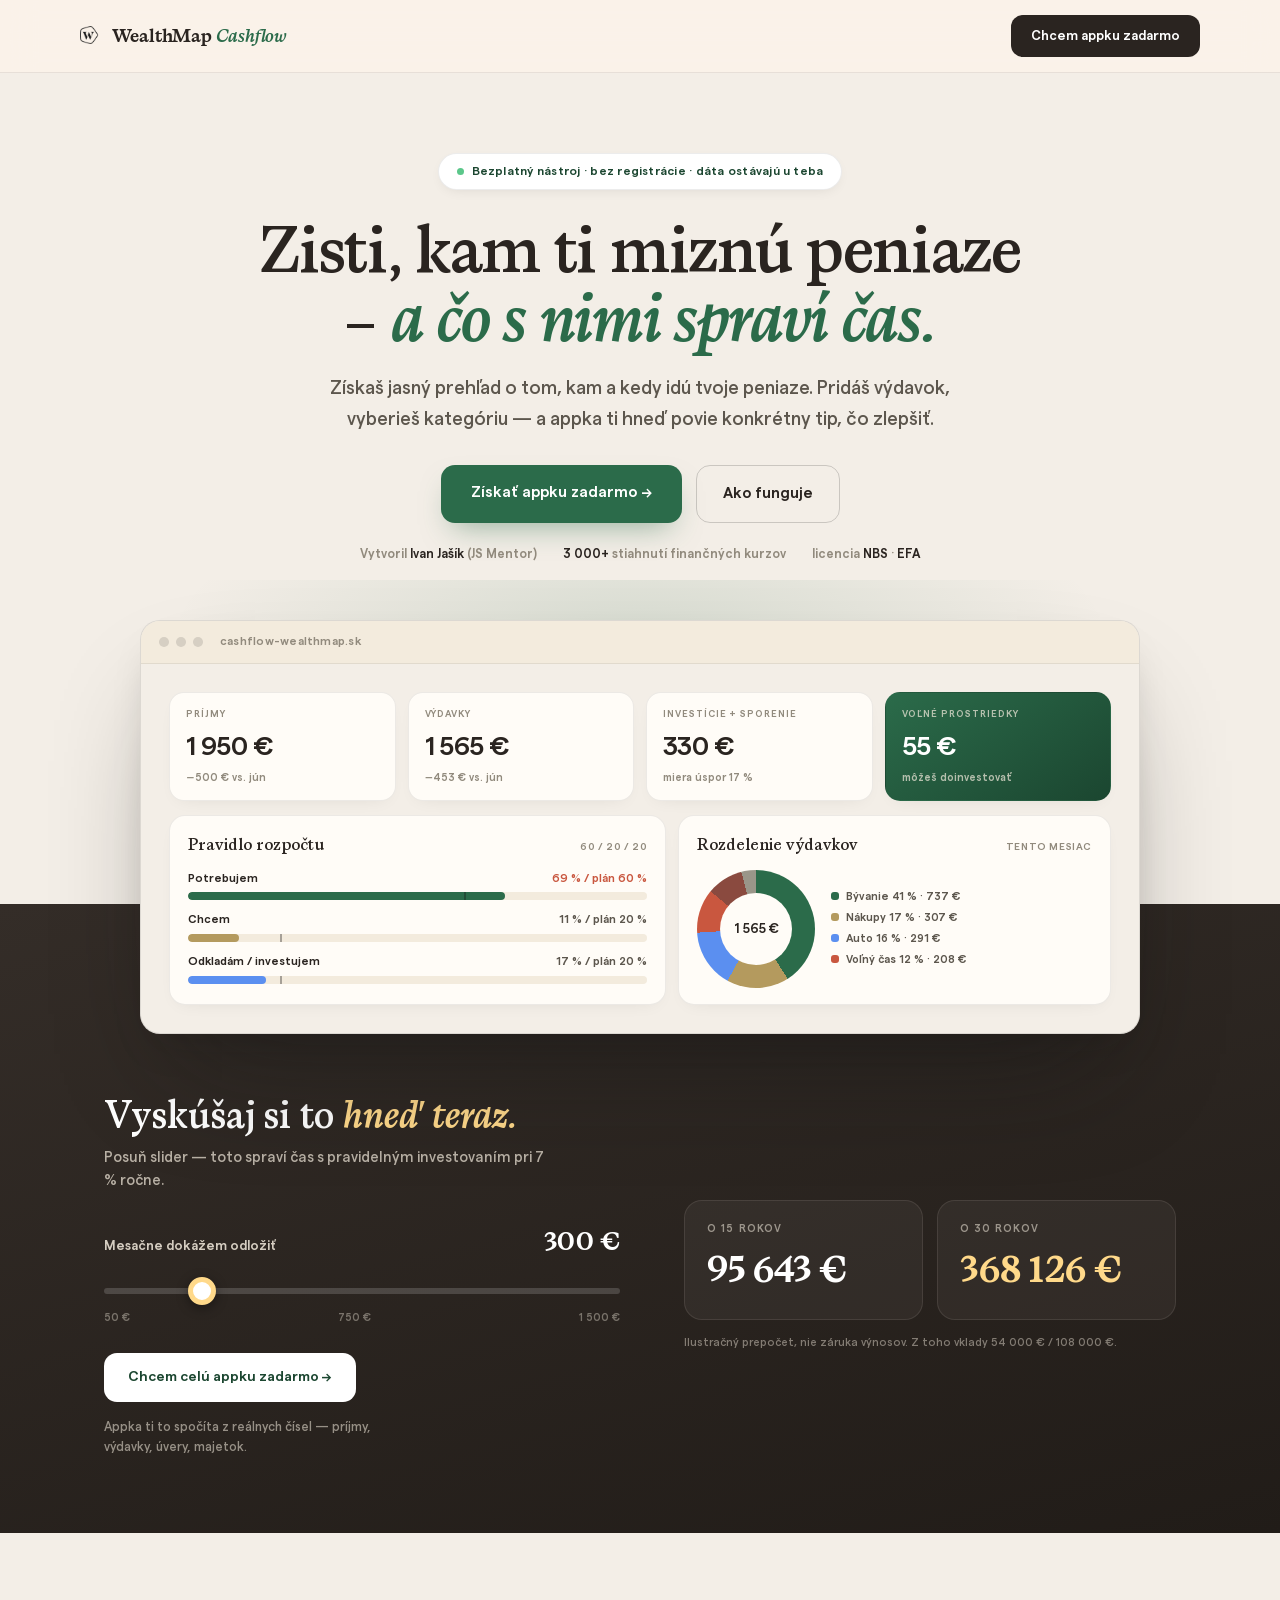
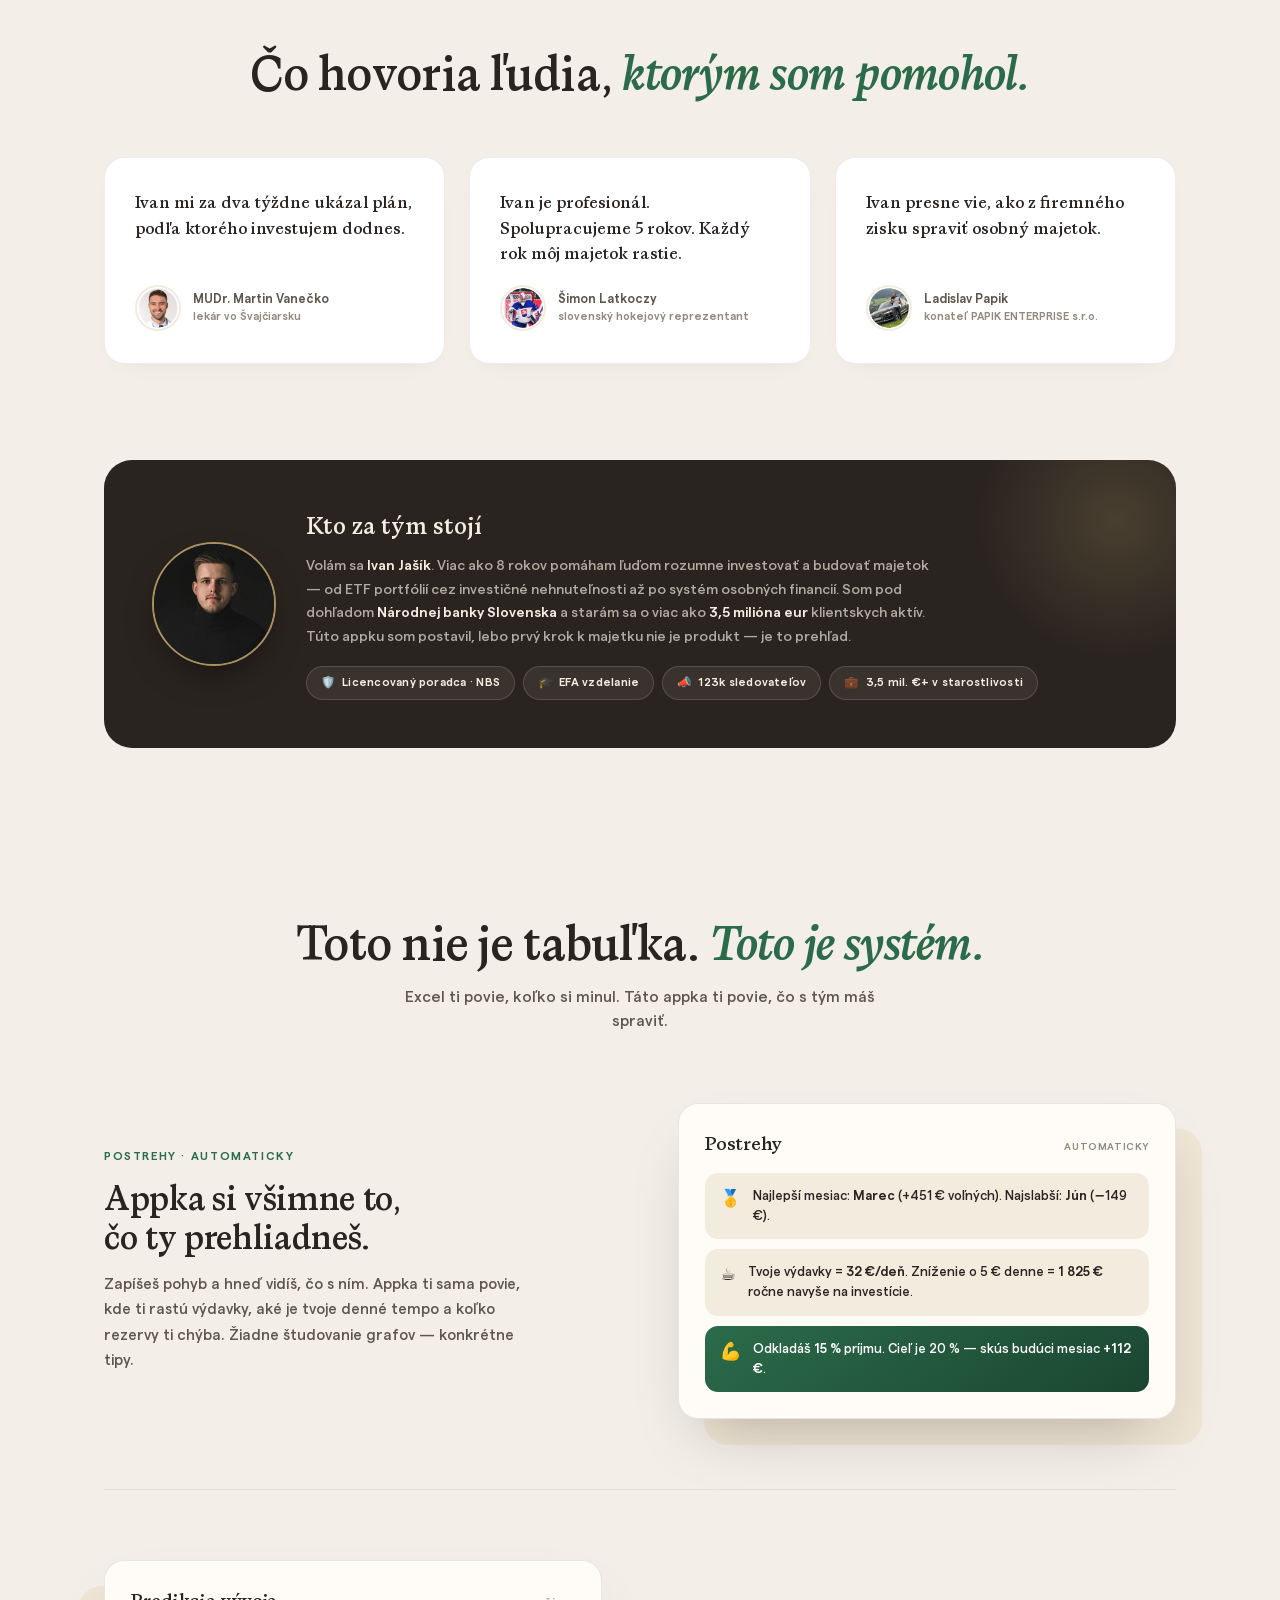
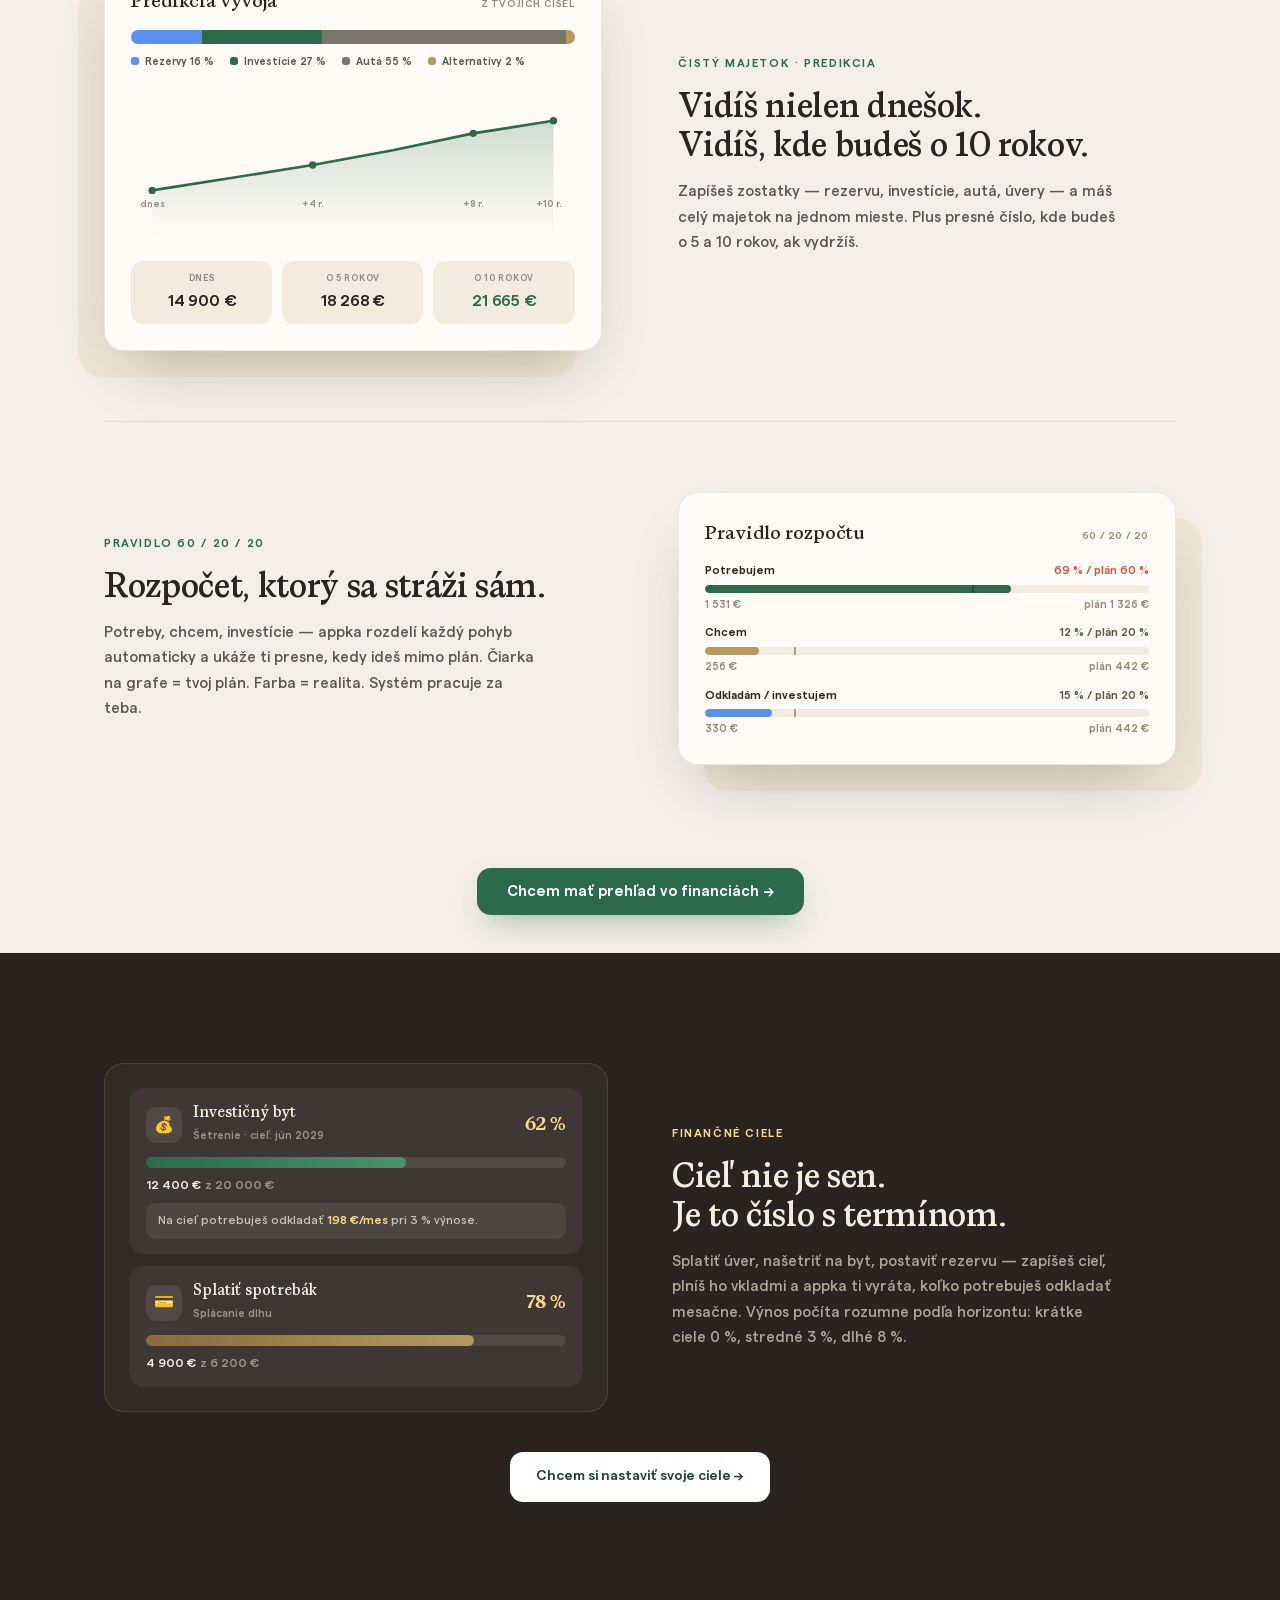
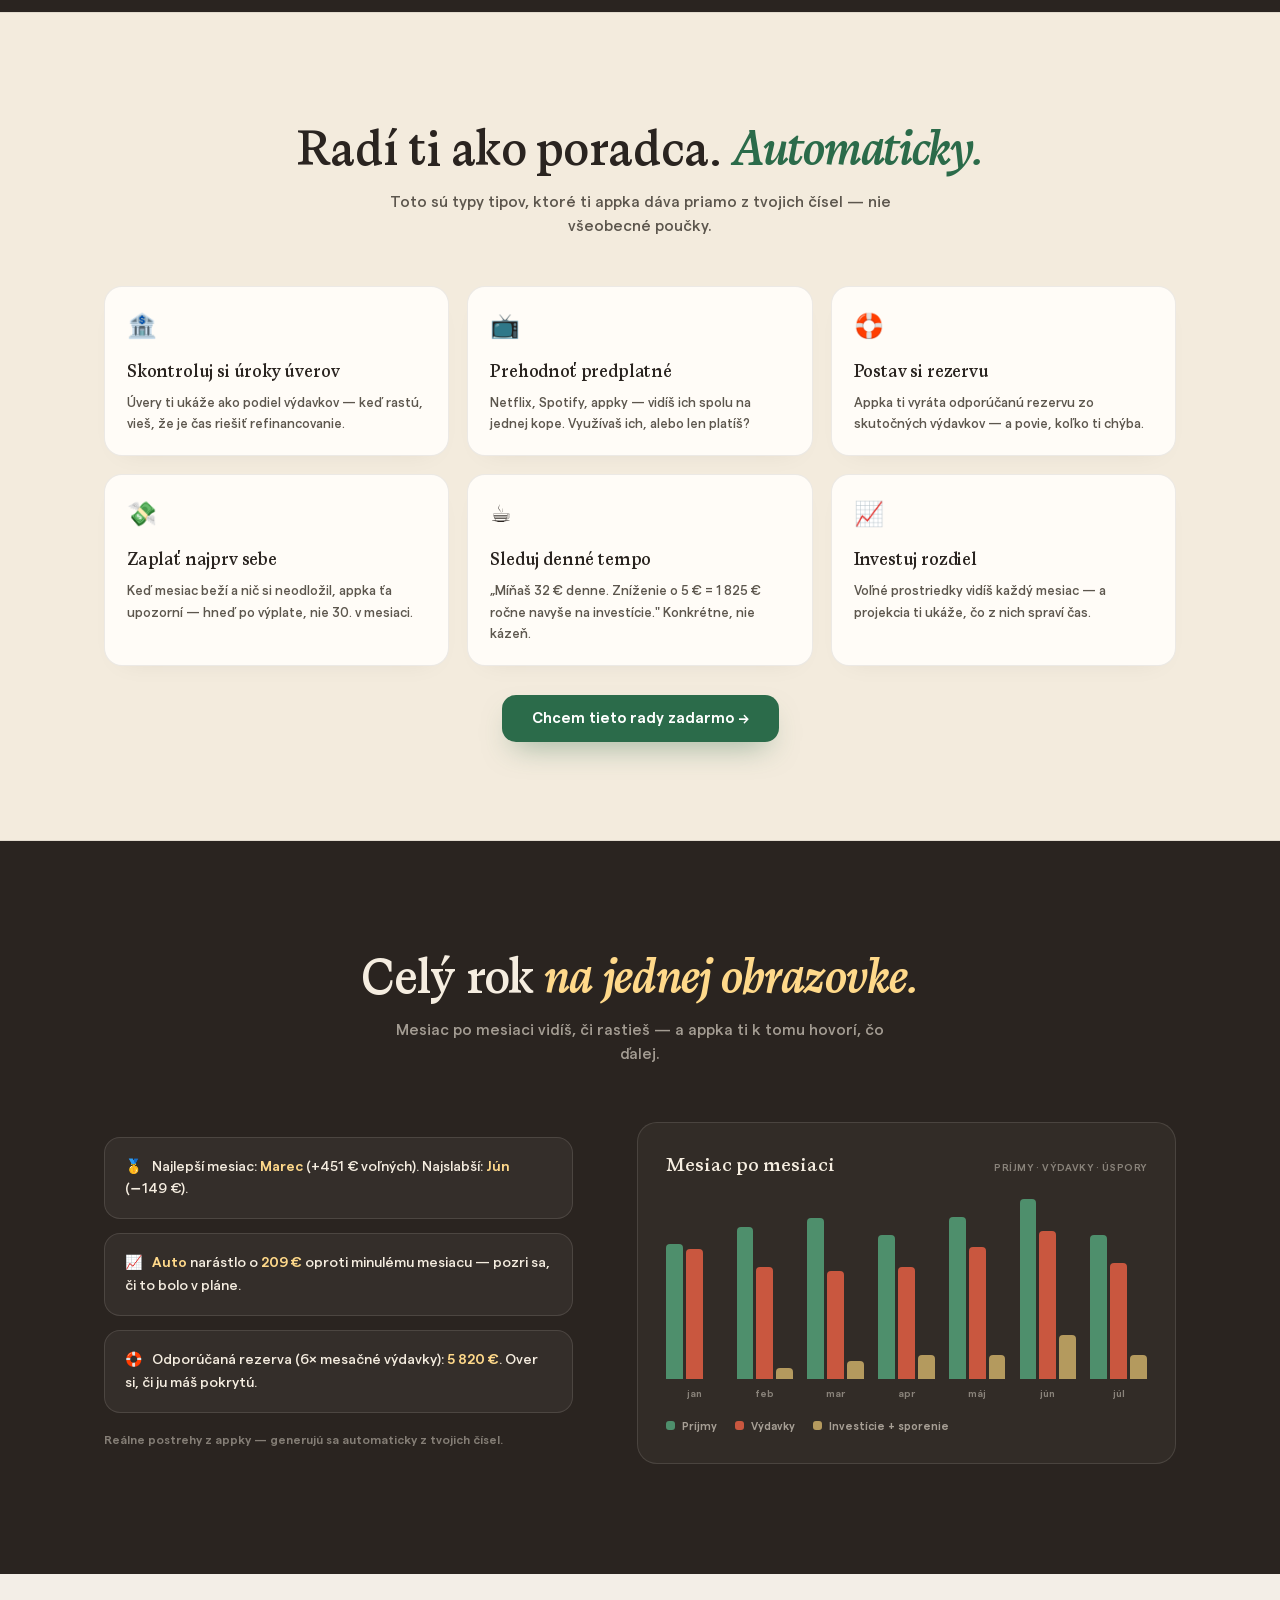
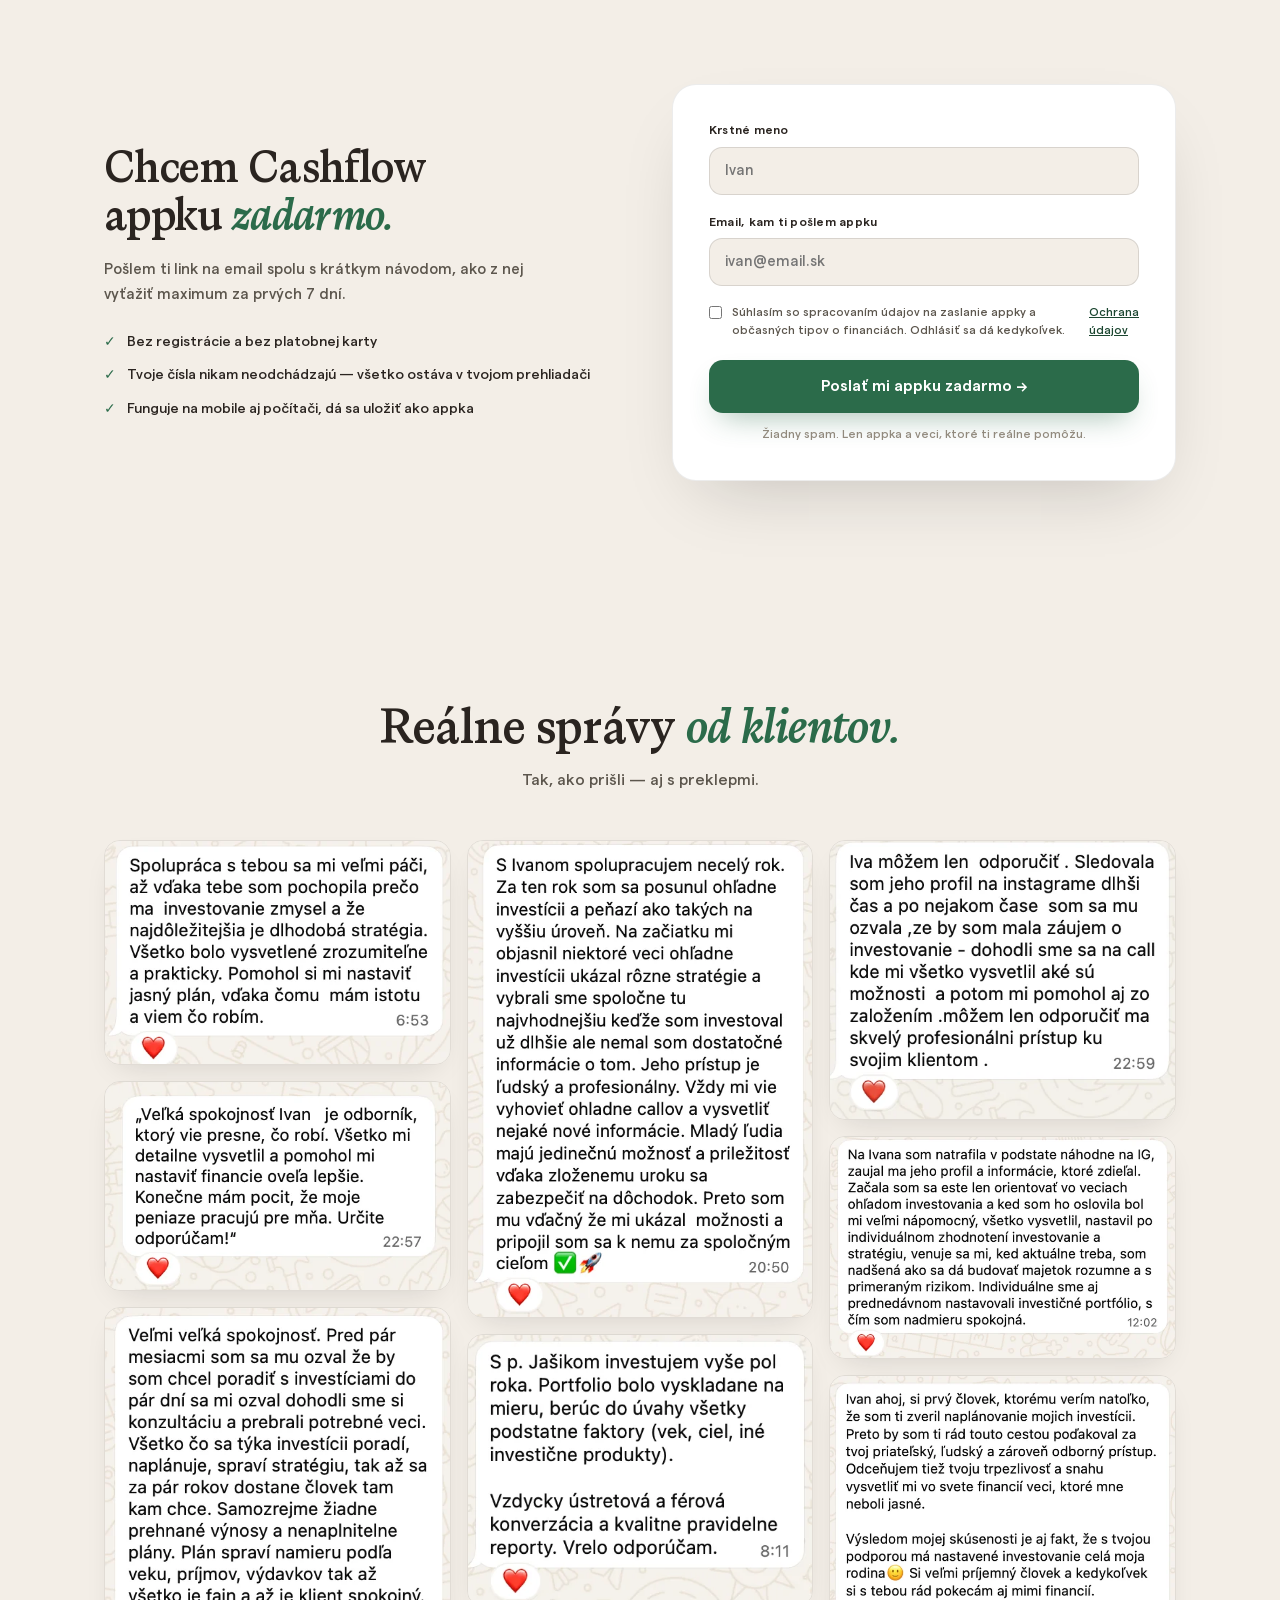
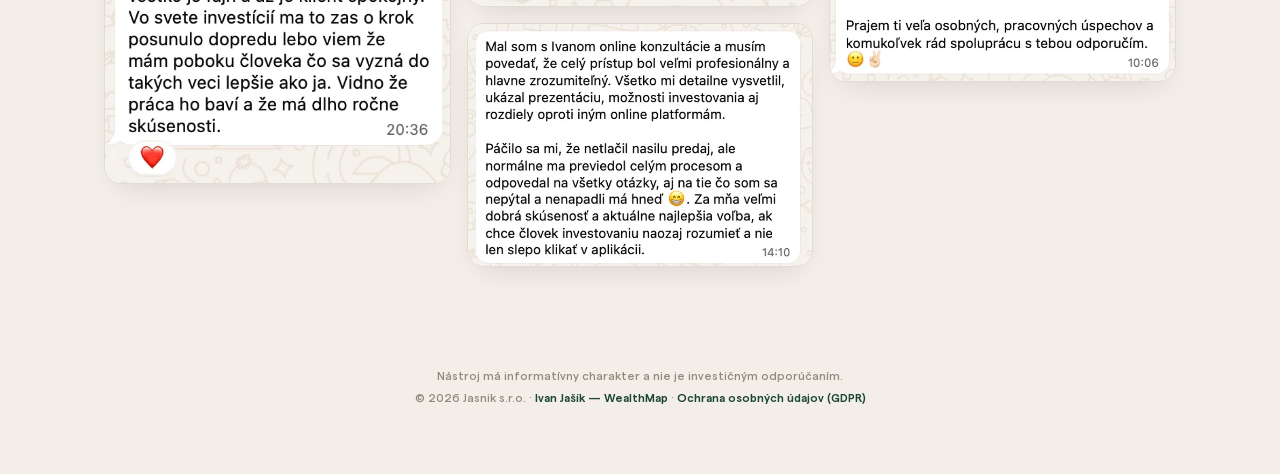
<file: verzia2/verzia2.html>
<!DOCTYPE html>
<html lang="sk">
<head>
<meta charset="UTF-8">
<meta name="viewport" content="width=device-width, initial-scale=1.0, viewport-fit=cover">
<title>WealthMap Cashflow — zisti, kam ti miznú peniaze a čo s nimi spraví čas</title>
<meta name="description" content="Bezplatná appka, ktorá ti ukáže kam idú tvoje peniaze, koľko dokážeš investovať a aký majetok z toho vyrastie. Bez registrácie, dáta ostávajú u teba.">
<style>
  @font-face{font-family:'Calvino';src:url([data-uri]) format('woff2');font-weight:400 600;font-style:normal;font-display:swap}
  @font-face{font-family:'Calvino';src:url([data-uri]) format('woff2');font-weight:700 800;font-style:normal;font-display:swap}
  @font-face{font-family:'Calvino';src:url([data-uri]) format('woff2');font-weight:400 800;font-style:italic;font-display:swap}
  @font-face{font-family:'Matter';src:url([data-uri]) format('woff2');font-weight:400;font-display:swap}
  @font-face{font-family:'Matter';src:url([data-uri]) format('woff2');font-weight:500 600;font-display:swap}
  @font-face{font-family:'Matter';src:url([data-uri]) format('woff2');font-weight:700 800;font-display:swap}
  :root{
    --bg:#f3eee7; --paper:#FFFCF7; --card:#F3EBDD; --panel:#EFE5D4; --ink:#2a2420; --muted:#5C564D; --faint:#918A7D;
    --green:#2B6B4A; --green-d:#1B4630; --glow:#5BC78A; --gold:#B49A5E; --red:#C9573F; --blue:#5B8FF0; --hair:rgba(20,20,20,.08);
    --ds:'Calvino',Georgia,serif; --bs:'Matter',system-ui,sans-serif;
  }
  *{margin:0;padding:0;box-sizing:border-box}
  html{scroll-behavior:smooth}
  body{background:var(--bg);color:var(--ink);font-family:var(--bs);-webkit-font-smoothing:antialiased;line-height:1.55;overflow-x:hidden}
  .wrap{max-width:1120px;margin:0 auto;padding:0 24px}
  a{color:inherit}

  .rv{opacity:0;transform:translateY(22px);transition:opacity .7s ease,transform .7s ease}
  .rv.in{opacity:1;transform:none}
  @media(max-width:640px){
    .wrap{padding:0 20px}
    .nv{padding:12px 0}
    .logo{font-size:15.5px}
    .logo img{height:24px!important;vertical-align:-6px!important;margin-right:7px!important}
    .nbtn{font-size:11.5px;padding:9px 14px}
  }
  @media(prefers-reduced-motion:reduce){.rv{opacity:1;transform:none;transition:none}*{transition:none!important;animation:none!important;scroll-behavior:auto}}

  nav{position:sticky;top:0;z-index:60;background:rgba(251,243,234,.88);backdrop-filter:blur(16px);border-bottom:1px solid var(--hair)}
  .nv{display:flex;align-items:center;justify-content:space-between;padding:15px 0}
  .logo{font-family:var(--ds);font-weight:700;font-size:19px;letter-spacing:-.01em}
  .logo i{font-style:italic;color:var(--green);font-weight:600}
  .nbtn{background:var(--ink);color:#fff;text-decoration:none;font-size:13px;font-weight:800;padding:11px 20px;border-radius:12px;transition:background .2s,transform .2s}
  .nbtn:hover{background:var(--green-d);transform:translateY(-1px)}

  /* HERO */
  .hero{padding:clamp(48px,7vw,80px) 0 0;text-align:center;position:relative}
  .eyebrow{display:inline-flex;align-items:center;gap:8px;background:#fff;border:1px solid var(--hair);border-radius:99px;padding:8px 18px;font-size:12px;font-weight:800;color:var(--green-d);margin-bottom:26px;letter-spacing:.02em;box-shadow:0 4px 14px -6px rgba(20,20,20,.12)}
  .eyebrow::before{content:"";width:7px;height:7px;border-radius:50%;background:var(--glow)}
  h1{text-wrap:balance;font-family:var(--ds);font-weight:600;font-size:clamp(38px,6vw,66px);line-height:1.05;letter-spacing:-.02em;max-width:860px;margin:0 auto 20px}
  h1 em{font-style:italic;color:var(--green)}
  .sub{font-size:clamp(15px,2vw,18.5px);font-weight:500;color:var(--muted);max-width:640px;margin:0 auto 30px;line-height:1.65}
  .hcta{display:flex;justify-content:center;gap:14px;flex-wrap:wrap;margin-bottom:22px}
  .btn-p{background:var(--green);color:#fff;text-decoration:none;font-size:15px;font-weight:800;padding:16px 30px;border-radius:14px;transition:.2s;box-shadow:0 14px 30px -12px rgba(43,107,74,.5)}
  .btn-p:hover{background:var(--green-d);transform:translateY(-2px)}
  .btn-s{background:transparent;color:var(--ink);text-decoration:none;font-size:15px;font-weight:800;padding:16px 26px;border-radius:14px;border:1.5px solid rgba(20,20,20,.18);transition:.2s}
  .btn-s:hover{border-color:var(--ink)}
  .trust{display:flex;flex-wrap:wrap;justify-content:center;gap:8px 26px;font-size:12.5px;font-weight:700;color:var(--faint);margin-bottom:clamp(36px,6vw,56px)}
  .trust b{color:var(--ink);font-weight:800}

  /* ===== ŽIVÝ DASHBOARD (natívne UI appky) ===== */
  .heroshot{position:relative;max-width:1000px;margin:0 auto;z-index:2;text-align:left}
  .heroshot::before{content:"";position:absolute;inset:-40px -60px auto;height:70%;background:radial-gradient(60% 80% at 50% 20%,rgba(43,107,74,.14),transparent 70%);z-index:-1;pointer-events:none}
  .browser{border-radius:20px;overflow:hidden;border:1px solid rgba(20,20,20,.1);box-shadow:0 60px 120px -40px rgba(20,20,20,.45),0 20px 40px -20px rgba(20,20,20,.25);background:var(--bg)}
  .bbar{display:flex;align-items:center;gap:7px;background:var(--card);border-bottom:1px solid var(--hair);padding:12px 18px}
  .bbar span{width:10px;height:10px;border-radius:50%;background:rgba(20,20,20,.13)}
  .bbar i{font-style:normal;font-size:11.5px;font-weight:700;color:var(--faint);margin-left:10px;letter-spacing:.02em}
  .app{padding:clamp(16px,2.6vw,28px)}
  .kpis{display:grid;grid-template-columns:repeat(4,1fr);gap:12px;margin-bottom:14px}
  @media(max-width:760px){.kpis{grid-template-columns:1fr 1fr}}
  .kpi{background:var(--paper);border:1px solid var(--hair);border-radius:15px;padding:14px 16px;box-shadow:0 6px 18px -10px rgba(20,20,20,.1)}
  .kpi .kl{font-size:9.5px;font-weight:800;letter-spacing:.1em;text-transform:uppercase;color:var(--faint);margin-bottom:5px}
  .kpi .kv{font-size:clamp(19px,2.4vw,26px);font-weight:800;letter-spacing:-.02em}
  .kpi .ks{font-size:10.5px;font-weight:700;color:var(--faint);margin-top:3px}
  .kpi.gr{background:linear-gradient(145deg,#2B6B4A,#1B4630);border-color:transparent;color:#fff}
  .kpi.gr .kl,.kpi.gr .ks{color:rgba(243,235,221,.7)}
  .apppanels{display:grid;grid-template-columns:1.15fr 1fr;gap:12px}
  @media(max-width:760px){.apppanels{grid-template-columns:1fr}}
  .apanel{background:var(--paper);border:1px solid var(--hair);border-radius:16px;padding:16px 18px;box-shadow:0 6px 18px -10px rgba(20,20,20,.1)}
  .apanel h4{font-family:var(--ds);font-size:16.5px;font-weight:600;margin-bottom:12px;display:flex;justify-content:space-between;align-items:baseline}
  .apanel h4 small{font-family:var(--bs);font-size:10px;font-weight:800;color:var(--faint);letter-spacing:.06em}
  .rl{margin-bottom:11px}
  .rl .rt{display:flex;justify-content:space-between;font-size:11.5px;font-weight:800;margin-bottom:5px}
  .rl .rt b{color:var(--muted);font-weight:800}
  .rl .rt .over{color:var(--red)}
  .bar{height:8px;border-radius:5px;background:var(--card);overflow:hidden;position:relative}
  .bar::after{content:"";position:absolute;left:var(--plan,60%);top:-2px;bottom:-2px;width:2px;background:rgba(20,20,20,.35)}
  .bar i{display:block;height:100%;border-radius:5px;background:var(--green);width:0;transition:width 1.1s cubic-bezier(.2,.7,.2,1)}
  .bar i.gold{background:var(--gold)}
  .bar i.blue{background:var(--blue)}
  .in .bar i{width:var(--w)}
  .donutrow{display:flex;gap:16px;align-items:center}
  .donut{width:118px;height:118px;border-radius:50%;flex-shrink:0;background:conic-gradient(var(--green) 0 41%,var(--gold) 41% 58%,var(--blue) 58% 74%,var(--red) 74% 86%,#8a4a3f 86% 96%,#9a9689 96% 100%);display:grid;place-items:center;transform:rotate(-90deg);opacity:0;transition:transform 1s ease,opacity .8s ease}
  .in .donut{transform:rotate(0);opacity:1}
  .donut::after{content:"";width:72px;height:72px;border-radius:50%;background:var(--paper)}
  .donut b{position:absolute;transform:rotate(90deg);font-size:13px;font-weight:800}
  .in .donut b{transform:rotate(0)}
  .dleg{font-size:11px;font-weight:700;color:var(--muted);line-height:1.9}
  .dleg i{display:inline-block;width:8px;height:8px;border-radius:3px;margin-right:7px}

  /* TEASER BAND */
  .teaserband{background:linear-gradient(165deg,#342d28,#211c18);margin-top:-130px;padding:190px 0 76px;color:#fff}
  @media(max-width:700px){.teaserband{margin-top:-70px;padding-top:120px}}
  .trow{display:grid;grid-template-columns:1.05fr 1fr;gap:clamp(28px,5vw,70px);align-items:center}
  @media(max-width:820px){.trow{grid-template-columns:1fr}}
  .teaser .tt{text-wrap:balance;font-family:var(--ds);font-size:clamp(26px,3.6vw,38px);font-weight:600;line-height:1.15;margin-bottom:10px}
  .teaser .tt em{font-style:italic;color:#FFD98A}
  .teaser .ts{font-size:14.5px;font-weight:600;color:rgba(243,235,221,.7);margin-bottom:30px;max-width:440px}
  .sliderbox label{display:flex;justify-content:space-between;align-items:baseline;font-size:13px;font-weight:800;color:rgba(243,235,221,.85);margin-bottom:14px}
  .sliderbox label b{font-size:26px;color:#fff;font-family:var(--ds)}
  input[type=range]{width:100%;appearance:none;height:6px;border-radius:99px;background:rgba(255,255,255,.16);outline:none}
  input[type=range]::-webkit-slider-thumb{appearance:none;width:28px;height:28px;border-radius:50%;background:#fff;cursor:pointer;box-shadow:0 3px 12px rgba(0,0,0,.4);border:5px solid #FFD98A}
  input[type=range]::-moz-range-thumb{width:18px;height:18px;border-radius:50%;background:#fff;border:5px solid #FFD98A;cursor:pointer}
  .rmarks{display:flex;justify-content:space-between;font-size:10.5px;font-weight:700;color:rgba(243,235,221,.4);margin-top:9px}
  .tres{display:grid;grid-template-columns:1fr 1fr;gap:14px}
  .tcell{background:rgba(245,237,224,.05);border:1px solid rgba(245,237,224,.1);border-radius:18px;padding:20px 22px}
  .tcell .l{font-size:10.5px;font-weight:800;letter-spacing:.1em;text-transform:uppercase;color:rgba(243,235,221,.55);margin-bottom:6px}
  .tcell .v{font-family:var(--ds);font-size:clamp(26px,3vw,36px);font-weight:700;color:#fff}
  .tcell.big .v{color:#FFD98A}
  .tnote{grid-column:1/-1;font-size:11px;font-weight:600;color:rgba(243,235,221,.45)}
  .tcta{margin-top:26px;display:flex;flex-wrap:wrap;align-items:center;gap:16px}
  .tcta a{background:#fff;color:var(--green-d);text-decoration:none;font-weight:800;font-size:14px;padding:14px 24px;border-radius:13px;transition:.2s}
  .tcta a:hover{transform:translateY(-2px)}
  .tcta span{font-size:12.5px;font-weight:600;color:rgba(243,235,221,.55);max-width:280px}

  /* FEATURES */
  .features{padding:clamp(70px,9vw,110px) 0 clamp(20px,4vw,50px)}
  .sh{text-wrap:balance;font-family:var(--ds);font-weight:600;font-size:clamp(30px,4.4vw,48px);letter-spacing:-.015em;text-align:center;line-height:1.1;margin-bottom:14px}
  .sh em{font-style:italic;color:var(--green)}
  .shs{text-align:center;color:var(--muted);font-weight:500;font-size:15.5px;max-width:520px;margin:0 auto}
  .frow{display:grid;grid-template-columns:1fr 1fr;gap:clamp(26px,6vw,90px);align-items:center;padding:clamp(40px,6vw,70px) 0}
  .frow+.frow{border-top:1px solid var(--hair)}
  @media(max-width:840px){
    .frow{grid-template-columns:1fr;gap:24px;padding:40px 0}
    .frow .fmedia{order:-1;margin:0}
    .fmedia::before{display:none}
    .fcardui{box-shadow:0 14px 30px -18px rgba(20,20,20,.18)}
  }
  .fkicker{font-size:11.5px;font-weight:800;letter-spacing:.14em;text-transform:uppercase;color:var(--green);margin-bottom:14px}
  .frow h3{text-wrap:balance;font-family:var(--ds);font-size:clamp(25px,3vw,34px);font-weight:600;letter-spacing:-.01em;line-height:1.15;margin-bottom:14px}
  .frow>div>p{font-size:15px;font-weight:500;color:var(--muted);line-height:1.7;max-width:440px}
  .fmedia{position:relative}
  .fmedia::before{content:"";position:absolute;inset:26px -26px -26px 26px;background:var(--panel);border-radius:24px;z-index:0}
  .fmedia.alt::before{inset:26px 26px -26px -26px}
  .fcardui{position:relative;z-index:1;background:var(--paper);border:1px solid rgba(20,20,20,.09);border-radius:20px;padding:clamp(18px,2.6vw,26px);box-shadow:0 30px 60px -25px rgba(20,20,20,.28)}
  .fcardui h4{font-family:var(--ds);font-size:19px;font-weight:600;margin-bottom:14px;display:flex;justify-content:space-between;align-items:baseline}
  .fcardui h4 small{font-family:var(--bs);font-size:10px;font-weight:800;color:var(--faint);letter-spacing:.06em}

  .insight{display:flex;gap:12px;background:var(--card);border-radius:13px;padding:13px 15px;margin-bottom:10px;font-size:13px;font-weight:600;line-height:1.55;align-items:flex-start}
  .insight:last-child{margin-bottom:0}
  .insight .ie{font-size:17px;flex-shrink:0}
  .insight.hl{background:linear-gradient(145deg,#2B6B4A,#1B4630);color:#fff}
  .insight b{font-weight:800}

  .alloc{display:flex;height:14px;border-radius:8px;overflow:hidden;margin-bottom:10px}
  .alloc i{display:block;height:100%}
  .alleg{display:flex;flex-wrap:wrap;gap:6px 16px;font-size:10.5px;font-weight:700;color:var(--muted);margin-bottom:18px}
  .alleg i{display:inline-block;width:8px;height:8px;border-radius:3px;margin-right:6px}
  .chart{width:100%;height:auto;display:block}
  .chart .line{fill:none;stroke:var(--green);stroke-width:2.5;stroke-dasharray:600;stroke-dashoffset:600;transition:stroke-dashoffset 1.6s ease .2s}
  .in .chart .line{stroke-dashoffset:0}
  .chart .area{fill:url(#gfill);opacity:0;transition:opacity 1s ease .8s}
  .in .chart .area{opacity:1}
  .chart .dot{fill:var(--green)}
  .chart text{font-family:var(--bs);font-size:9px;font-weight:700;fill:var(--faint)}
  .statcells{display:grid;grid-template-columns:repeat(3,1fr);gap:10px;margin-top:14px}
  .scell{background:var(--card);border-radius:12px;padding:11px 12px;text-align:center}
  .scell .l{font-size:9px;font-weight:800;letter-spacing:.08em;text-transform:uppercase;color:var(--faint);margin-bottom:3px}
  .scell .v{font-size:15.5px;font-weight:800;letter-spacing:-.01em}
  .scell.g .v{color:var(--green)}

  /* TIPY */
  .tipsec{background:var(--card);border-top:1px solid var(--hair);border-bottom:1px solid var(--hair);padding:clamp(70px,9vw,110px) 0}
  .tipgrid{display:grid;grid-template-columns:repeat(3,1fr);gap:clamp(12px,2vw,18px);margin-top:clamp(32px,5vw,48px)}
  @media(max-width:840px){.tipgrid{grid-template-columns:1fr}}
  .tipc{background:var(--paper);border:1px solid var(--hair);border-radius:18px;padding:22px 22px 20px;box-shadow:0 10px 26px -18px rgba(20,20,20,.1)}
  .tipc .te{font-size:24px;display:block;margin-bottom:12px}
  .tipc b{display:block;font-family:var(--ds);font-size:17.5px;font-weight:600;margin-bottom:7px;letter-spacing:-.01em}
  .tipc p{font-size:13px;font-weight:500;color:var(--muted);line-height:1.65}

  .goalmock{background:var(--card);border-radius:15px;padding:15px 17px;margin-bottom:12px}
  .goalmock:last-child{margin-bottom:0}
  .gmh{display:flex;align-items:center;gap:11px;margin-bottom:10px}
  .gmi{width:36px;height:36px;border-radius:10px;background:var(--paper);display:grid;place-items:center;font-size:16px;flex-shrink:0}
  .gmt{flex:1;min-width:0}
  .gmt b{display:block;font-family:var(--ds);font-size:15.5px;font-weight:600;line-height:1.2}
  .gmt small{font-size:10.5px;font-weight:700;color:var(--faint)}
  .gmp{font-family:var(--ds);font-size:19px;font-weight:700;color:var(--green)}
  .gmbar{height:11px;border-radius:7px;background:var(--paper);overflow:hidden;margin-bottom:8px}
  .gmbar i{display:block;height:100%;border-radius:7px;background:linear-gradient(90deg,#2B6B4A,#4E8F6C);width:0;transition:width 1s cubic-bezier(.2,.7,.2,1)}
  .gmbar i.d{background:linear-gradient(90deg,#8a6a3e,#B49A5E)}
  .in .gmbar i{width:var(--w)}
  .gmn{font-size:12px;font-weight:800}
  .gmn span{color:var(--faint);font-weight:700}
  .gmnote{font-size:11.5px;font-weight:600;color:var(--muted);background:var(--paper);border-radius:10px;padding:9px 12px;margin-top:9px}
  .gmnote b{color:var(--ink)}

  .goalsband{padding:clamp(70px,9vw,110px) 0}
  .goalsband .bgrid{margin-top:0;grid-template-columns:1fr 1fr}
  .gbcard{background:rgba(245,237,224,.04);border:1px solid rgba(245,237,224,.12);border-radius:20px;padding:clamp(16px,2.4vw,24px)}
  .gm-dark{background:rgba(245,237,224,.06);border-radius:15px;padding:15px 17px;margin-bottom:12px}
  .gm-dark:last-child{margin-bottom:0}
  .gm-dark .gmi{background:rgba(245,237,224,.1)}
  .gm-dark .gmt b{color:#F5EDE0}
  .gm-dark .gmt small{color:rgba(245,237,224,.5)}
  .gm-dark .gmp{color:#FFD98A}
  .gm-dark .gmbar{background:rgba(245,237,224,.1)}
  .gm-dark .gmn{color:#F5EDE0}
  .gm-dark .gmn span{color:rgba(245,237,224,.5)}
  .gm-dark .gmnote{background:rgba(245,237,224,.08);color:rgba(245,237,224,.75)}
  .gm-dark .gmnote b{color:#FFD98A}

  /* BLACK BAND */
  .black{background:#2a2420;color:#F5EDE0;padding:clamp(70px,9vw,110px) 0}
  .black .sh{color:#F5EDE0}
  .black .sh em{color:#FFD98A}
  .black .shs{color:rgba(245,237,224,.6)}
  .bgrid{display:grid;grid-template-columns:1fr 1.15fr;gap:clamp(24px,5vw,70px);align-items:center;margin-top:clamp(32px,5vw,56px)}
  @media(max-width:840px){.bgrid{grid-template-columns:1fr}}
  .chip{background:rgba(245,237,224,.05);border:1px solid rgba(245,237,224,.12);border-radius:16px;padding:18px 20px;margin-bottom:14px;font-size:14px;font-weight:600;line-height:1.6}
  .chip b{color:#FFD98A}
  .chip .ce{margin-right:10px}
  .bnote{font-size:12px;font-weight:700;color:rgba(245,237,224,.45);margin-top:18px}
  .bchartcard{background:rgba(245,237,224,.04);border:1px solid rgba(245,237,224,.12);border-radius:20px;padding:clamp(18px,2.6vw,28px)}
  .bchartcard h4{font-family:var(--ds);font-size:19px;font-weight:600;margin-bottom:18px;display:flex;justify-content:space-between;align-items:baseline}
  .bchartcard h4 small{font-family:var(--bs);font-size:10px;font-weight:800;color:rgba(245,237,224,.45);letter-spacing:.06em}
  .bars{display:flex;align-items:flex-end;gap:clamp(6px,1.4vw,14px);height:180px}
  .bg-g{flex:1;display:flex;align-items:flex-end;gap:3px;height:100%}
  .bg-g i{flex:1;border-radius:4px 4px 0 0;height:0;transition:height 1s cubic-bezier(.2,.7,.2,1)}
  .in .bg-g i{height:var(--h)}
  .bg-g .inc{background:#4E8F6C}
  .bg-g .exp{background:#C9573F}
  .bg-g .sav{background:#B49A5E}
  .bxl{display:flex;gap:clamp(6px,1.4vw,14px);margin-top:8px}
  .bxl span{flex:1;text-align:center;font-size:10px;font-weight:700;color:rgba(245,237,224,.45)}
  .bleg{display:flex;gap:18px;font-size:11px;font-weight:700;color:rgba(245,237,224,.6);margin-top:16px}
  .bleg i{display:inline-block;width:9px;height:9px;border-radius:3px;margin-right:7px}

  /* FORM */
  .formsec{padding:clamp(70px,9vw,110px) 0}
  .fgrid{display:grid;grid-template-columns:1fr 1fr;gap:clamp(30px,5vw,80px);align-items:center}
  @media(max-width:840px){.fgrid{grid-template-columns:1fr}}
  .fleft h2{text-wrap:balance;font-family:var(--ds);font-size:clamp(30px,4vw,44px);font-weight:600;letter-spacing:-.015em;margin-bottom:16px;line-height:1.1}
  .fleft h2 em{font-style:italic;color:var(--green)}
  .fleft p{font-size:15px;color:var(--muted);font-weight:500;margin-bottom:24px;line-height:1.7;max-width:420px}
  .fchecks{display:flex;flex-direction:column;gap:12px}
  .fchecks div{display:flex;gap:11px;font-size:14px;font-weight:600;color:var(--ink)}
  .fchecks span{color:var(--green);font-weight:800}
  form{background:#fff;border:1px solid var(--hair);border-radius:24px;padding:clamp(24px,3.4vw,36px);box-shadow:0 30px 70px -30px rgba(20,20,20,.22)}
  .fl{font-size:12px;font-weight:800;color:var(--ink);margin-bottom:7px;display:block;letter-spacing:.02em}
  input[type=text],input[type=email],select{width:100%;border:1.5px solid rgba(20,20,20,.12);background:var(--bg);border-radius:13px;padding:14px 15px;font-family:var(--bs);font-size:14.5px;font-weight:600;color:var(--ink);margin-bottom:18px;outline:none;transition:border .2s}
  input:focus,select:focus{border-color:var(--green)}
  .gdpr{display:flex;gap:10px;align-items:flex-start;font-size:11.5px;font-weight:600;color:var(--muted);margin-bottom:20px;line-height:1.55}
  .gdpr input{margin-top:2px;accent-color:var(--green)}
  .gdpr a{color:var(--green-d)}
  .sbtn{width:100%;background:var(--green);color:#fff;border:0;border-radius:14px;padding:17px;font-family:var(--bs);font-size:15.5px;font-weight:800;cursor:pointer;transition:.2s;box-shadow:0 14px 30px -12px rgba(43,107,74,.45)}
  .sbtn:hover{background:var(--green-d);transform:translateY(-1px)}
  .sbtn:disabled{opacity:.6;cursor:wait;transform:none}
  .fnote{text-align:center;font-size:11.5px;font-weight:600;color:var(--faint);margin-top:13px}
  .success{display:none;text-align:center;padding:30px 8px}
  .success .se{font-size:46px;margin-bottom:14px}
  .success h3{font-family:var(--ds);font-size:26px;font-weight:600;margin-bottom:10px}
  .success p{font-size:14px;color:var(--muted);font-weight:600;margin-bottom:20px}
  .success a.go{display:inline-block;background:var(--green);color:#fff;text-decoration:none;font-weight:800;font-size:14.5px;padding:15px 26px;border-radius:13px}
  .success .up{margin-top:24px;padding-top:22px;border-top:1px solid var(--hair);font-size:13.5px;font-weight:600;color:var(--muted);line-height:1.6}
  .success .up a{color:var(--green-d);font-weight:800}

  .trustsec{padding:clamp(70px,9vw,120px) 0 clamp(56px,8vw,96px)}
  .aboutsec{padding:0 0 clamp(30px,5vw,60px)}
  /* PROOF */
  .proof{padding:clamp(70px,9vw,110px) 0 0!important}

  .wagrid{columns:3;column-gap:16px;margin:clamp(32px,5vw,48px) 0 0}
  @media(max-width:840px){.wagrid{columns:2}}
  @media(max-width:560px){.wagrid{columns:1}}
  .wa{width:100%;border-radius:16px;border:1px solid var(--hair);box-shadow:0 12px 30px -16px rgba(20,20,20,.18);margin-bottom:16px;break-inside:avoid;display:block}

  .proof{padding:0 0 96px}
  .quotes{display:grid;grid-template-columns:repeat(3,1fr);gap:clamp(16px,2.5vw,24px);margin-top:clamp(34px,5vw,56px)}
  @media(max-width:840px){.quotes{grid-template-columns:1fr}}
  .q{background:#fff;border:1px solid var(--hair);border-radius:20px;padding:32px 30px;display:flex;flex-direction:column;gap:18px;justify-content:space-between;font-size:14.5px;font-weight:500;color:var(--ink);line-height:1.7;box-shadow:0 10px 26px -18px rgba(20,20,20,.12)}
  .q p{font-family:var(--ds);font-size:17px;line-height:1.5;font-weight:500}
  .q b{display:flex;align-items:center;gap:12px;margin-top:0;font-size:12.5px;color:var(--muted);font-weight:800;line-height:1.4}
  .q b img{width:46px;height:46px;border-radius:50%;object-fit:cover;flex-shrink:0;border:2px solid var(--card)}
  .q b small{display:block;font-size:11px;font-weight:700;color:var(--faint)}

  /* ABOUT */
  .about{display:grid;grid-template-columns:auto 1fr;gap:30px;align-items:center;background:#2a2420;color:#F5EDE0;border-radius:28px;padding:clamp(28px,4.5vw,48px);position:relative;overflow:hidden}
  .about::after{content:"";position:absolute;right:-80px;top:-80px;width:280px;height:280px;background:radial-gradient(circle,rgba(255,217,138,.15),transparent 70%);pointer-events:none}
  @media(max-width:680px){.about{grid-template-columns:1fr}}
  .ava{width:124px;height:124px;border-radius:50%;object-fit:cover;flex-shrink:0;border:2px solid rgba(255,217,138,.6);box-shadow:0 14px 34px -12px rgba(0,0,0,.6)}
  .creds{display:flex;flex-wrap:wrap;gap:8px;margin-top:16px}
  .cred{display:inline-flex;align-items:center;gap:7px;background:rgba(245,237,224,.07);border:1px solid rgba(245,237,224,.16);border-radius:99px;padding:7px 14px;font-size:11.5px;font-weight:800;color:#F5EDE0;letter-spacing:.02em}
  .cred i{font-style:normal}
  .about h3{font-family:var(--ds);font-size:24px;font-weight:600;margin-bottom:10px}
  .about p{font-size:14px;font-weight:500;color:rgba(245,237,224,.68);line-height:1.7;max-width:640px}
  .about p b{color:#F5EDE0}

  footer{padding:36px 0 64px;text-align:center;font-size:11.5px;font-weight:600;color:var(--faint);line-height:1.9}
  footer a{color:var(--green-d);font-weight:800;text-decoration:none}

  .ovl{position:fixed;inset:0;background:rgba(20,20,20,.55);backdrop-filter:blur(6px);display:none;align-items:center;justify-content:center;z-index:100;padding:20px}
  .ovl.on{display:flex}
  .modal{background:var(--bg);border-radius:24px;max-width:640px;width:100%;max-height:86vh;overflow:auto;padding:clamp(26px,4vw,38px)}
  .modal h2{font-family:var(--ds);font-weight:600;font-size:25px;margin-bottom:18px}
  .modal p{font-size:13px;font-weight:500;line-height:1.7;margin-bottom:13px}
  .modal .mok{background:var(--ink);color:#fff;border:0;border-radius:13px;padding:14px 24px;font-family:var(--bs);font-weight:800;font-size:13.5px;cursor:pointer;margin-top:10px}
</style>
</head>
<body>

<nav><div class="wrap nv">
  <div class="logo"><img src="[data-uri]" alt="" style="height:30px;width:auto;vertical-align:-8px;margin-right:9px">WealthMap <i>Cashflow</i></div>
  <a class="nbtn" href="#ziskat">Chcem appku zadarmo</a>
</div></nav>

<header class="hero">
  <div class="wrap">
    <div class="eyebrow">Bezplatný nástroj · bez registrácie · dáta ostávajú u teba</div>
    <h1>Zisti, kam ti miznú peniaze — <em>a čo s nimi spraví čas.</em></h1>
    <p class="sub">Získaš jasný prehľad o tom, kam a kedy idú tvoje peniaze. Pridáš výdavok, vyberieš kategóriu — a appka ti hneď povie konkrétny tip, čo zlepšiť.</p>
    <div class="hcta">
      <a class="btn-p" href="#ziskat">Získať appku zadarmo →</a>
      <a class="btn-s" href="#ako">Ako funguje</a>
    </div>
    <div class="trust"><span>Vytvoril <b>Ivan Jašík</b> (JS Mentor)</span><span><b>3 000+</b> stiahnutí finančných kurzov</span><span>licencia <b>NBS</b> · <b>EFA</b></span></div>

    <!-- ŽIVÝ DASHBOARD -->
    <div class="heroshot rv">
      <div class="browser">
        <div class="bbar"><span></span><span></span><span></span><i>cashflow-wealthmap.sk</i></div>
        <div class="app">
          <div class="kpis">
            <div class="kpi"><div class="kl">Príjmy</div><div class="kv">1 950 €</div><div class="ks">−500 € vs. jún</div></div>
            <div class="kpi"><div class="kl">Výdavky</div><div class="kv">1 565 €</div><div class="ks">−453 € vs. jún</div></div>
            <div class="kpi"><div class="kl">Investície + sporenie</div><div class="kv">330 €</div><div class="ks">miera úspor 17 %</div></div>
            <div class="kpi gr"><div class="kl">Voľné prostriedky</div><div class="kv">55 €</div><div class="ks">môžeš doinvestovať</div></div>
          </div>
          <div class="apppanels">
            <div class="apanel">
              <h4>Pravidlo rozpočtu <small>60 / 20 / 20</small></h4>
              <div class="rl"><div class="rt"><span>Potrebujem</span><b class="over">69 % / plán 60 %</b></div><div class="bar" style="--plan:60%"><i style="--w:69%"></i></div></div>
              <div class="rl"><div class="rt"><span>Chcem</span><b>11 % / plán 20 %</b></div><div class="bar" style="--plan:20%"><i class="gold" style="--w:11%"></i></div></div>
              <div class="rl" style="margin-bottom:0"><div class="rt"><span>Odkladám / investujem</span><b>17 % / plán 20 %</b></div><div class="bar" style="--plan:20%"><i class="blue" style="--w:17%"></i></div></div>
            </div>
            <div class="apanel">
              <h4>Rozdelenie výdavkov <small>TENTO MESIAC</small></h4>
              <div class="donutrow">
                <div class="donut"><b>1 565 €</b></div>
                <div class="dleg">
                  <div><i style="background:var(--green)"></i>Bývanie 41 % · 737 €</div>
                  <div><i style="background:var(--gold)"></i>Nákupy 17 % · 307 €</div>
                  <div><i style="background:var(--blue)"></i>Auto 16 % · 291 €</div>
                  <div><i style="background:var(--red)"></i>Voľný čas 12 % · 208 €</div>
                </div>
              </div>
            </div>
          </div>
        </div>
      </div>
    </div>
  </div>
</header>

<!-- TEASER BAND -->
<div class="teaserband"><div class="wrap teaser">
  <div class="trow">
    <div class="rv">
      <div class="tt">Vyskúšaj si to <em>hneď teraz.</em></div>
      <div class="ts">Posuň slider — toto spraví čas s pravidelným investovaním pri 7 % ročne.</div>
      <div class="sliderbox">
        <label><span>Mesačne dokážem odložiť</span><b id="sv">300 €</b></label>
        <input type="range" id="sl" min="50" max="1500" step="50" value="300" aria-label="Mesačná investícia">
        <div class="rmarks"><span>50 €</span><span>750 €</span><span>1 500 €</span></div>
      </div>
      <div class="tcta"><a href="#ziskat">Chcem celú appku zadarmo →</a><span>Appka ti to spočíta z reálnych čísel — príjmy, výdavky, úvery, majetok.</span></div>
    </div>
    <div class="tres rv">
      <div class="tcell"><div class="l">O 15 rokov</div><div class="v" id="r10">—</div></div>
      <div class="tcell big"><div class="l">O 30 rokov</div><div class="v" id="r20">—</div></div>
      <div class="tnote">Ilustračný prepočet, nie záruka výnosov. Z toho vklady <span id="dep"></span>.</div>
    </div>
  </div>
</div></div>

<!-- TRUST -->
<section class="trustsec"><div class="wrap">
  <h2 class="sh rv">Čo hovoria ľudia, <em>ktorým som pomohol.</em></h2>
  <div class="quotes">
    <div class="q rv"><p>Ivan mi za dva týždne ukázal plán, podľa ktorého investujem dodnes.</p><b><img src="foto/vanecko.webp" alt="Martin Vanečko" loading="lazy"><span>MUDr. Martin Vanečko<small>lekár vo Švajčiarsku</small></span></b></div>
    <div class="q rv"><p>Ivan je profesionál. Spolupracujeme 5 rokov. Každý rok môj majetok rastie.</p><b><img src="foto/latkoczy.webp" alt="Šimon Latkoczy" loading="lazy"><span>Šimon Latkoczy<small>slovenský hokejový reprezentant</small></span></b></div>
    <div class="q rv"><p>Ivan presne vie, ako z firemného zisku spraviť osobný majetok.</p><b><img src="foto/papik.webp" alt="Ladislav Papik" loading="lazy"><span>Ladislav Papik<small>konateľ PAPIK ENTERPRISE s.r.o.</small></span></b></div>
  </div>
</div></section>

<!-- ABOUT -->
<section class="aboutsec"><div class="wrap">
  <div class="about rv">
    <img class="ava" src="[data-uri]" alt="Ivan Jašík" width="104" height="104">
    <div>
      <h3>Kto za tým stojí</h3>
      <p>Volám sa <b>Ivan Jašík</b>. Viac ako 8 rokov pomáham ľuďom rozumne investovať a budovať majetok — od ETF portfólií cez investičné nehnuteľnosti až po systém osobných financií. Som pod dohľadom <b>Národnej banky Slovenska</b> a starám sa o viac ako <b>3,5 milióna eur</b> klientskych aktív. Túto appku som postavil, lebo prvý krok k majetku nie je produkt — je to prehľad.</p>
      <div class="creds">
        <span class="cred"><i>🛡️</i> Licencovaný poradca · NBS</span>
        <span class="cred"><i>🎓</i> EFA vzdelanie</span>
        <span class="cred"><i>📣</i> 123k sledovateľov</span>
        <span class="cred"><i>💼</i> 3,5 mil. €+ v starostlivosti</span>
      </div>
    </div>
  </div>
</div></section>

<!-- FEATURES -->
<section class="features" id="ako"><div class="wrap">
  <h2 class="sh rv">Toto nie je tabuľka. <em>Toto je systém.</em></h2>
  <p class="shs rv">Excel ti povie, koľko si minul. Táto appka ti povie, čo s tým máš spraviť.</p>

  <div class="frow">
    <div class="rv">
      <div class="fkicker">Postrehy · automaticky</div>
      <h3>Appka si všimne to,<br>čo ty prehliadneš.</h3>
      <p>Zapíšeš pohyb a hneď vidíš, čo s ním. Appka ti sama povie, kde ti rastú výdavky, aké je tvoje denné tempo a koľko rezervy ti chýba. Žiadne študovanie grafov — konkrétne tipy.</p>
    </div>
    <div class="fmedia rv">
      <div class="fcardui">
        <h4>Postrehy <small>AUTOMATICKY</small></h4>
        <div class="insight"><span class="ie">🥇</span><span>Najlepší mesiac: <b>Marec</b> (+451 € voľných). Najslabší: <b>Jún</b> (−149 €).</span></div>
        <div class="insight"><span class="ie">☕</span><span>Tvoje výdavky = <b>32 €/deň</b>. Zníženie o 5 € denne = <b>1 825 €</b> ročne navyše na investície.</span></div>
        <div class="insight hl"><span class="ie">💪</span><span>Odkladáš <b>15 %</b> príjmu. Cieľ je 20 % — skús budúci mesiac <b>+112 €</b>.</span></div>
      </div>
    </div>
  </div>

  <div class="frow">
    <div class="fmedia alt rv">
      <div class="fcardui">
        <h4>Predikcia vývoja <small>Z TVOJICH ČÍSEL</small></h4>
        <div class="alloc">
          <i style="width:16%;background:var(--blue)"></i><i style="width:27%;background:var(--green)"></i><i style="width:55%;background:#7a7668"></i><i style="width:2%;background:var(--gold)"></i>
        </div>
        <div class="alleg">
          <span><i style="background:var(--blue)"></i>Rezervy 16 %</span>
          <span><i style="background:var(--green)"></i>Investície 27 %</span>
          <span><i style="background:#7a7668"></i>Autá 55 %</span>
          <span><i style="background:var(--gold)"></i>Alternatívy 2 %</span>
        </div>
        <svg class="chart" viewBox="0 0 420 150" xmlns="http://www.w3.org/2000/svg" aria-label="Predikcia rastu majetku na 10 rokov">
          <defs><linearGradient id="gfill" x1="0" y1="0" x2="0" y2="1"><stop offset="0" stop-color="#2B6B4A" stop-opacity=".22"/><stop offset="1" stop-color="#2B6B4A" stop-opacity="0"/></linearGradient></defs>
          <path class="area" d="M20,96 L96,84 L172,72 L248,58 L324,42 L400,30 L400,140 L20,140 Z"/>
          <path class="line" d="M20,96 L96,84 L172,72 L248,58 L324,42 L400,30"/>
          <circle class="dot" cx="20" cy="96" r="3.5"/><circle class="dot" cx="172" cy="72" r="3.5"/><circle class="dot" cx="324" cy="42" r="3.5"/><circle class="dot" cx="400" cy="30" r="3.5"/>
          <text x="20" y="112" text-anchor="middle">dnes</text><text x="172" y="112" text-anchor="middle">+4 r.</text><text x="324" y="112" text-anchor="middle">+8 r.</text><text x="396" y="112" text-anchor="middle">+10 r.</text>
        </svg>
        <div class="statcells">
          <div class="scell"><div class="l">Dnes</div><div class="v">14 900 €</div></div>
          <div class="scell"><div class="l">O 5 rokov</div><div class="v">18 268 €</div></div>
          <div class="scell g"><div class="l">O 10 rokov</div><div class="v">21 665 €</div></div>
        </div>
      </div>
    </div>
    <div class="rv">
      <div class="fkicker">Čistý majetok · predikcia</div>
      <h3>Vidíš nielen dnešok.<br>Vidíš, kde budeš o 10 rokov.</h3>
      <p>Zapíšeš zostatky — rezervu, investície, autá, úvery — a máš celý majetok na jednom mieste. Plus presné číslo, kde budeš o 5 a 10 rokov, ak vydržíš.</p>
    </div>
  </div>

  <div class="frow">
    <div class="rv">
      <div class="fkicker">Pravidlo 60 / 20 / 20</div>
      <h3>Rozpočet, ktorý sa stráži sám.</h3>
      <p>Potreby, chcem, investície — appka rozdelí každý pohyb automaticky a ukáže ti presne, kedy ideš mimo plán. Čiarka na grafe = tvoj plán. Farba = realita. Systém pracuje za teba.</p>
    </div>
    <div class="fmedia rv">
      <div class="fcardui">
        <h4>Pravidlo rozpočtu <small>60 / 20 / 20</small></h4>
        <div class="rl"><div class="rt"><span>Potrebujem</span><b class="over">69 % / plán 60 %</b></div><div class="bar" style="--plan:60%"><i style="--w:69%"></i></div><div style="display:flex;justify-content:space-between;font-size:10.5px;font-weight:700;color:var(--faint);margin-top:4px"><span>1 531 €</span><span>plán 1 326 €</span></div></div>
        <div class="rl"><div class="rt"><span>Chcem</span><b>12 % / plán 20 %</b></div><div class="bar" style="--plan:20%"><i class="gold" style="--w:12%"></i></div><div style="display:flex;justify-content:space-between;font-size:10.5px;font-weight:700;color:var(--faint);margin-top:4px"><span>256 €</span><span>plán 442 €</span></div></div>
        <div class="rl" style="margin-bottom:0"><div class="rt"><span>Odkladám / investujem</span><b>15 % / plán 20 %</b></div><div class="bar" style="--plan:20%"><i class="blue" style="--w:15%"></i></div><div style="display:flex;justify-content:space-between;font-size:10.5px;font-weight:700;color:var(--faint);margin-top:4px"><span>330 €</span><span>plán 442 €</span></div></div>
      </div>
    </div>
  </div>

  <div class="rv" style="text-align:center;margin-top:44px">
    <a class="btn-p" href="#ziskat">Chcem mať prehľad vo financiách →</a>
  </div>

</div></section>


<!-- GOALS BLACK -->
<section class="black goalsband"><div class="wrap">
  <div class="bgrid">
    <div class="rv">
      <div class="gbcard">
        <div class="goalmock gm-dark">
          <div class="gmh"><span class="gmi">💰</span><span class="gmt"><b>Investičný byt</b><small>Šetrenie · cieľ: jún 2029</small></span><span class="gmp">62 %</span></div>
          <div class="gmbar"><i style="--w:62%"></i></div>
          <div class="gmn">12 400 € <span>z 20 000 €</span></div>
          <div class="gmnote">Na cieľ potrebuješ odkladať <b>198 €/mes</b> pri 3 % výnose.</div>
        </div>
        <div class="goalmock gm-dark">
          <div class="gmh"><span class="gmi">💳</span><span class="gmt"><b>Splatiť spotrebák</b><small>Splácanie dlhu</small></span><span class="gmp">78 %</span></div>
          <div class="gmbar"><i class="d" style="--w:78%"></i></div>
          <div class="gmn">4 900 € <span>z 6 200 €</span></div>
        </div>
      </div>
    </div>
    <div class="rv">
      <div class="fkicker" style="color:#FFD98A">Finančné ciele</div>
      <h3 style="font-family:var(--ds);font-size:clamp(25px,3vw,34px);font-weight:600;letter-spacing:-.01em;line-height:1.15;margin-bottom:14px;text-wrap:balance">Cieľ nie je sen.<br>Je to číslo s termínom.</h3>
      <p style="font-size:15px;font-weight:500;color:rgba(245,237,224,.65);line-height:1.7;max-width:440px">Splatiť úver, našetriť na byt, postaviť rezervu — zapíšeš cieľ, plníš ho vkladmi a appka ti vyráta, koľko potrebuješ odkladať mesačne. Výnos počíta rozumne podľa horizontu: krátke ciele 0 %, stredné 3 %, dlhé 8 %.</p>
    </div>
  </div>
  <div class="rv" style="text-align:center;margin-top:40px">
    <a href="#ziskat" style="display:inline-block;background:#fff;color:var(--green-d);text-decoration:none;font-weight:800;font-size:14px;padding:14px 26px;border-radius:13px;transition:.2s">Chcem si nastaviť svoje ciele →</a>
  </div>
</div></section>

<!-- TIPY -->
<section class="tipsec"><div class="wrap">
  <h2 class="sh rv">Radí ti ako poradca. <em>Automaticky.</em></h2>
  <p class="shs rv">Toto sú typy tipov, ktoré ti appka dáva priamo z tvojich čísel — nie všeobecné poučky.</p>
  <div class="tipgrid">
    <div class="tipc rv"><span class="te">🏦</span><b>Skontroluj si úroky úverov</b><p>Úvery ti ukáže ako podiel výdavkov — keď rastú, vieš, že je čas riešiť refinancovanie.</p></div>
    <div class="tipc rv"><span class="te">📺</span><b>Prehodnoť predplatné</b><p>Netflix, Spotify, appky — vidíš ich spolu na jednej kope. Využívaš ich, alebo len platíš?</p></div>
    <div class="tipc rv"><span class="te">🛟</span><b>Postav si rezervu</b><p>Appka ti vyráta odporúčanú rezervu zo skutočných výdavkov — a povie, koľko ti chýba.</p></div>
    <div class="tipc rv"><span class="te">💸</span><b>Zaplať najprv sebe</b><p>Keď mesiac beží a nič si neodložil, appka ťa upozorní — hneď po výplate, nie 30. v mesiaci.</p></div>
    <div class="tipc rv"><span class="te">☕</span><b>Sleduj denné tempo</b><p>„Míňaš 32 € denne. Zníženie o 5 € = 1 825 € ročne navyše na investície." Konkrétne, nie kázeň.</p></div>
    <div class="tipc rv"><span class="te">📈</span><b>Investuj rozdiel</b><p>Voľné prostriedky vidíš každý mesiac — a projekcia ti ukáže, čo z nich spraví čas.</p></div>
  </div>
  <div class="rv" style="text-align:center;margin-top:40px">
    <a class="btn-p" href="#ziskat">Chcem tieto rady zadarmo →</a>
  </div>
</div></section>

<!-- BLACK BAND -->
<section class="black"><div class="wrap">
  <h2 class="sh rv">Celý rok <em>na jednej obrazovke.</em></h2>
  <p class="shs rv">Mesiac po mesiaci vidíš, či rastieš — a appka ti k tomu hovorí, čo ďalej.</p>
  <div class="bgrid">
    <div class="rv">
      <div class="chip"><span class="ce">🥇</span>Najlepší mesiac: <b>Marec</b> (+451 € voľných). Najslabší: <b>Jún</b> (−149 €).</div>
      <div class="chip"><span class="ce">📈</span><b>Auto</b> narástlo o <b>209 €</b> oproti minulému mesiacu — pozri sa, či to bolo v pláne.</div>
      <div class="chip"><span class="ce">🛟</span>Odporúčaná rezerva (6× mesačné výdavky): <b>5 820 €</b>. Over si, či ju máš pokrytú.</div>
      <div class="bnote">Reálne postrehy z appky — generujú sa automaticky z tvojich čísel.</div>
    </div>
    <div class="rv">
      <div class="bchartcard">
        <h4>Mesiac po mesiaci <small>PRÍJMY · VÝDAVKY · ÚSPORY</small></h4>
        <div class="bars">
          <div class="bg-g"><i class="inc" style="--h:75%"></i><i class="exp" style="--h:72%"></i><i class="sav" style="--h:0%"></i></div>
          <div class="bg-g"><i class="inc" style="--h:84%"></i><i class="exp" style="--h:62%"></i><i class="sav" style="--h:6%"></i></div>
          <div class="bg-g"><i class="inc" style="--h:89%"></i><i class="exp" style="--h:60%"></i><i class="sav" style="--h:10%"></i></div>
          <div class="bg-g"><i class="inc" style="--h:80%"></i><i class="exp" style="--h:62%"></i><i class="sav" style="--h:13%"></i></div>
          <div class="bg-g"><i class="inc" style="--h:90%"></i><i class="exp" style="--h:73%"></i><i class="sav" style="--h:13%"></i></div>
          <div class="bg-g"><i class="inc" style="--h:100%"></i><i class="exp" style="--h:82%"></i><i class="sav" style="--h:24%"></i></div>
          <div class="bg-g"><i class="inc" style="--h:80%"></i><i class="exp" style="--h:64%"></i><i class="sav" style="--h:13%"></i></div>
        </div>
        <div class="bxl"><span>jan</span><span>feb</span><span>mar</span><span>apr</span><span>máj</span><span>jún</span><span>júl</span></div>
        <div class="bleg">
          <span><i style="background:#4E8F6C"></i>Príjmy</span>
          <span><i style="background:#C9573F"></i>Výdavky</span>
          <span><i style="background:#B49A5E"></i>Investície + sporenie</span>
        </div>
      </div>
    </div>
  </div>
</div></section>

<!-- FORM -->
<section class="formsec" id="ziskat"><div class="wrap fgrid">
  <div class="fleft rv">
    <h2>Chcem Cashflow appku <em>zadarmo.</em></h2>
    <p>Pošlem ti link na email spolu s krátkym návodom, ako z nej vyťažiť maximum za prvých 7 dní.</p>
    <div class="fchecks">
      <div><span>✓</span> Bez registrácie a bez platobnej karty</div>
      <div><span>✓</span> Tvoje čísla nikam neodchádzajú — všetko ostáva v tvojom prehliadači</div>
      <div><span>✓</span> Funguje na mobile aj počítači, dá sa uložiť ako appka</div>
    </div>
  </div>
  <div class="rv">
    <form id="leadForm" action="https://formspree.io/f/TVOJE_FORM_ID" method="POST">
      <label class="fl" for="fn">Krstné meno</label>
      <input type="text" id="fn" name="meno" required autocomplete="given-name" placeholder="Ivan">
      <label class="fl" for="fe">Email, kam ti pošlem appku</label>
      <input type="email" id="fe" name="email" required autocomplete="email" placeholder="ivan@email.sk">
      <label class="gdpr"><input type="checkbox" required> Súhlasím so spracovaním údajov na zaslanie appky a občasných tipov o financiách. Odhlásiť sa dá kedykoľvek. <a href="#" onclick="document.getElementById('gdprOvl').classList.add('on');return false">Ochrana údajov</a></label>
      <button class="sbtn" type="submit">Poslať mi appku zadarmo →</button>
      <div class="fnote">Žiadny spam. Len appka a veci, ktoré ti reálne pomôžu.</div>
    </form>
    <div class="success" id="succ">
      <div class="se">🎉</div>
      <h3>Appka letí na tvoj email.</h3>
      <p>Skontroluj schránku (aj spam) do pár minút. Alebo nečakaj:</p>
      <a class="go" href="https://cashflow-wealthmap.sk" target="_blank" rel="noopener">Otvoriť appku hneď teraz →</a>
      <div class="up">Chceš zistiť, ako môžeš so svojimi peniazmi pracovať efektívnejšie? <a href="https://konzultacia.jsmentor.sk/?utm_source=cashflow_landing&utm_medium=web&utm_campaign=thankyou">Využi 30-minútovú bezplatnú konzultáciu →</a></div>
    </div>
  </div>
</div></section>

<!-- WA PROOF -->
<section class="proof"><div class="wrap">
  <h2 class="sh rv">Reálne správy <em>od klientov.</em></h2>
  <p class="shs rv">Tak, ako prišli — aj s preklepmi.</p>
  <div class="wagrid">
    <img class="wa rv" src="recenzie/r1.webp" alt="Recenzia klienta" loading="lazy">
    <img class="wa rv" src="recenzie/r2.webp" alt="Recenzia klienta" loading="lazy">
    <img class="wa rv" src="recenzie/r5.webp" alt="Recenzia klienta" loading="lazy">
    <img class="wa rv" src="recenzie/r4.webp" alt="Recenzia klienta" loading="lazy">
    <img class="wa rv" src="recenzie/r3.webp" alt="Recenzia klienta" loading="lazy">
    <img class="wa rv" src="recenzie/r7.webp" alt="Recenzia klienta" loading="lazy">
    <img class="wa rv" src="recenzie/r6.webp" alt="Recenzia klienta" loading="lazy">
    <img class="wa rv" src="recenzie/r8.webp" alt="Recenzia klienta" loading="lazy">
    <img class="wa rv" src="recenzie/r9.webp" alt="Recenzia klienta" loading="lazy">
  </div>
  <div class="rv" style="text-align:center;margin-top:38px">
    <a class="btn-p" href="#ziskat">Chcem Cashflow appku zadarmo →</a>
  </div>
</div></section>







<footer><div class="wrap">
  Nástroj má informatívny charakter a nie je investičným odporúčaním.<br>
  © 2026 Jasnik s.r.o. · <a href="https://konzultacia.jsmentor.sk">Ivan Jašík — WealthMap</a> · <a href="#" onclick="document.getElementById('gdprOvl').classList.add('on');return false">Ochrana osobných údajov (GDPR)</a>
</div></footer>

<div class="ovl" id="gdprOvl">
  <div class="modal">
    <h2>Ochrana osobných údajov</h2>
    <p><b>Čo zbierame:</b> meno, email a odpoveď na jednu otázku o odkladaní — výlučne na zaslanie appky a občasného obsahu o financiách (newsletter).</p>
    <p><b>Právny základ:</b> tvoj súhlas (čl. 6 ods. 1 písm. a) GDPR). Súhlas môžeš kedykoľvek odvolať kliknutím na odhlásenie v ktoromkoľvek emaile.</p>
    <p><b>Appka samotná:</b> žiadne dáta nezbiera. Všetky čísla, ktoré do nej zapíšeš, ostávajú v tvojom prehliadači (localStorage) — nemá server ani analytiku.</p>
    <p><b>Prevádzkovateľ:</b> Jasnik s.r.o., Ivan Jašík — samostatný finančný agent pod dohľadom NBS. Kontakt a úplné podmienky: jsmentor.sk.</p>
    <button class="mok" onclick="document.getElementById('gdprOvl').classList.remove('on')">Rozumiem</button>
  </div>
</div>

<script>
const sl=document.getElementById('sl'),sv=document.getElementById('sv'),r10=document.getElementById('r10'),r20=document.getElementById('r20'),dep=document.getElementById('dep');
const fmt=n=>n.toLocaleString('sk-SK',{maximumFractionDigits:0})+' €';
function fv(m,y,r=0.07){const i=r/12,n=y*12;return m*((Math.pow(1+i,n)-1)/i)*(1+i);}
function upd(){const m=+sl.value;sv.textContent=fmt(m);r10.textContent=fmt(fv(m,15));r20.textContent=fmt(fv(m,30));dep.textContent=fmt(m*180)+' / '+fmt(m*360);}
sl.addEventListener('input',upd);upd();

const io=new IntersectionObserver(es=>{es.forEach(e=>{if(e.isIntersecting){e.target.classList.add('in');io.unobserve(e.target);}});},{threshold:.15});
document.querySelectorAll('.rv').forEach(el=>io.observe(el));

const f=document.getElementById('leadForm');
f.addEventListener('submit',async e=>{
  e.preventDefault();
  const btn=f.querySelector('.sbtn');btn.disabled=true;btn.textContent='Posielam…';
  try{
    const res=await fetch(f.action,{method:'POST',body:new FormData(f),headers:{'Accept':'application/json'}});
    if(res.ok){f.style.display='none';document.getElementById('succ').style.display='block';}
    else{btn.disabled=false;btn.textContent='Poslať mi appku zadarmo →';alert('Niečo sa pokazilo. Skús to ešte raz.');}
  }catch(err){btn.disabled=false;btn.textContent='Poslať mi appku zadarmo →';alert('Niečo sa pokazilo. Skús to ešte raz.');}
});
</script>
</body>
</html>
</file>
